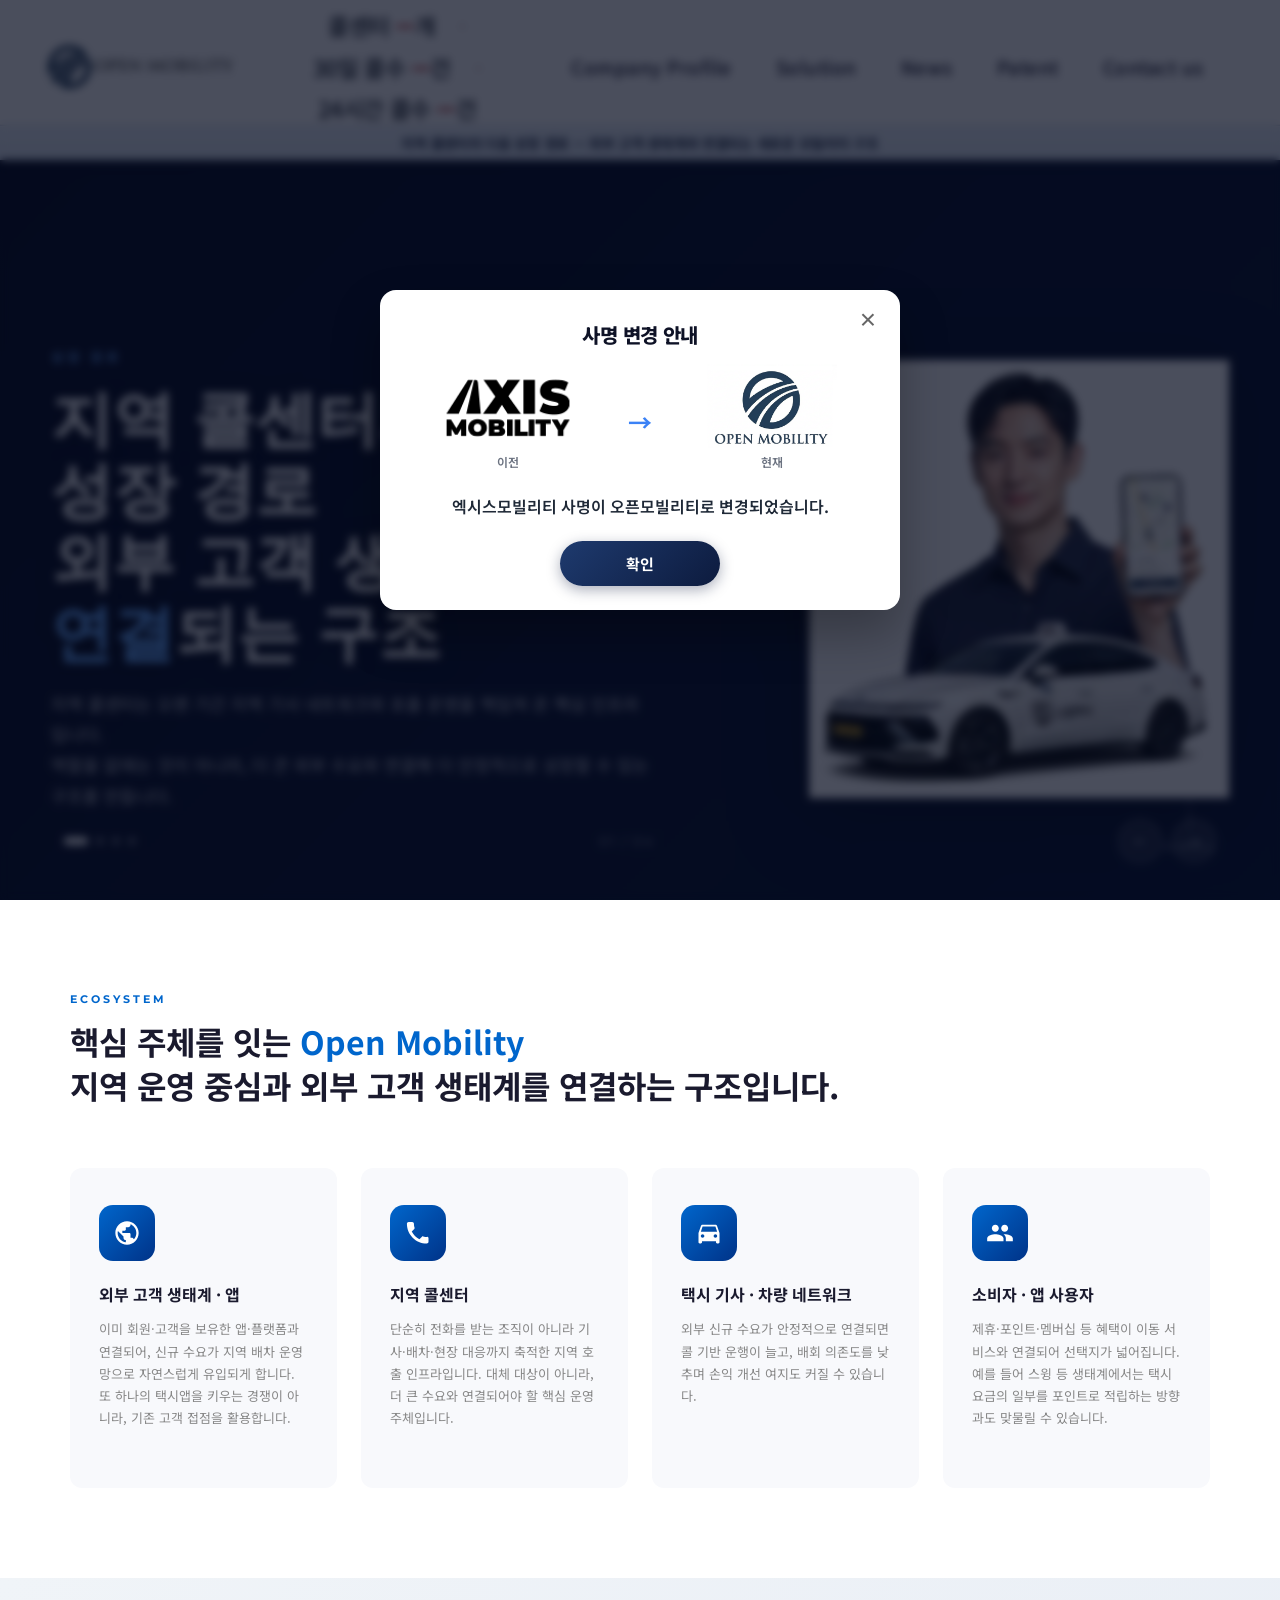
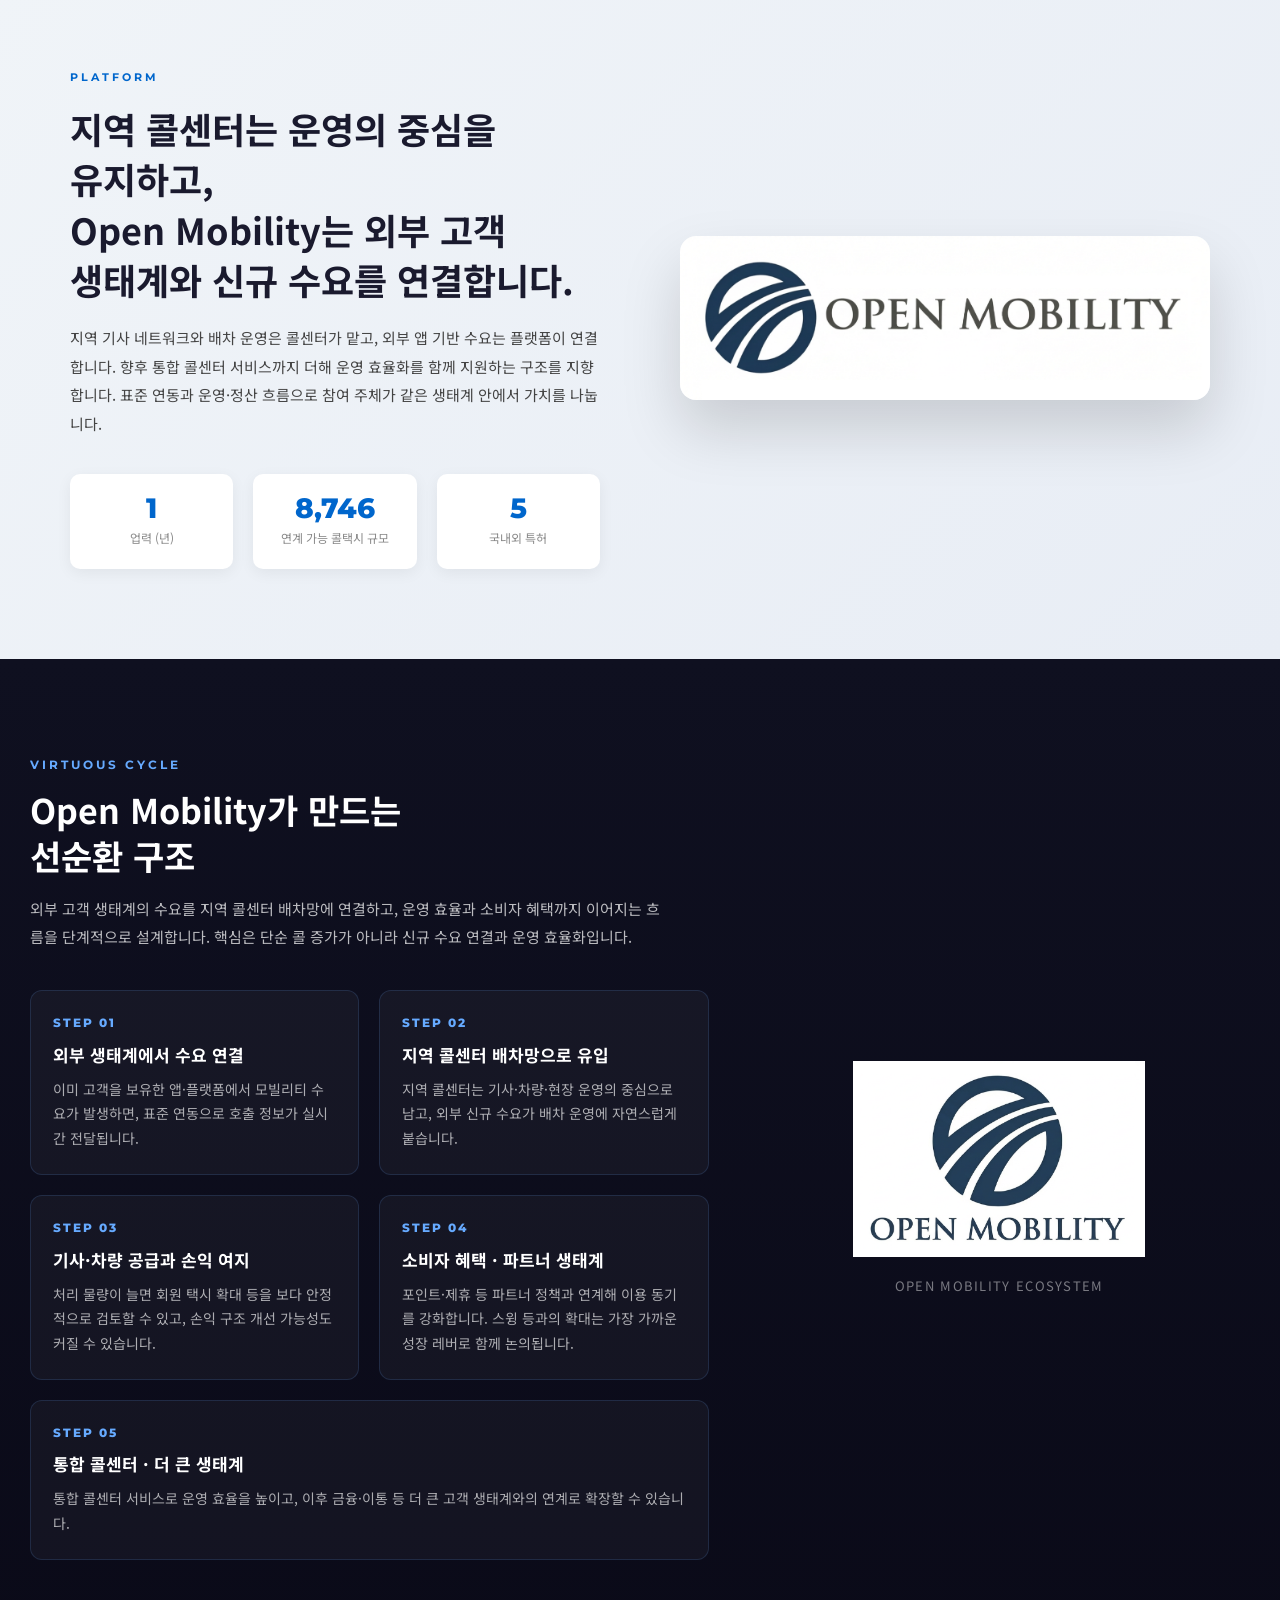
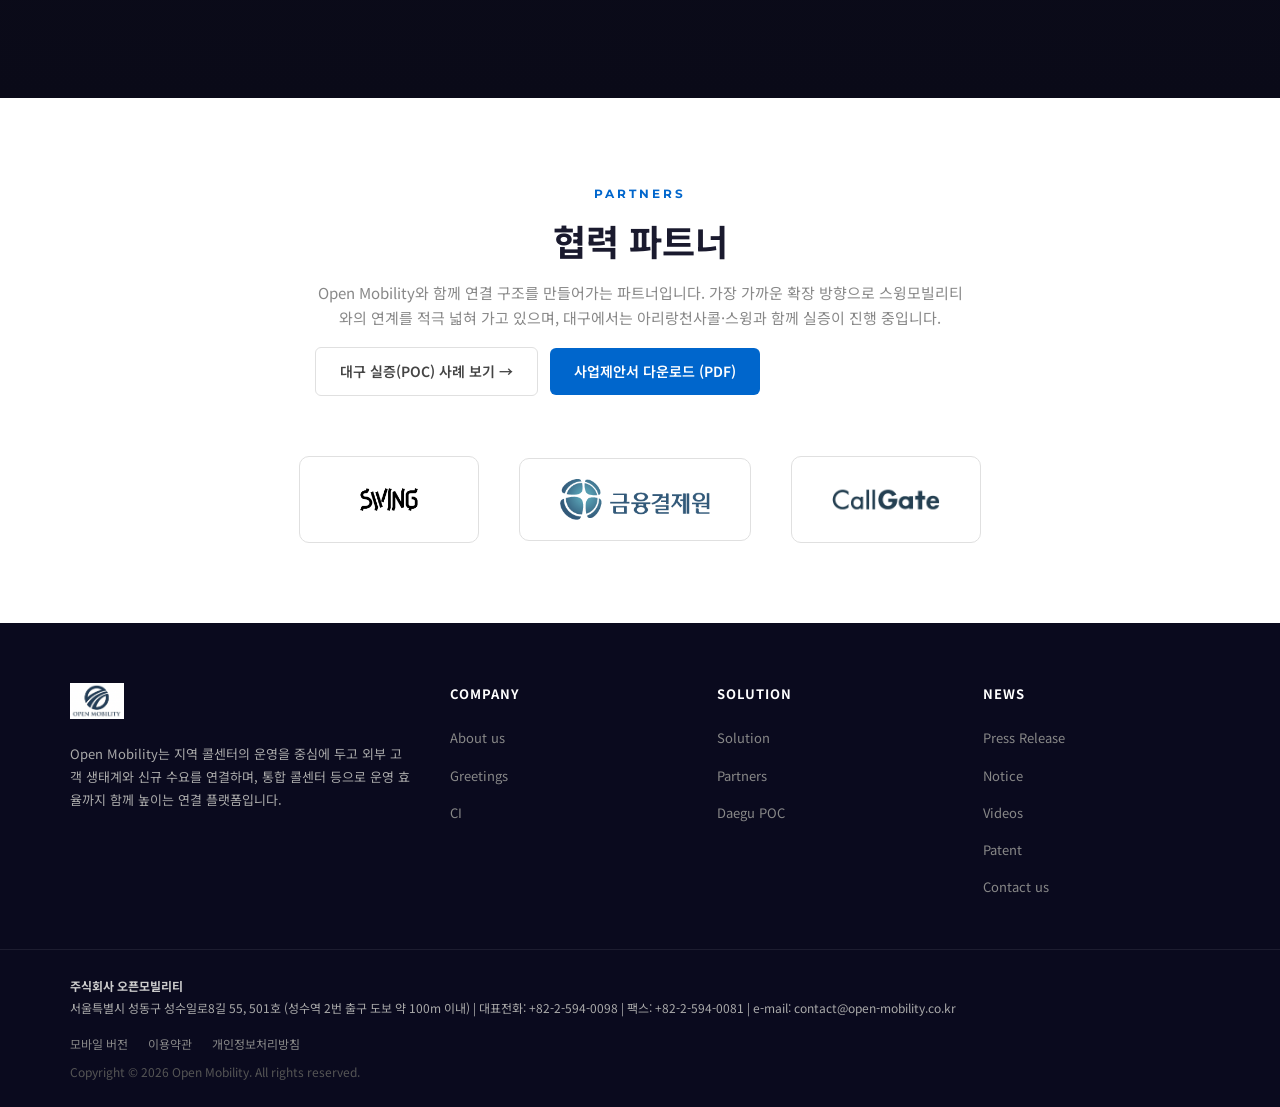
<file: index.html>
<!DOCTYPE html>
<html lang="ko">
<head>
  <meta charset="UTF-8">
  <meta name="naver-site-verification" content="0b1cf3f593bffd3254e7823a9120b3bff90a3ee5">
  <meta name="viewport" content="width=device-width, initial-scale=1.0, viewport-fit=cover">
  <script src="js/mobile-redirect.js?v=20260412biz1"></script>
  <script src="js/force-https.js"></script>
  <title>Open Mobility — 지역 콜센터의 다음 성장 경로, 외부 고객 생태계와 연결하는 모빌리티 구조</title>
  <meta name="description" content="Open Mobility는 지역 콜센터의 운영을 중심에 두고 외부 고객 생태계와 신규 수요를 연결하며, 통합 콜센터 등으로 운영 효율까지 함께 높이는 연결 플랫폼입니다.">
  <link rel="stylesheet" href="css/style.css?v=20260421navUnified">
</head>
<body class="page-home" data-stats-api-url="">
  <!-- 한글 단일 사이트: KOR/CN 언어 전환 UI 없음 (캐시된 구버전 보이면 강력 새로고침) -->

  <!-- ===== HEADER ===== -->
  <header id="header">
    <div class="header-inner">
      <div class="header-logo">
        <a href="index.html" class="logo-link">
          <img src="images/logo2.png" alt="Open Mobility" class="header-logo-img" width="360" height="76">
        </a>
      </div>

      <div class="header-stats" role="status" aria-live="polite">
        <span class="header-stats__line">콜센터 <span class="header-stats__num js-stat-callcenters">—</span>개</span>
        <span class="header-stats__sep" aria-hidden="true">·</span>
        <span class="header-stats__line">30일 콜수 <span class="header-stats__num js-stat-calls-30d">—</span>건</span>
        <span class="header-stats__sep" aria-hidden="true">·</span>
        <span class="header-stats__line">24시간 콜수 <span class="header-stats__num js-stat-calls-24h">—</span>건</span>
      </div>

      <nav class="header-nav">
        <div class="nav-item">
          <a href="company/about.html">Company Profile</a>
          <div class="dropdown">
            <a href="company/about.html">About us</a>
            <a href="company/greetings.html">Greetings</a>
            <a href="company/ci.html">CI</a>
          </div>
        </div>
        <div class="nav-item">
          <a href="business/solution.html">Solution</a>
          <div class="dropdown">
            <a href="business/solution.html">Solution</a>
            <a href="business/partners.html">Partners</a>
            <a href="business/daegu-poc.html">Daegu POC</a>
          </div>
        </div>
        <div class="nav-item">
          <a href="news/press-release.html">News</a>
          <div class="dropdown">
            <a href="news/press-release.html">Press Release</a>
            <a href="news/notice.html">Notice</a>
            <a href="news/videos.html">Videos</a>
          </div>
        </div>
        <div class="nav-item">
          <a href="patent/patent.html">Patent</a>
          <div class="dropdown">
            <a href="patent/patent.html">Patent</a>
          </div>
        </div>
        <div class="nav-item">
          <a href="service/contact.html">Contact us</a>
          <div class="dropdown">
            <a href="service/contact.html">Contact us</a>
          </div>
        </div>
      </nav>

      <div class="hamburger" id="hamburger" aria-label="메뉴">
        <span></span><span></span><span></span>
      </div>
    </div>

    <!-- 메인: 핵심 메시지 — 필요 시 배너 문구만 교체 -->
    <div class="announcement-bar" role="region" aria-label="핵심 메시지">
      <div class="announcement-bar-inner">
        <h1 class="announcement-bar-title">지역 콜센터의 다음 성장 경로 — 외부 고객 생태계와 연결되는 새로운 모빌리티 구조</h1>
      </div>
    </div>
  </header>

  <!-- Mobile Menu -->
  <div class="mobile-menu" id="mobileMenu">
    <div class="mobile-nav-item">
      <a href="company/about.html">Company Profile</a>
      <div class="mobile-dropdown">
        <a href="company/about.html">About us</a>
        <a href="company/greetings.html">Greetings</a>
        <a href="company/ci.html">CI</a>
      </div>
    </div>
    <div class="mobile-nav-item">
      <a href="business/solution.html">Solution</a>
      <div class="mobile-dropdown">
        <a href="business/solution.html">Solution</a>
        <a href="business/partners.html">Partners</a>
        <a href="business/daegu-poc.html">Daegu POC</a>
      </div>
    </div>
    <div class="mobile-nav-item">
      <a href="news/press-release.html">News</a>
      <div class="mobile-dropdown">
        <a href="news/press-release.html">Press Release</a>
        <a href="news/notice.html">Notice</a>
        <a href="news/videos.html">Videos</a>
      </div>
    </div>
    <div class="mobile-nav-item">
      <a href="patent/patent.html">Patent</a>
    </div>
    <div class="mobile-nav-item">
      <a href="service/contact.html">Contact us</a>
    </div>
  </div>

  <!-- 메인 히어로 (상단 여백은 --site-header-offset 으로 헤더 전체 높이만큼) -->
  <div class="home-top-block">
  <!-- ===== HERO SLIDER ===== -->
  <section class="hero-slider" id="hero">

    <div class="hero-slide active" style="background: linear-gradient(135deg, #050a1e 0%, #0d1b3e 50%, #0a2050 100%);">
      <div class="hero-slide-inner">
        <div class="hero-slide-content">
          <div class="slide-label">성장 경로</div>
          <h2>지역 콜센터의 다음 성장 경로<br>외부 고객 생태계와 <em>연결</em>되는 구조</h2>
          <p>지역 콜센터는 오랜 기간 지역 기사 네트워크와 호출 운영을 책임져 온 핵심 인프라입니다.<br>역할을 없애는 것이 아니라, 더 큰 외부 수요와 연결해 더 안정적으로 성장할 수 있는 구조를 만듭니다.</p>
        </div>
        <figure class="hero-slide-visual" aria-hidden="true">
          <img src="images/main-brand-visual.png" alt="" width="520" height="360" fetchpriority="high" decoding="async">
        </figure>
      </div>
    </div>

    <div class="hero-slide" style="background: linear-gradient(135deg, #0a1a3e 0%, #102060 50%, #0a1540 100%);">
      <div class="hero-slide-inner">
        <div class="hero-slide-content">
          <div class="slide-label">시장 환경</div>
          <h2>신규 승객 유입 <em>경로</em>가<br>바뀌고 있습니다</h2>
          <p>대형 플랫폼 중심으로 승객 유입이 집중되는 흐름 속에서,<br>지역 콜센터의 과제는 운영 역량 자체보다 외부 신규 수요와 연결되는 경로를 확보하는 일입니다.</p>
        </div>
        <figure class="hero-slide-visual" aria-hidden="true">
          <img src="images/main-brand-visual.png" alt="" width="520" height="360" loading="lazy" decoding="async">
        </figure>
      </div>
    </div>

    <div class="hero-slide" style="background: linear-gradient(135deg, #0d1030 0%, #1a1050 50%, #0d0a30 100%);">
      <div class="hero-slide-inner">
        <div class="hero-slide-content">
          <div class="slide-label">연결 구조</div>
          <h2>또 하나의 호출앱이 아니라<br><em>연결 구조</em>가 필요합니다</h2>
          <p>지역 콜센터는 여전히 지역 운영의 중심입니다.<br>자체 앱 경쟁이 아니라, 이미 고객을 보유한 외부 생태계와 연결되어 수요가 배차 운영망으로 유입되는 것이 핵심입니다.</p>
        </div>
        <figure class="hero-slide-visual" aria-hidden="true">
          <img src="images/main-brand-visual.png" alt="" width="520" height="360" loading="lazy" decoding="async">
        </figure>
      </div>
    </div>

    <div class="hero-slide" style="background: linear-gradient(135deg, #051428 0%, #0a2a48 50%, #051428 100%);">
      <div class="hero-slide-inner">
        <div class="hero-slide-content">
          <div class="slide-label">실증 · 확장</div>
          <h2>이미 대구에서 <em>움직이기</em><br>시작했습니다</h2>
          <p>Open Mobility는 지역 콜센터를 대체하지 않습니다. 대구에서는 아리랑천사콜·스윙모빌리티와 함께 실증이 진행 중이며,<br>가까운 확장으로 스윙과의 연계를 넓혀 갑니다.</p>
        </div>
        <figure class="hero-slide-visual" aria-hidden="true">
          <img src="images/main-brand-visual.png" alt="" width="520" height="360" loading="lazy" decoding="async">
        </figure>
      </div>
    </div>

    <!-- Controls -->
    <div class="hero-controls">
      <div class="hero-pagination">
        <div class="hero-dot active"></div>
        <div class="hero-dot"></div>
        <div class="hero-dot"></div>
        <div class="hero-dot"></div>
      </div>
      <div class="hero-counter">01 / 04</div>
      <div class="hero-nav">
        <button class="hero-prev" aria-label="이전">&#8592;</button>
        <button class="hero-next" aria-label="다음">&#8594;</button>
      </div>
    </div>

    <div class="scroll-indicator">
      <div class="arrow"></div>
      <span>Scroll</span>
    </div>
  </section>
  </div>

  <!-- ===== FEATURE SECTION ===== -->
  <section class="feature-section">
    <div class="container">
      <div class="feature-heading fade-up">
        <div class="en-title">Ecosystem</div>
        <h2>핵심 주체를 잇는 <strong>Open Mobility</strong><br>지역 운영 중심과 외부 고객 생태계를 연결하는 구조입니다.</h2>
      </div>

      <div class="feature-slides">

        <div class="feature-card fade-up">
          <div class="icon">
            <svg viewBox="0 0 24 24" xmlns="http://www.w3.org/2000/svg">
              <path d="M12 2C6.48 2 2 6.48 2 12s4.48 10 10 10 10-4.48 10-10S17.52 2 12 2zm-1 17.93c-3.95-.49-7-3.85-7-7.93 0-.62.08-1.21.21-1.79L9 15v1c0 1.1.9 2 2 2v1.93zm6.9-2.54c-.26-.81-1-1.39-1.9-1.39h-1v-3c0-.55-.45-1-1-1H8v-2h2c.55 0 1-.45 1-1V7h2c1.1 0 2-.9 2-2v-.41c2.93 1.19 5 4.06 5 7.41 0 2.08-.8 3.97-2.1 5.39z"/>
            </svg>
          </div>
          <h3>외부 고객 생태계 · 앱</h3>
          <p>이미 회원·고객을 보유한 앱·플랫폼과 연결되어, 신규 수요가 지역 배차 운영망으로 자연스럽게 유입되게 합니다. 또 하나의 택시앱을 키우는 경쟁이 아니라, 기존 고객 접점을 활용합니다.</p>
        </div>

        <div class="feature-card fade-up">
          <div class="icon">
            <svg viewBox="0 0 24 24" xmlns="http://www.w3.org/2000/svg">
              <path d="M20 15.5c-1.25 0-2.45-.2-3.57-.57-.35-.11-.74-.03-1.02.24l-2.2 2.2c-2.83-1.44-5.15-3.75-6.59-6.59l2.2-2.21c.28-.26.36-.65.25-1C8.7 6.45 8.5 5.25 8.5 4c0-.83-.67-1.5-1.5-1.5H4c-.83 0-1.5.67-1.5 1.5 0 9.39 7.61 17 17 17 .83 0 1.5-.67 1.5-1.5v-3c0-.83-.67-1.5-1.5-1.5z"/>
            </svg>
          </div>
          <h3>지역 콜센터</h3>
          <p>단순히 전화를 받는 조직이 아니라 기사·배차·현장 대응까지 축적한 지역 호출 인프라입니다. 대체 대상이 아니라, 더 큰 수요와 연결되어야 할 핵심 운영 주체입니다.</p>
        </div>

        <div class="feature-card fade-up">
          <div class="icon">
            <svg viewBox="0 0 24 24" xmlns="http://www.w3.org/2000/svg">
              <path d="M18.92 6.01C18.72 5.42 18.16 5 17.5 5h-11c-.66 0-1.21.42-1.42 1.01L3 12v8c0 .55.45 1 1 1h1c.55 0 1-.45 1-1v-1h12v1c0 .55.45 1 1 1h1c.55 0 1-.45 1-1v-8l-2.08-5.99zM6.5 16c-.83 0-1.5-.67-1.5-1.5S5.67 13 6.5 13s1.5.67 1.5 1.5S7.33 16 6.5 16zm11 0c-.83 0-1.5-.67-1.5-1.5s.67-1.5 1.5-1.5 1.5.67 1.5 1.5-.67 1.5-1.5 1.5zM5 11l1.5-4.5h11L19 11H5z"/>
            </svg>
          </div>
          <h3>택시 기사 · 차량 네트워크</h3>
          <p>외부 신규 수요가 안정적으로 연결되면 콜 기반 운행이 늘고, 배회 의존도를 낮추며 손익 개선 여지도 커질 수 있습니다.</p>
        </div>

        <div class="feature-card fade-up">
          <div class="icon">
            <svg viewBox="0 0 24 24" xmlns="http://www.w3.org/2000/svg">
              <path d="M16 11c1.66 0 2.99-1.34 2.99-3S17.66 5 16 5c-1.66 0-3 1.34-3 3s1.34 3 3 3zm-8 0c1.66 0 2.99-1.34 2.99-3S9.66 5 8 5C6.34 5 5 6.34 5 8s1.34 3 3 3zm0 2c-2.33 0-7 1.17-7 3.5V19h14v-2.5c0-2.33-4.67-3.5-7-3.5zm8 0c-.29 0-.62.02-.97.05 1.16.84 1.97 1.97 1.97 3.45V19h6v-2.5c0-2.33-4.67-3.5-7-3.5z"/>
            </svg>
          </div>
          <h3>소비자 · 앱 사용자</h3>
          <p>제휴·포인트·멤버십 등 혜택이 이동 서비스와 연결되어 선택지가 넓어집니다. 예를 들어 스윙 등 생태계에서는 택시 요금의 일부를 포인트로 적립하는 방향과도 맞물릴 수 있습니다.</p>
        </div>

        <div class="feature-card fade-up">
          <div class="icon">
            <svg viewBox="0 0 24 24" xmlns="http://www.w3.org/2000/svg">
              <path d="M11.8 10.9c-2.27-.59-3-1.2-3-2.15 0-1.09 1.01-1.85 2.7-1.85 1.78 0 2.44.85 2.5 2.1h2.21c-.07-1.72-1.12-3.3-3.21-3.81V3h-3v2.16c-1.94.42-3.5 1.68-3.5 3.61 0 2.31 1.91 3.46 4.7 4.13 2.5.6 3 1.48 3 2.41 0 .69-.49 1.79-2.7 1.79-2.06 0-2.87-.92-2.98-2.1h-2.2c.12 2.19 1.76 3.42 3.68 3.83V21h3v-2.15c1.95-.37 3.5-1.5 3.5-3.55 0-2.84-2.43-3.81-4.7-4.4z"/>
            </svg>
          </div>
          <h3>금융 · 이통사 (다음 단계)</h3>
          <p>금융은 생활형 결제·혜택 접점을, 이통사는 대규모 회원·포인트와 실제 소비를 잇는 서비스를 필요로 합니다. 택시는 그 연결에 적합한 생활형 서비스로, 스윙과의 확대 이후 더 큰 생태계로 확장할 수 있습니다.</p>
        </div>

      </div>
    </div>
  </section>

  <!-- ===== INFO SECTION ===== -->
  <section class="info-section">
    <div class="container">
      <div class="info-grid">
        <div class="info-content fade-up">
          <div class="label">Platform</div>
          <h2>지역 콜센터는 운영의 중심을 유지하고,<br>Open Mobility는 외부 고객 생태계와 신규 수요를 연결합니다.</h2>
          <p>지역 기사 네트워크와 배차 운영은 콜센터가 맡고, 외부 앱 기반 수요는 플랫폼이 연결합니다. 향후 통합 콜센터 서비스까지 더해 운영 효율화를 함께 지원하는 구조를 지향합니다. 표준 연동과 운영·정산 흐름으로 참여 주체가 같은 생태계 안에서 가치를 나눕니다.</p>

          <div class="info-stats">
            <div class="stat-item">
              <div class="num" data-target="4">0</div>
              <div class="stat-label">업력 (년)</div>
            </div>
            <div class="stat-item">
              <div class="num" data-target="24000">0</div>
              <div class="stat-label">연계 가능 콜택시 규모</div>
            </div>
            <div class="stat-item">
              <div class="num" data-target="14">0</div>
              <div class="stat-label">국내외 특허</div>
            </div>
          </div>
        </div>

        <div class="info-image fade-up">
          <img src="images/main/msec03-img.png"
               alt="Open Mobility 플랫폼 연동 개요"
               loading="lazy"
               onerror="this.onerror=null;this.src='images/logo2.png';">
        </div>
      </div>
    </div>
  </section>

  <!-- ===== 선순환 구조 ===== -->
  <section class="cycle-section">
    <div class="container">
      <div class="esg-grid cycle-layout">
        <div class="fade-up">
          <div class="label">Virtuous cycle</div>
          <h2>Open Mobility가 만드는<br>선순환 구조</h2>
          <p class="lead">외부 고객 생태계의 수요를 지역 콜센터 배차망에 연결하고, 운영 효율과 소비자 혜택까지 이어지는 흐름을 단계적으로 설계합니다. 핵심은 단순 콜 증가가 아니라 신규 수요 연결과 운영 효율화입니다.</p>

          <div class="cycle-grid">
            <div class="cycle-card">
              <div class="step-num">STEP 01</div>
              <h3>외부 생태계에서 수요 연결</h3>
              <p>이미 고객을 보유한 앱·플랫폼에서 모빌리티 수요가 발생하면, 표준 연동으로 호출 정보가 실시간 전달됩니다.</p>
            </div>
            <div class="cycle-card">
              <div class="step-num">STEP 02</div>
              <h3>지역 콜센터 배차망으로 유입</h3>
              <p>지역 콜센터는 기사·차량·현장 운영의 중심으로 남고, 외부 신규 수요가 배차 운영에 자연스럽게 붙습니다.</p>
            </div>
            <div class="cycle-card">
              <div class="step-num">STEP 03</div>
              <h3>기사·차량 공급과 손익 여지</h3>
              <p>처리 물량이 늘면 회원 택시 확대 등을 보다 안정적으로 검토할 수 있고, 손익 구조 개선 가능성도 커질 수 있습니다.</p>
            </div>
            <div class="cycle-card">
              <div class="step-num">STEP 04</div>
              <h3>소비자 혜택 · 파트너 생태계</h3>
              <p>포인트·제휴 등 파트너 정책과 연계해 이용 동기를 강화합니다. 스윙 등과의 확대는 가장 가까운 성장 레버로 함께 논의됩니다.</p>
            </div>
            <div class="cycle-card cycle-card--full">
              <div class="step-num">STEP 05</div>
              <h3>통합 콜센터 · 더 큰 생태계</h3>
              <p>통합 콜센터 서비스로 운영 효율을 높이고, 이후 금융·이통 등 더 큰 고객 생태계와의 연계로 확장할 수 있습니다.</p>
            </div>
          </div>
        </div>

        <div class="cycle-aside fade-up">
          <div class="cycle-logo-wrap">
            <img class="cycle-section-logo-img" src="images/logo1.png" alt="Open Mobility 로고" loading="lazy" decoding="async">
            <div class="cycle-tagline">OPEN MOBILITY ECOSYSTEM</div>
          </div>
        </div>
      </div>
    </div>
  </section>

  <!-- ===== PARTNERS SECTION ===== -->
  <section class="partners-section">
    <div class="container">
      <div class="section-title fade-up">
        <div class="label">Partners</div>
        <h2>협력 파트너</h2>
        <p>Open Mobility와 함께 연결 구조를 만들어가는 파트너입니다. 가장 가까운 확장 방향으로 스윙모빌리티와의 연계를 적극 넓혀 가고 있으며, 대구에서는 아리랑천사콜·스윙과 함께 실증이 진행 중입니다.</p>
        <p style="margin-top:16px;display:flex;flex-wrap:wrap;gap:12px;align-items:center;">
          <a href="business/daegu-poc.html" class="btn btn-outline" style="display:inline-block;">대구 실증(POC) 사례 보기 →</a>
          <a href="downloads/open_mobility_partnership_proposal.pdf" class="btn btn-primary" style="display:inline-block;" download="open_mobility_partnership_proposal.pdf">사업제안서 다운로드 (PDF)</a>
        </p>
      </div>

      <div class="partners-grid">
        <div class="partner-item fade-up">
          <img src="images/partners/partner-swing.png"
               alt="SWING"
               onerror="this.style.display='none'; this.parentElement.innerHTML='<span style=\'font-family:Montserrat,sans-serif;font-weight:800;font-size:20px;color:#333;\'>SWING</span>'">
        </div>
        <div class="partner-item fade-up">
          <img src="images/partners/partner-kftc.png"
               alt="금융결제원"
               onerror="this.style.display='none'; this.parentElement.innerHTML='<span style=\'font-size:14px;font-weight:700;color:#333;\'>금융결제원</span>'">
        </div>
        <div class="partner-item fade-up">
          <img src="images/partners/partner-callgate.png"
               alt="콜게이트"
               onerror="this.style.display='none'; this.parentElement.innerHTML='<span style=\'font-size:14px;font-weight:700;color:#333;\'>콜게이트</span>'">
        </div>
      </div>
    </div>
  </section>

  <!-- ===== FOOTER ===== -->
  <footer id="footer">
    <div class="footer-main">
      <div class="container">
        <div class="footer-grid">
          <div class="footer-brand">
            <a href="index.html" class="footer-logo-link">
              <img src="images/logo1.png" alt="Open Mobility" class="footer-logo-img" width="160" height="36">
            </a>
            <p>Open Mobility는 지역 콜센터의 운영을 중심에 두고 외부 고객 생태계와 신규 수요를 연결하며, 통합 콜센터 등으로 운영 효율까지 함께 높이는 연결 플랫폼입니다.</p>
          </div>
          <div class="footer-col">
            <h4>Company</h4>
            <ul>
              <li><a href="company/about.html">About us</a></li>
              <li><a href="company/greetings.html">Greetings</a></li>
              <li><a href="company/ci.html">CI</a></li>
            </ul>
          </div>
          <div class="footer-col">
            <h4>Solution</h4>
            <ul>
              <li><a href="business/solution.html">Solution</a></li>
              <li><a href="business/partners.html">Partners</a></li>
              <li><a href="business/daegu-poc.html">Daegu POC</a></li>
            </ul>
          </div>
          <div class="footer-col">
            <h4>News</h4>
            <ul>
              <li><a href="news/press-release.html">Press Release</a></li>
              <li><a href="news/notice.html">Notice</a></li>
              <li><a href="news/videos.html">Videos</a></li>
              <li><a href="patent/patent.html">Patent</a></li>
              <li><a href="service/contact.html">Contact us</a></li>
            </ul>
          </div>
        </div>
      </div>
    </div>

    <div class="footer-bottom">
      <div class="container">
        <div class="footer-bottom-inner">
          <div class="footer-info">
            <strong>주식회사 오픈모빌리티</strong><br>
            서울특별시 성동구 성수일로8길 55, 501호 (성수역 2번 출구 도보 약 100m 이내) | 대표전화: +82-2-594-0098 | 팩스: +82-2-594-0081 | e-mail: contact@open-mobility.co.kr
          </div>
          <div>
            <div class="footer-links">
              <a href="m/index.html">모바일 버전</a>
              <a href="#">이용약관</a>
              <a href="#">개인정보처리방침</a>
            </div>
            <div class="footer-copy">Copyright © 2026 Open Mobility. All rights reserved.</div>
          </div>
        </div>
      </div>
    </div>
  </footer>

  <!-- 사명 변경 안내 (세션당 1회) -->
  <div id="rebrandModal" class="rebrand-modal" aria-hidden="true" role="dialog" aria-modal="true" aria-labelledby="rebrandModalTitle">
    <div class="rebrand-modal__backdrop" tabindex="-1"></div>
    <div class="rebrand-modal__dialog">
      <button type="button" class="rebrand-modal__close" aria-label="닫기">&times;</button>
      <h2 id="rebrandModalTitle" class="rebrand-modal__title">사명 변경 안내</h2>
      <div class="rebrand-modal__logos">
        <div class="rebrand-modal__logo-cell">
          <img src="images/logos/axis_logo_black.png" alt="Axis Mobility (이전 사명)" width="200" height="80" loading="eager" decoding="async">
          <span class="rebrand-modal__logo-caption">이전</span>
        </div>
        <span class="rebrand-modal__arrow" aria-hidden="true">→</span>
        <div class="rebrand-modal__logo-cell">
          <img src="images/logos/open-mobility_logo1.png" alt="Open Mobility" width="200" height="80" loading="eager" decoding="async">
          <span class="rebrand-modal__logo-caption">현재</span>
        </div>
      </div>
      <p class="rebrand-modal__text">엑시스모빌리티 사명이 오픈모빌리티로 변경되었습니다.</p>
      <button type="button" class="rebrand-modal__confirm">확인</button>
    </div>
  </div>

  <script src="js/header-stats.js?v=20260123stats3"></script>
  <script src="js/main.js?v=20260123stats3"></script>
</body>
</html>
</file>
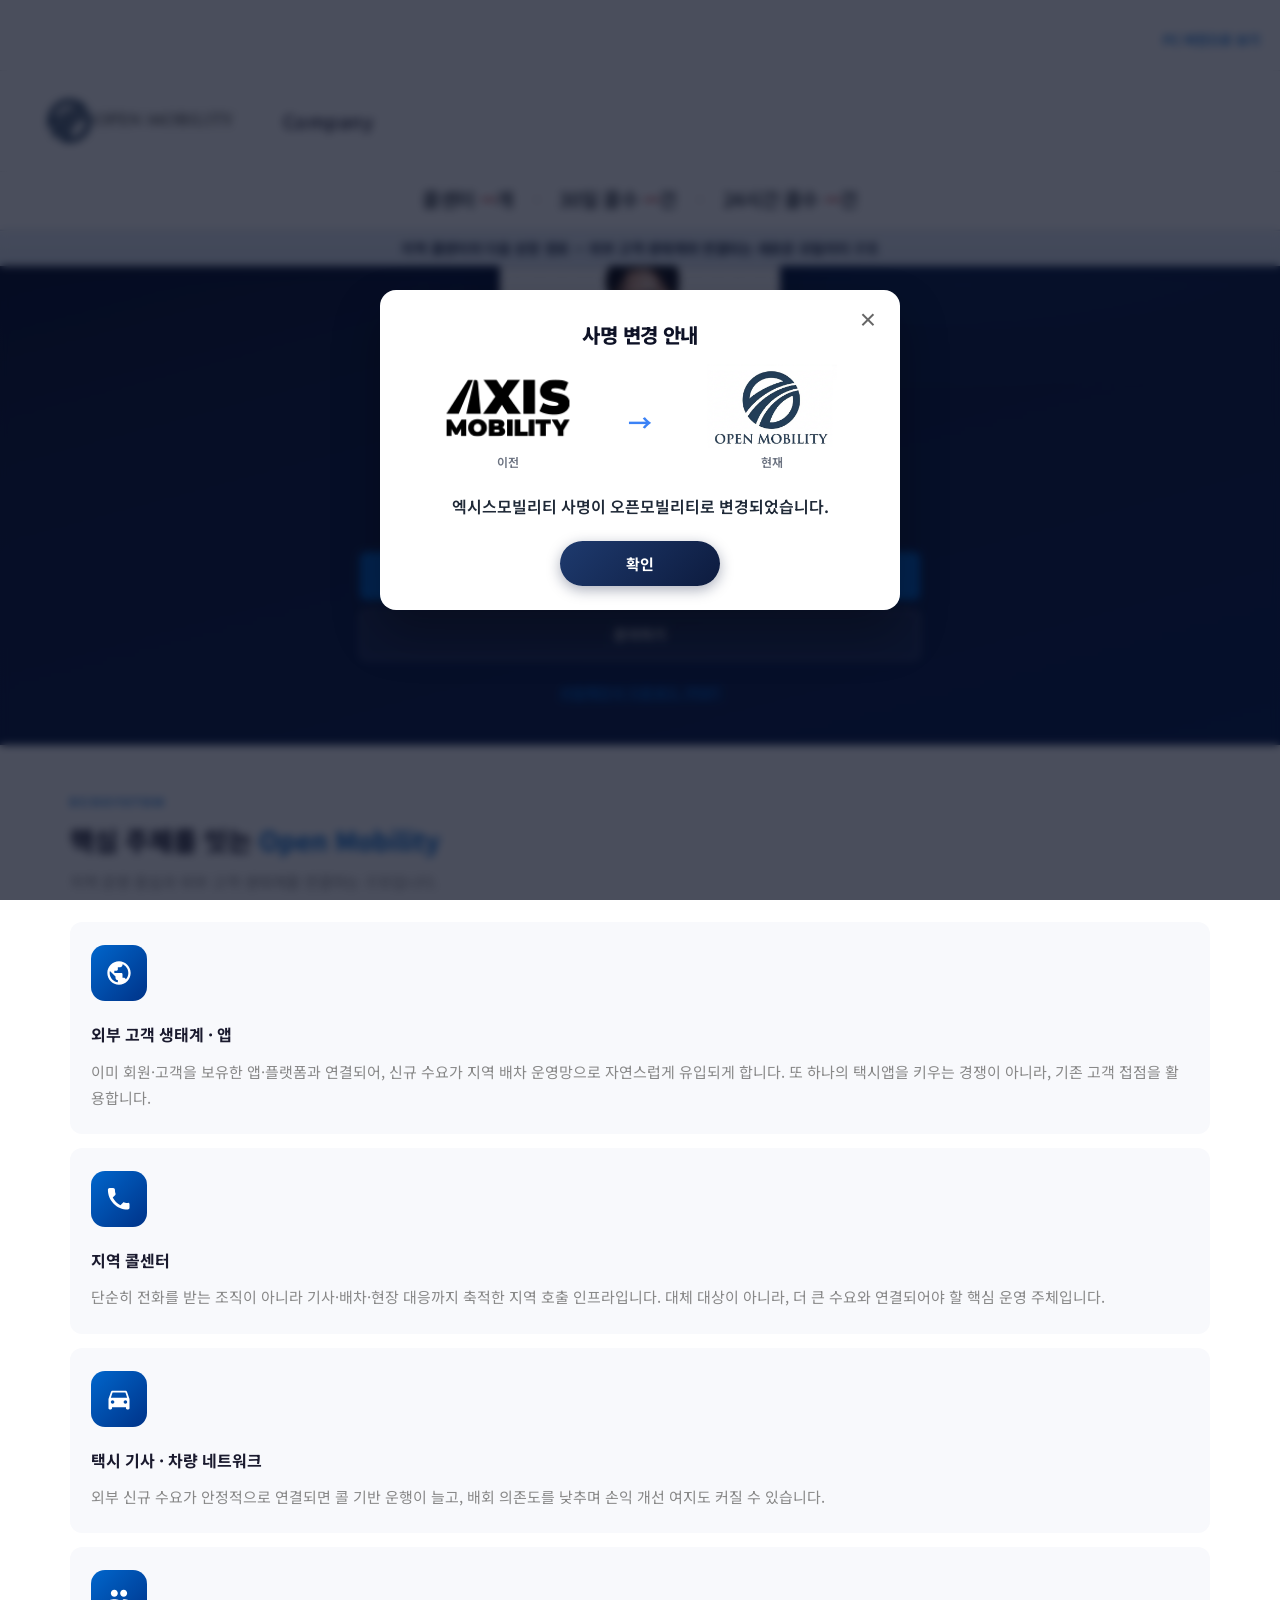
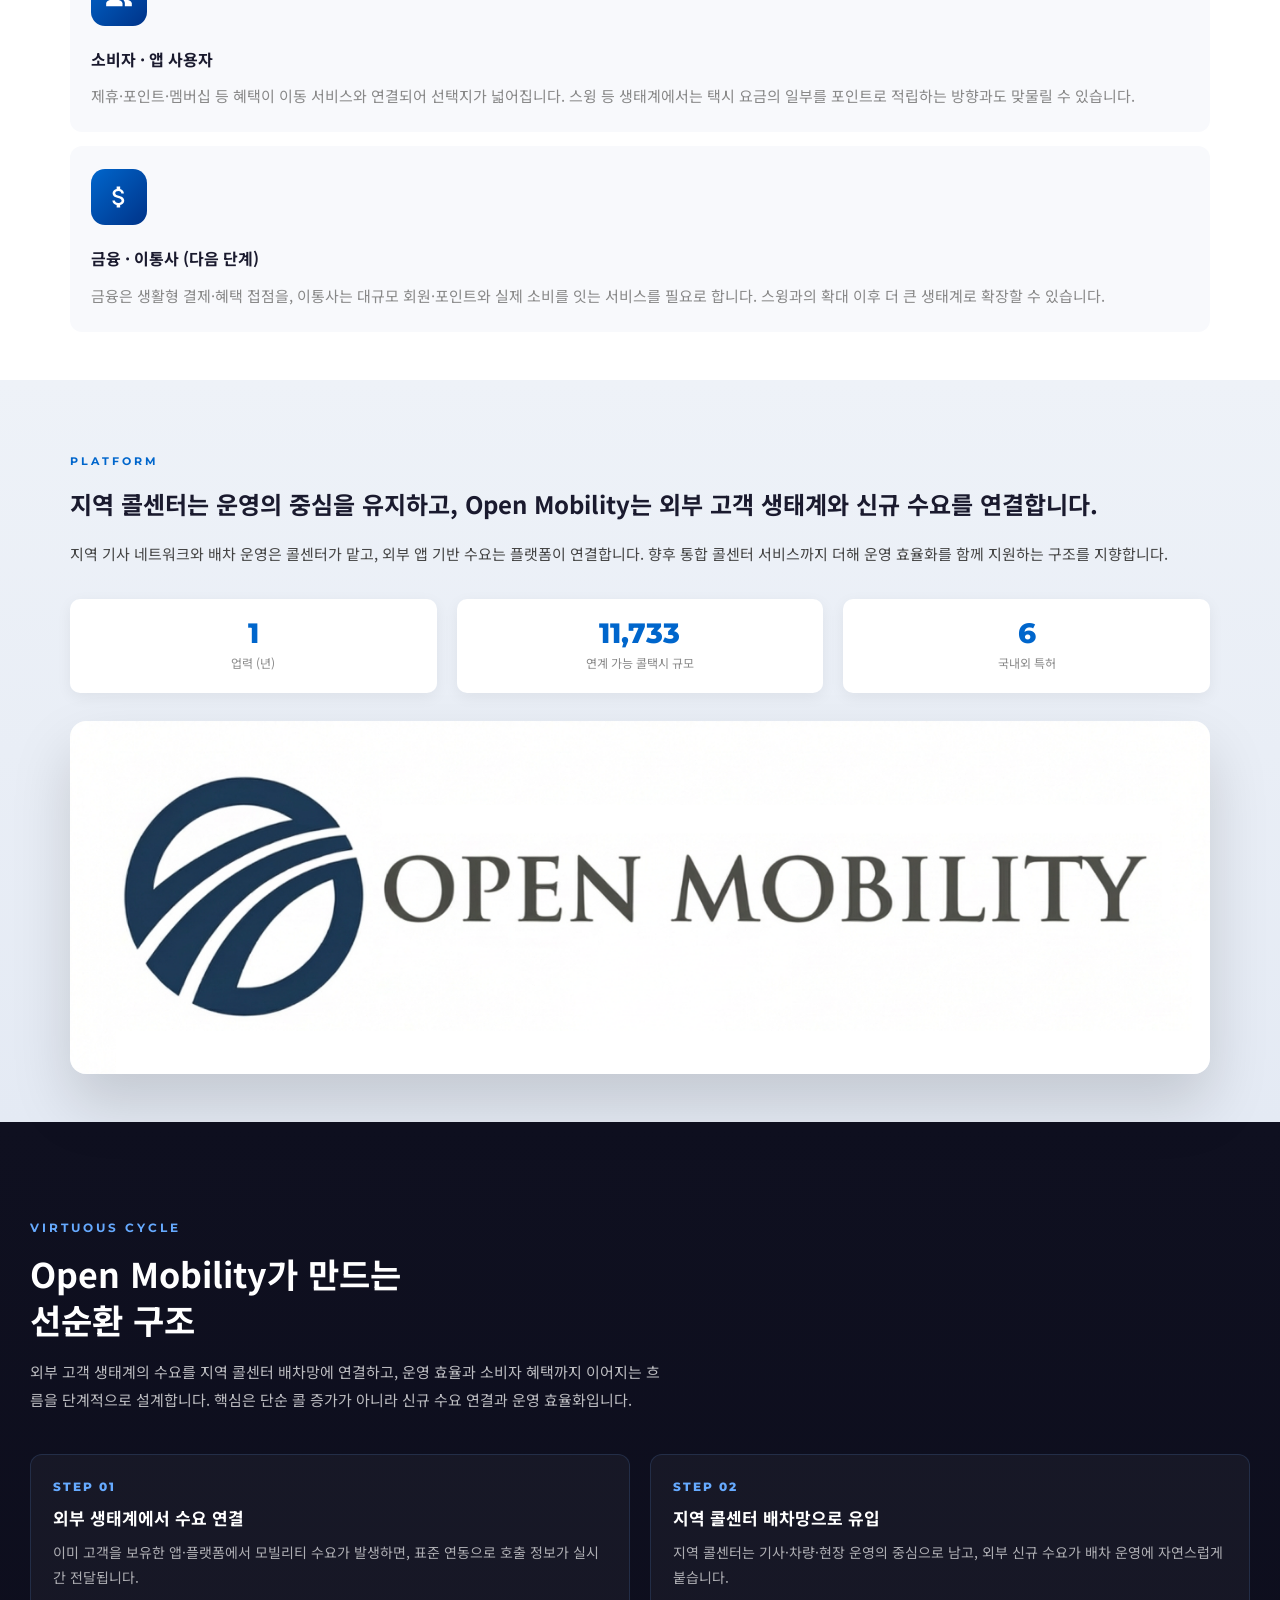
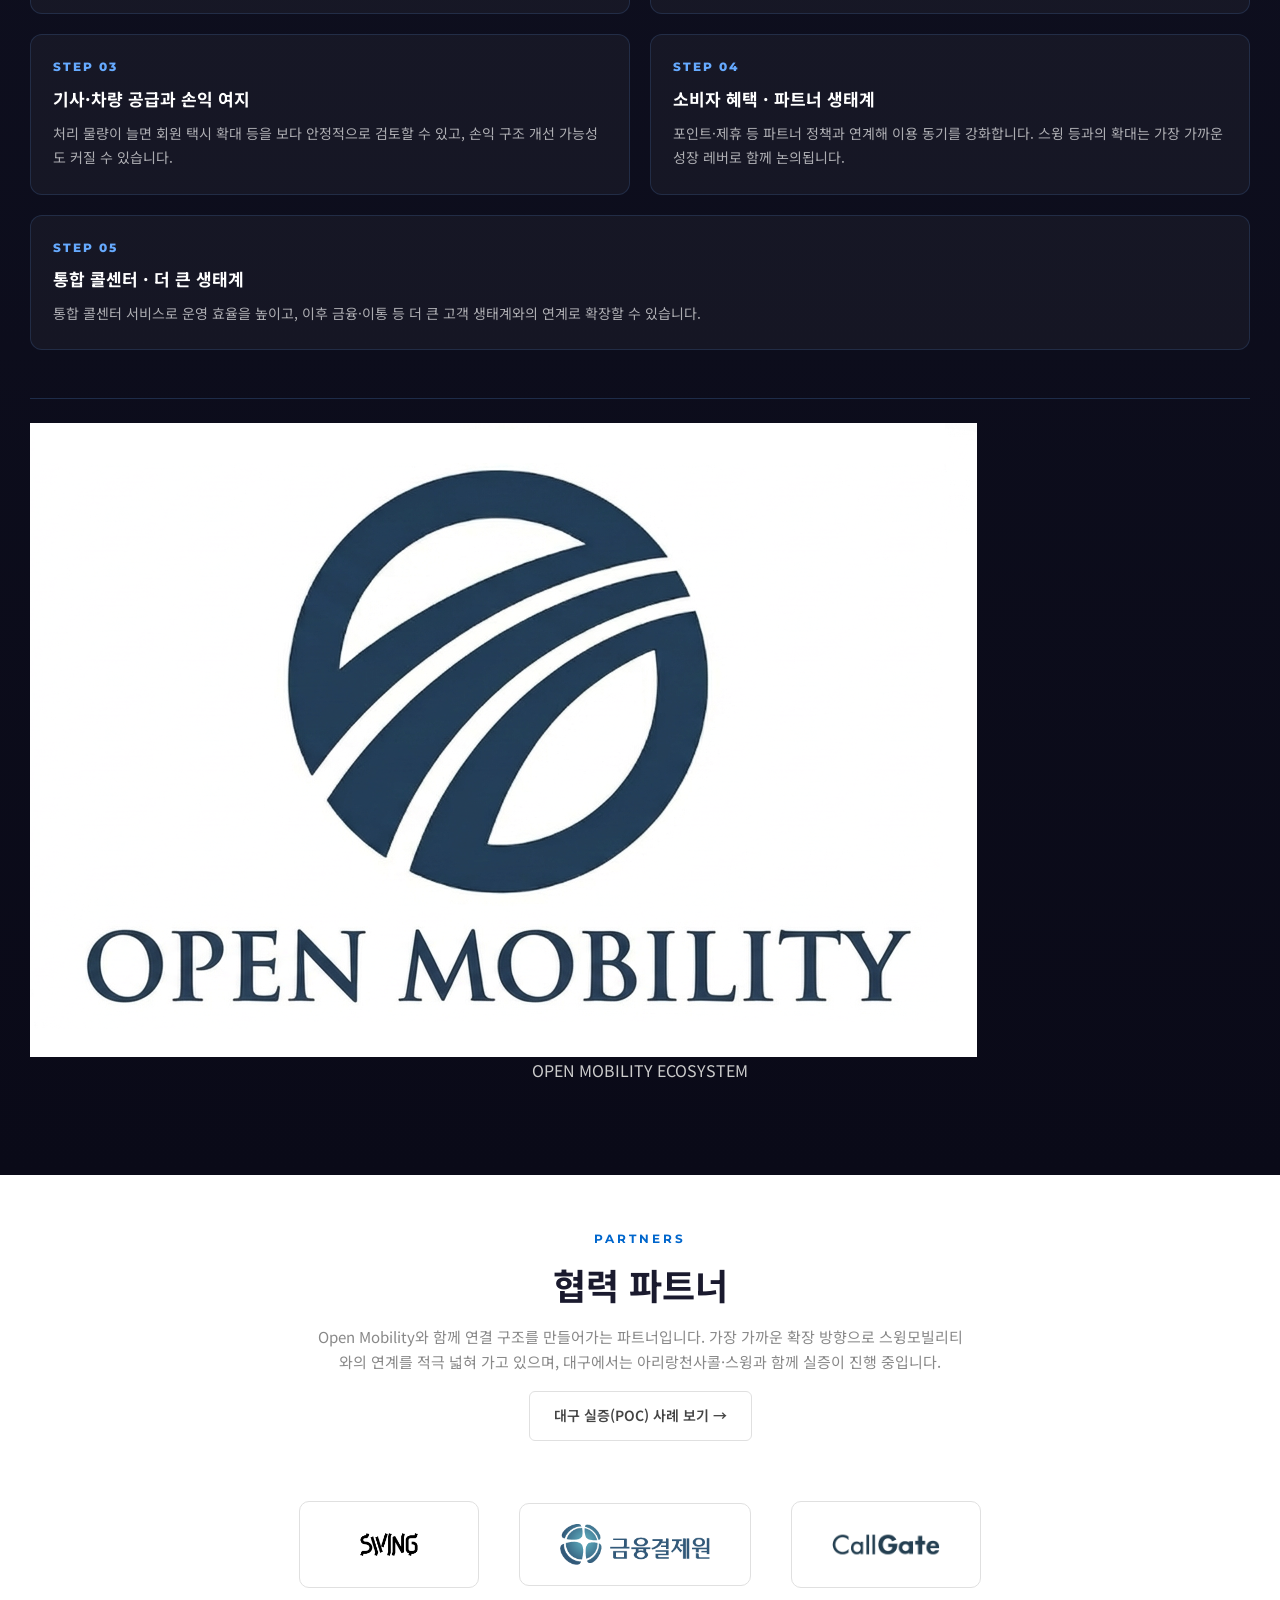
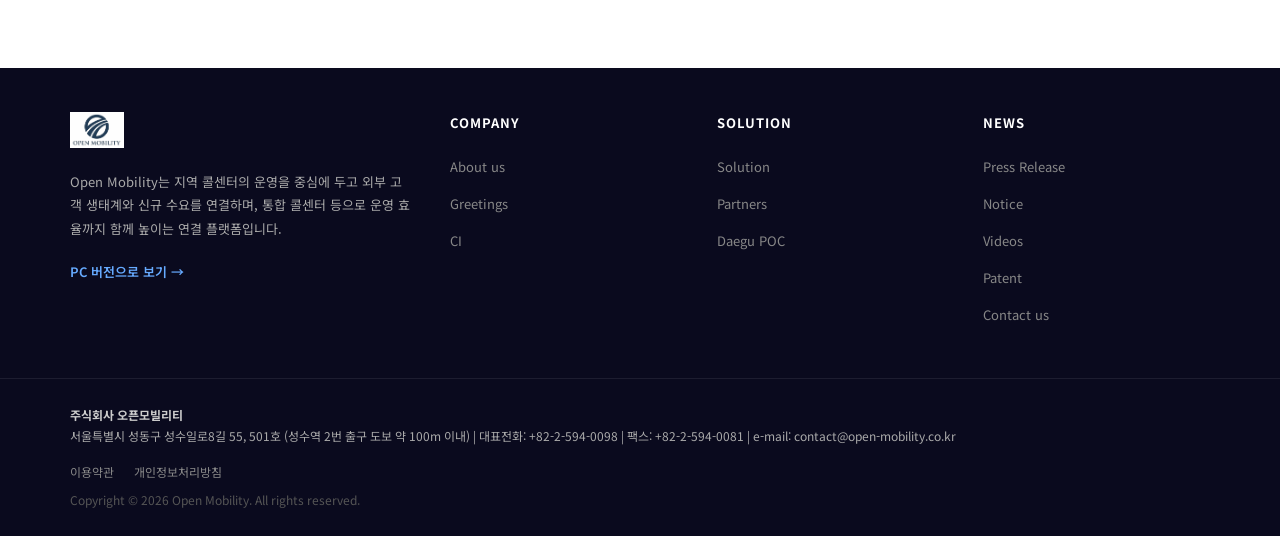
<file: m/index.html>
<!DOCTYPE html>
<html lang="ko">
<head>
  <meta charset="UTF-8">
  <meta name="naver-site-verification" content="0b1cf3f593bffd3254e7823a9120b3bff90a3ee5">
  <meta name="viewport" content="width=device-width, initial-scale=1.0, viewport-fit=cover">
  <script src="../js/mobile-redirect.js?v=20260412biz1"></script>
  <script src="../js/force-https.js"></script>
  <title>Open Mobility (모바일) — 지역 콜센터의 다음 성장 경로</title>
  <meta name="description" content="Open Mobility는 지역 콜센터의 운영을 중심에 두고 외부 고객 생태계와 신규 수요를 연결하며, 통합 콜센터 등으로 운영 효율까지 함께 높이는 연결 플랫폼입니다.">
  <meta name="robots" content="index,follow">
  <link rel="canonical" href="../index.html">
  <link rel="stylesheet" href="../css/style.css?v=20260421navUnified">
  <link rel="stylesheet" href="../css/m-site.css?v=20260421navUnified">
</head>
<body class="page-home page-m-site" data-stats-api-url="">
  <!-- 한글 단일 사이트: KOR/CN 없음 -->

  <a href="#m-main" class="m-site-skip">본문으로 건너뛰기</a>

  <header id="header">
    <div class="m-top-bar">
      <a href="../index.html?desktop=1" class="m-link-pc">PC 버전으로 보기</a>
    </div>
    <div class="header-inner">
      <div class="header-logo">
        <a href="index.html" class="logo-link">
          <img src="../images/logo2.png" alt="Open Mobility" class="header-logo-img" width="360" height="76">
        </a>
      </div>

      <nav class="header-nav" aria-hidden="true">
        <div class="nav-item"><a href="../company/about.html">Company</a></div>
      </nav>

      <div class="hamburger" id="hamburger" aria-label="메뉴">
        <span></span><span></span><span></span>
      </div>
    </div>

    <div class="header-stats header-stats--m" role="status" aria-live="polite">
      <span class="header-stats__line">콜센터 <span class="header-stats__num js-stat-callcenters">—</span>개</span>
      <span class="header-stats__sep" aria-hidden="true">·</span>
      <span class="header-stats__line">30일 콜수 <span class="header-stats__num js-stat-calls-30d">—</span>건</span>
      <span class="header-stats__sep" aria-hidden="true">·</span>
      <span class="header-stats__line">24시간 콜수 <span class="header-stats__num js-stat-calls-24h">—</span>건</span>
    </div>

    <div class="announcement-bar" role="region" aria-label="핵심 메시지">
      <div class="announcement-bar-inner">
        <p class="announcement-bar-title">지역 콜센터의 다음 성장 경로 — 외부 고객 생태계와 연결되는 새로운 모빌리티 구조</p>
      </div>
    </div>
  </header>

  <div class="mobile-menu" id="mobileMenu">
    <div class="mobile-nav-item">
      <a href="../company/about.html">Company Profile</a>
      <div class="mobile-dropdown">
        <a href="../company/about.html">About us</a>
        <a href="../company/greetings.html">Greetings</a>
        <a href="../company/ci.html">CI</a>
      </div>
    </div>
    <div class="mobile-nav-item">
      <a href="../business/solution.html">Solution</a>
      <div class="mobile-dropdown">
        <a href="../business/solution.html">Solution</a>
        <a href="../business/partners.html">Partners</a>
        <a href="../business/daegu-poc.html">Daegu POC</a>
      </div>
    </div>
    <div class="mobile-nav-item">
      <a href="../news/press-release.html">News</a>
      <div class="mobile-dropdown">
        <a href="../news/press-release.html">Press Release</a>
        <a href="../news/notice.html">Notice</a>
        <a href="../news/videos.html">Videos</a>
      </div>
    </div>
    <div class="mobile-nav-item">
      <a href="../patent/patent.html">Patent</a>
    </div>
    <div class="mobile-nav-item">
      <a href="../service/contact.html">Contact us</a>
    </div>
    <div class="mobile-nav-item">
      <a href="../index.html?desktop=1">PC 버전으로 보기</a>
    </div>
  </div>

  <main id="m-main" class="m-main">

    <section class="m-hero" aria-labelledby="m-hero-title">
      <div class="m-hero-inner">
        <p class="m-hero-kicker">성장 경로</p>
        <h1 id="m-hero-title">지역 콜센터의 다음 성장 경로, 외부 고객 생태계와 연결되는 구조</h1>
        <p class="m-hero-lead">지역 콜센터는 지역 운영의 중심으로 남고, Open Mobility는 외부 앱 기반 신규 수요를 연결합니다. 또 하나의 호출앱 경쟁이 아니라, 이미 고객을 가진 생태계와 배차망을 잇는 연결 구조입니다. 대구에서는 아리랑천사콜·스윙모빌리티와 함께 실증이 진행 중입니다.</p>
        <figure class="m-hero-visual">
          <img src="../images/main-brand-visual.png" alt="" width="520" height="360" decoding="async">
        </figure>
        <div class="m-hero-actions">
          <a class="btn btn-primary" href="../business/solution.html">솔루션 보기</a>
          <a class="btn btn-outline m-btn-ghost" href="../service/contact.html">문의하기</a>
        </div>
        <p style="margin-top:18px;text-align:center;">
          <a href="../downloads/open_mobility_partnership_proposal.pdf" style="font-size:14px;font-weight:600;color:var(--accent);text-decoration:underline;" download="open_mobility_partnership_proposal.pdf">사업제안서 다운로드 (PDF)</a>
        </p>
      </div>
    </section>

    <section class="m-section m-section--light" aria-labelledby="m-eco-title">
      <div class="container">
        <div class="m-section-head fade-up">
          <div class="en-title" style="font-family:Montserrat,sans-serif;font-size:11px;font-weight:700;color:var(--accent);letter-spacing:3px;text-transform:uppercase;margin-bottom:10px;">Ecosystem</div>
          <h2 id="m-eco-title">핵심 주체를 잇는 <strong style="color:var(--accent);">Open Mobility</strong></h2>
          <p>지역 운영 중심과 외부 고객 생태계를 연결하는 구조입니다.</p>
        </div>

        <div class="m-feature-stack">
          <article class="feature-card fade-up">
            <div class="icon">
              <svg viewBox="0 0 24 24" xmlns="http://www.w3.org/2000/svg" aria-hidden="true">
                <path d="M12 2C6.48 2 2 6.48 2 12s4.48 10 10 10 10-4.48 10-10S17.52 2 12 2zm-1 17.93c-3.95-.49-7-3.85-7-7.93 0-.62.08-1.21.21-1.79L9 15v1c0 1.1.9 2 2 2v1.93zm6.9-2.54c-.26-.81-1-1.39-1.9-1.39h-1v-3c0-.55-.45-1-1-1H8v-2h2c.55 0 1-.45 1-1V7h2c1.1 0 2-.9 2-2v-.41c2.93 1.19 5 4.06 5 7.41 0 2.08-.8 3.97-2.1 5.39z"/>
              </svg>
            </div>
            <h3>외부 고객 생태계 · 앱</h3>
            <p>이미 회원·고객을 보유한 앱·플랫폼과 연결되어, 신규 수요가 지역 배차 운영망으로 자연스럽게 유입되게 합니다. 또 하나의 택시앱을 키우는 경쟁이 아니라, 기존 고객 접점을 활용합니다.</p>
          </article>
          <article class="feature-card fade-up">
            <div class="icon">
              <svg viewBox="0 0 24 24" xmlns="http://www.w3.org/2000/svg" aria-hidden="true">
                <path d="M20 15.5c-1.25 0-2.45-.2-3.57-.57-.35-.11-.74-.03-1.02.24l-2.2 2.2c-2.83-1.44-5.15-3.75-6.59-6.59l2.2-2.21c.28-.26.36-.65.25-1C8.7 6.45 8.5 5.25 8.5 4c0-.83-.67-1.5-1.5-1.5H4c-.83 0-1.5.67-1.5 1.5 0 9.39 7.61 17 17 17 .83 0 1.5-.67 1.5-1.5v-3c0-.83-.67-1.5-1.5-1.5z"/>
              </svg>
            </div>
            <h3>지역 콜센터</h3>
            <p>단순히 전화를 받는 조직이 아니라 기사·배차·현장 대응까지 축적한 지역 호출 인프라입니다. 대체 대상이 아니라, 더 큰 수요와 연결되어야 할 핵심 운영 주체입니다.</p>
          </article>
          <article class="feature-card fade-up">
            <div class="icon">
              <svg viewBox="0 0 24 24" xmlns="http://www.w3.org/2000/svg" aria-hidden="true">
                <path d="M18.92 6.01C18.72 5.42 18.16 5 17.5 5h-11c-.66 0-1.21.42-1.42 1.01L3 12v8c0 .55.45 1 1 1h1c.55 0 1-.45 1-1v-1h12v1c0 .55.45 1 1 1h1c.55 0 1-.45 1-1v-8l-2.08-5.99zM6.5 16c-.83 0-1.5-.67-1.5-1.5S5.67 13 6.5 13s1.5.67 1.5 1.5S7.33 16 6.5 16zm11 0c-.83 0-1.5-.67-1.5-1.5s.67-1.5 1.5-1.5 1.5.67 1.5 1.5-.67 1.5-1.5 1.5zM5 11l1.5-4.5h11L19 11H5z"/>
              </svg>
            </div>
            <h3>택시 기사 · 차량 네트워크</h3>
            <p>외부 신규 수요가 안정적으로 연결되면 콜 기반 운행이 늘고, 배회 의존도를 낮추며 손익 개선 여지도 커질 수 있습니다.</p>
          </article>
          <article class="feature-card fade-up">
            <div class="icon">
              <svg viewBox="0 0 24 24" xmlns="http://www.w3.org/2000/svg" aria-hidden="true">
                <path d="M16 11c1.66 0 2.99-1.34 2.99-3S17.66 5 16 5c-1.66 0-3 1.34-3 3s1.34 3 3 3zm-8 0c1.66 0 2.99-1.34 2.99-3S9.66 5 8 5C6.34 5 5 6.34 5 8s1.34 3 3 3zm0 2c-2.33 0-7 1.17-7 3.5V19h14v-2.5c0-2.33-4.67-3.5-7-3.5zm8 0c-.29 0-.62.02-.97.05 1.16.84 1.97 1.97 1.97 3.45V19h6v-2.5c0-2.33-4.67-3.5-7-3.5z"/>
              </svg>
            </div>
            <h3>소비자 · 앱 사용자</h3>
            <p>제휴·포인트·멤버십 등 혜택이 이동 서비스와 연결되어 선택지가 넓어집니다. 스윙 등 생태계에서는 택시 요금의 일부를 포인트로 적립하는 방향과도 맞물릴 수 있습니다.</p>
          </article>
          <article class="feature-card fade-up">
            <div class="icon">
              <svg viewBox="0 0 24 24" xmlns="http://www.w3.org/2000/svg" aria-hidden="true">
                <path d="M11.8 10.9c-2.27-.59-3-1.2-3-2.15 0-1.09 1.01-1.85 2.7-1.85 1.78 0 2.44.85 2.5 2.1h2.21c-.07-1.72-1.12-3.3-3.21-3.81V3h-3v2.16c-1.94.42-3.5 1.68-3.5 3.61 0 2.31 1.91 3.46 4.7 4.13 2.5.6 3 1.48 3 2.41 0 .69-.49 1.79-2.7 1.79-2.06 0-2.87-.92-2.98-2.1h-2.2c.12 2.19 1.76 3.42 3.68 3.83V21h3v-2.15c1.95-.37 3.5-1.5 3.5-3.55 0-2.84-2.43-3.81-4.7-4.4z"/>
              </svg>
            </div>
            <h3>금융 · 이통사 (다음 단계)</h3>
            <p>금융은 생활형 결제·혜택 접점을, 이통사는 대규모 회원·포인트와 실제 소비를 잇는 서비스를 필요로 합니다. 스윙과의 확대 이후 더 큰 생태계로 확장할 수 있습니다.</p>
          </article>
        </div>
      </div>
    </section>

    <section class="m-section m-section--soft" aria-labelledby="m-platform-title">
      <div class="container m-info-block">
        <div class="info-content fade-up">
          <div class="label">Platform</div>
          <h2 id="m-platform-title">지역 콜센터는 운영의 중심을 유지하고, Open Mobility는 외부 고객 생태계와 신규 수요를 연결합니다.</h2>
          <p>지역 기사 네트워크와 배차 운영은 콜센터가 맡고, 외부 앱 기반 수요는 플랫폼이 연결합니다. 향후 통합 콜센터 서비스까지 더해 운영 효율화를 함께 지원하는 구조를 지향합니다.</p>

          <div class="info-stats">
            <div class="stat-item">
              <div class="num" data-target="4">0</div>
              <div class="stat-label">업력 (년)</div>
            </div>
            <div class="stat-item">
              <div class="num" data-target="24000">0</div>
              <div class="stat-label">연계 가능 콜택시 규모</div>
            </div>
            <div class="stat-item">
              <div class="num" data-target="14">0</div>
              <div class="stat-label">국내외 특허</div>
            </div>
          </div>
        </div>
        <div class="info-image fade-up" style="margin-top:28px;">
          <img src="../images/main/msec03-img.png" alt="Open Mobility 플랫폼 연동 개요" loading="lazy" onerror="this.onerror=null;this.src='../images/logo2.png';">
        </div>
      </div>
    </section>

    <section class="cycle-section m-cycle-aside-below">
      <div class="container">
        <div class="fade-up">
          <div class="label">Virtuous cycle</div>
          <h2>Open Mobility가 만드는<br>선순환 구조</h2>
          <p class="lead">외부 고객 생태계의 수요를 지역 콜센터 배차망에 연결하고, 운영 효율과 소비자 혜택까지 이어지는 흐름을 단계적으로 설계합니다. 핵심은 단순 콜 증가가 아니라 신규 수요 연결과 운영 효율화입니다.</p>

          <div class="cycle-grid">
            <div class="cycle-card">
              <div class="step-num">STEP 01</div>
              <h3>외부 생태계에서 수요 연결</h3>
              <p>이미 고객을 보유한 앱·플랫폼에서 모빌리티 수요가 발생하면, 표준 연동으로 호출 정보가 실시간 전달됩니다.</p>
            </div>
            <div class="cycle-card">
              <div class="step-num">STEP 02</div>
              <h3>지역 콜센터 배차망으로 유입</h3>
              <p>지역 콜센터는 기사·차량·현장 운영의 중심으로 남고, 외부 신규 수요가 배차 운영에 자연스럽게 붙습니다.</p>
            </div>
            <div class="cycle-card">
              <div class="step-num">STEP 03</div>
              <h3>기사·차량 공급과 손익 여지</h3>
              <p>처리 물량이 늘면 회원 택시 확대 등을 보다 안정적으로 검토할 수 있고, 손익 구조 개선 가능성도 커질 수 있습니다.</p>
            </div>
            <div class="cycle-card">
              <div class="step-num">STEP 04</div>
              <h3>소비자 혜택 · 파트너 생태계</h3>
              <p>포인트·제휴 등 파트너 정책과 연계해 이용 동기를 강화합니다. 스윙 등과의 확대는 가장 가까운 성장 레버로 함께 논의됩니다.</p>
            </div>
            <div class="cycle-card cycle-card--full">
              <div class="step-num">STEP 05</div>
              <h3>통합 콜센터 · 더 큰 생태계</h3>
              <p>통합 콜센터 서비스로 운영 효율을 높이고, 이후 금융·이통 등 더 큰 고객 생태계와의 연계로 확장할 수 있습니다.</p>
            </div>
          </div>
        </div>

        <div class="m-cycle-aside-inner fade-up">
          <div class="cycle-logo-wrap">
            <img class="cycle-section-logo-img" src="../images/logo1.png" alt="Open Mobility 로고" loading="lazy" decoding="async">
            <div class="cycle-tagline">OPEN MOBILITY ECOSYSTEM</div>
          </div>
        </div>
      </div>
    </section>

    <section class="partners-section m-partners-tight">
      <div class="container">
        <div class="section-title fade-up">
          <div class="label">Partners</div>
          <h2>협력 파트너</h2>
          <p>Open Mobility와 함께 연결 구조를 만들어가는 파트너입니다. 가장 가까운 확장 방향으로 스윙모빌리티와의 연계를 적극 넓혀 가고 있으며, 대구에서는 아리랑천사콜·스윙과 함께 실증이 진행 중입니다.</p>
          <p style="margin-top:16px;"><a href="../business/daegu-poc.html" class="btn btn-outline" style="display:inline-block;">대구 실증(POC) 사례 보기 →</a></p>
        </div>

        <div class="partners-grid">
          <div class="partner-item fade-up">
            <img src="../images/partners/partner-swing.png"
                 alt="SWING"
                 onerror="this.style.display='none'; this.parentElement.innerHTML='<span style=\'font-family:Montserrat,sans-serif;font-weight:800;font-size:20px;color:#333;\'>SWING</span>'">
          </div>
          <div class="partner-item fade-up">
            <img src="../images/partners/partner-kftc.png"
                 alt="금융결제원"
                 onerror="this.style.display='none'; this.parentElement.innerHTML='<span style=\'font-size:14px;font-weight:700;color:#333;\'>금융결제원</span>'">
          </div>
          <div class="partner-item fade-up">
            <img src="../images/partners/partner-callgate.png"
                 alt="콜게이트"
                 onerror="this.style.display='none'; this.parentElement.innerHTML='<span style=\'font-size:14px;font-weight:700;color:#333;\'>콜게이트</span>'">
          </div>
        </div>
      </div>
    </section>

  </main>

  <footer id="footer">
    <div class="footer-main">
      <div class="container">
        <div class="footer-grid">
          <div class="footer-brand">
            <a href="index.html" class="footer-logo-link">
              <img src="../images/logo1.png" alt="Open Mobility" class="footer-logo-img" width="160" height="36">
            </a>
            <p>Open Mobility는 지역 콜센터의 운영을 중심에 두고 외부 고객 생태계와 신규 수요를 연결하며, 통합 콜센터 등으로 운영 효율까지 함께 높이는 연결 플랫폼입니다.</p>
            <p style="margin-top:12px;"><a href="../index.html?desktop=1" style="color:#66aaff;font-weight:600;">PC 버전으로 보기 →</a></p>
          </div>
          <div class="footer-col">
            <h4>Company</h4>
            <ul>
              <li><a href="../company/about.html">About us</a></li>
              <li><a href="../company/greetings.html">Greetings</a></li>
              <li><a href="../company/ci.html">CI</a></li>
            </ul>
          </div>
          <div class="footer-col">
            <h4>Solution</h4>
            <ul>
              <li><a href="../business/solution.html">Solution</a></li>
              <li><a href="../business/partners.html">Partners</a></li>
              <li><a href="../business/daegu-poc.html">Daegu POC</a></li>
            </ul>
          </div>
          <div class="footer-col">
            <h4>News</h4>
            <ul>
              <li><a href="../news/press-release.html">Press Release</a></li>
              <li><a href="../news/notice.html">Notice</a></li>
              <li><a href="../news/videos.html">Videos</a></li>
              <li><a href="../patent/patent.html">Patent</a></li>
              <li><a href="../service/contact.html">Contact us</a></li>
            </ul>
          </div>
        </div>
      </div>
    </div>

    <div class="footer-bottom">
      <div class="container">
        <div class="footer-bottom-inner">
          <div class="footer-info">
            <strong>주식회사 오픈모빌리티</strong><br>
            서울특별시 성동구 성수일로8길 55, 501호 (성수역 2번 출구 도보 약 100m 이내) | 대표전화: +82-2-594-0098 | 팩스: +82-2-594-0081 | e-mail: contact@open-mobility.co.kr
          </div>
          <div>
            <div class="footer-links">
              <a href="#">이용약관</a>
              <a href="#">개인정보처리방침</a>
            </div>
            <div class="footer-copy">Copyright © 2026 Open Mobility. All rights reserved.</div>
          </div>
        </div>
      </div>
    </div>
  </footer>

  <div id="rebrandModal" class="rebrand-modal" aria-hidden="true" role="dialog" aria-modal="true" aria-labelledby="rebrandModalTitle">
    <div class="rebrand-modal__backdrop" tabindex="-1"></div>
    <div class="rebrand-modal__dialog">
      <button type="button" class="rebrand-modal__close" aria-label="닫기">&times;</button>
      <h2 id="rebrandModalTitle" class="rebrand-modal__title">사명 변경 안내</h2>
      <div class="rebrand-modal__logos">
        <div class="rebrand-modal__logo-cell">
          <img src="../images/logos/axis_logo_black.png" alt="Axis Mobility (이전 사명)" width="200" height="80" loading="eager" decoding="async">
          <span class="rebrand-modal__logo-caption">이전</span>
        </div>
        <span class="rebrand-modal__arrow" aria-hidden="true">→</span>
        <div class="rebrand-modal__logo-cell">
          <img src="../images/logos/open-mobility_logo1.png" alt="Open Mobility" width="200" height="80" loading="eager" decoding="async">
          <span class="rebrand-modal__logo-caption">현재</span>
        </div>
      </div>
      <p class="rebrand-modal__text">엑시스모빌리티 사명이 오픈모빌리티로 변경되었습니다.</p>
      <button type="button" class="rebrand-modal__confirm">확인</button>
    </div>
  </div>

  <script src="../js/header-stats.js?v=20260123stats3"></script>
  <script src="../js/main.js?v=20260123stats3"></script>
</body>
</html>
</file>
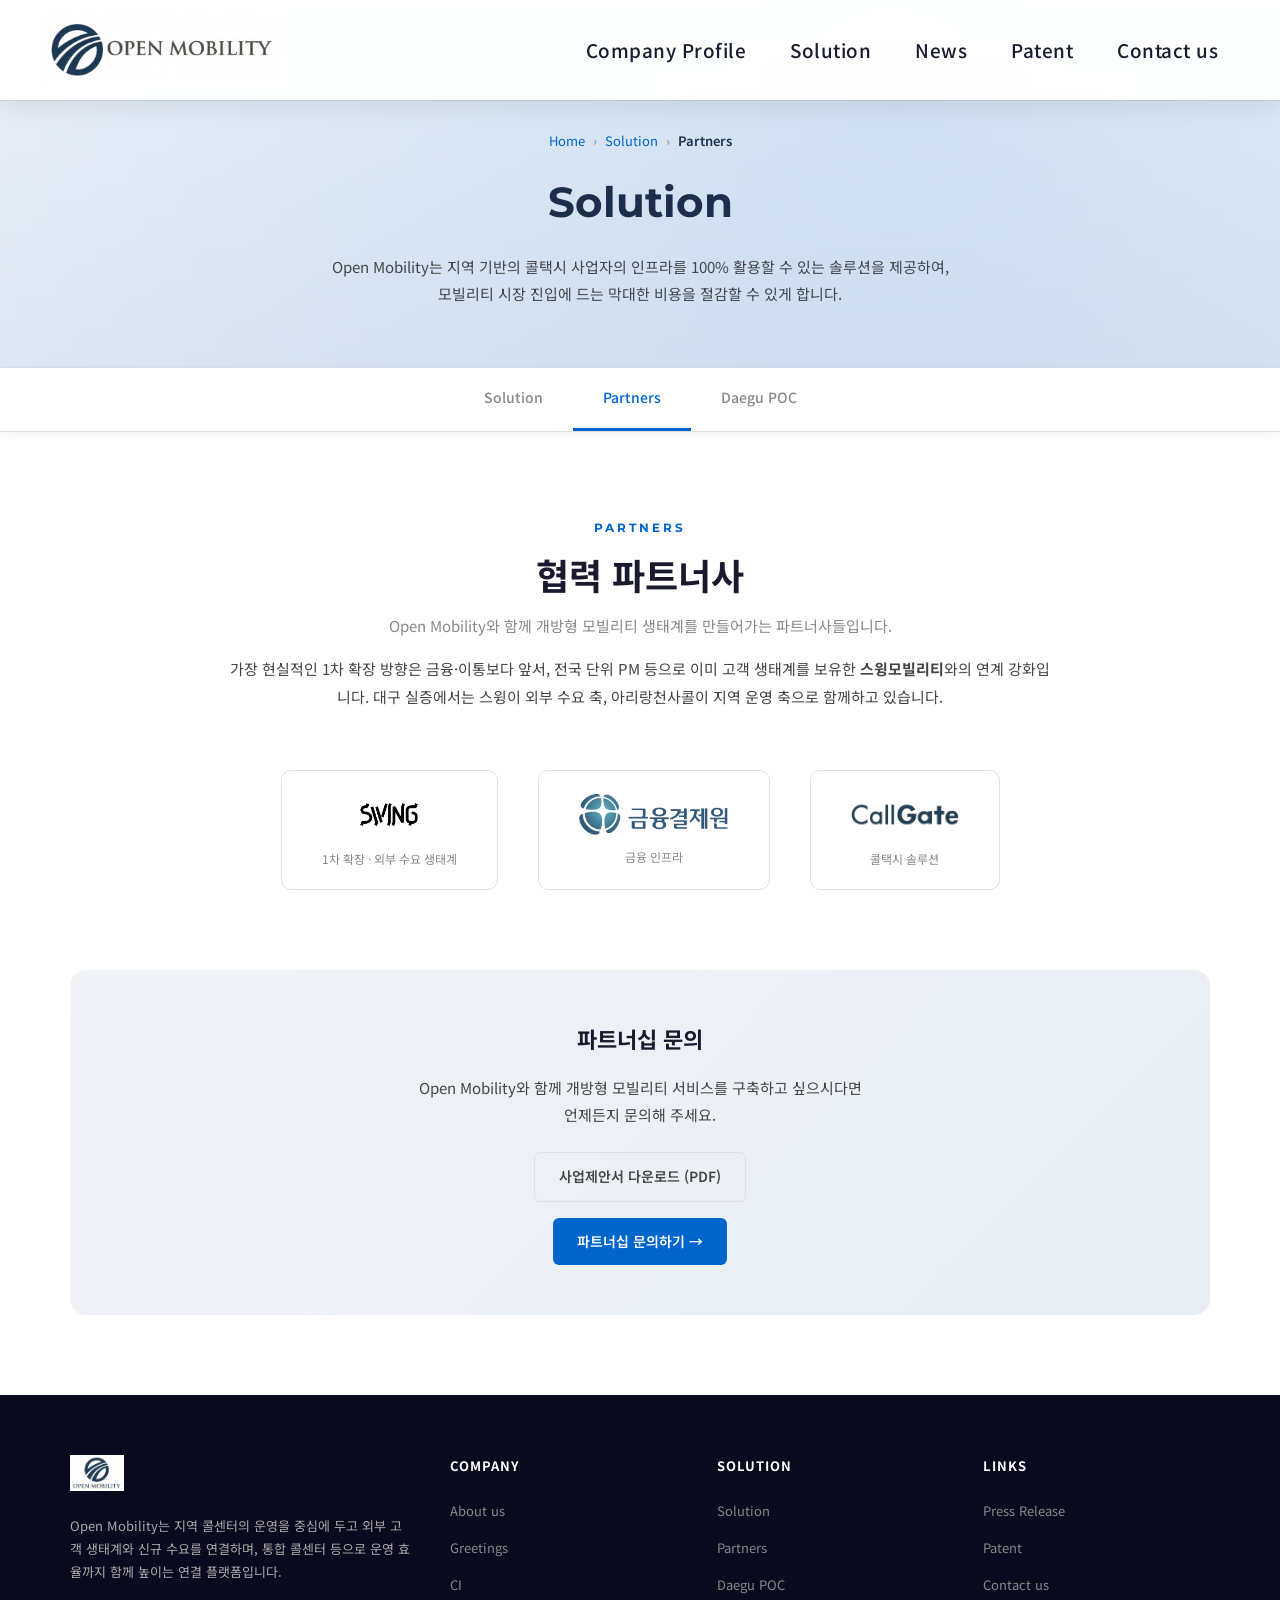
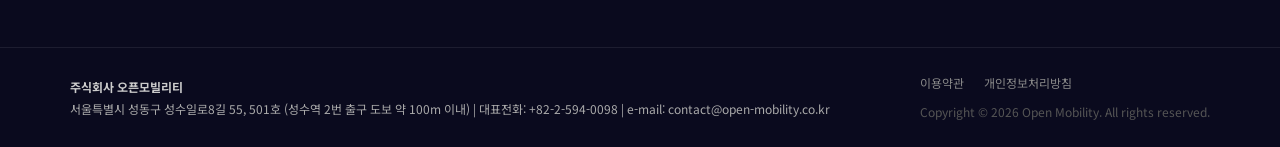
<file: business/partners.html>
<!DOCTYPE html>
<html lang="ko">
<head>
  <meta charset="UTF-8">
  <meta name="viewport" content="width=device-width, initial-scale=1.0, viewport-fit=cover">
  <script src="../js/mobile-redirect.js?v=20260411r1"></script>
  <script src="../js/force-https.js"></script>
  <title>Partners | Open Mobility</title>
  <link rel="stylesheet" href="../css/style.css?v=20260421navUnified">
</head>
<body>

  <header id="header" class="page-header">
    <div class="header-inner">
      <div class="header-logo"><a href="../index.html" class="logo-link"><img src="../images/logo2.png" alt="Open Mobility" class="header-logo-img" width="360" height="76"></a></div>
      <nav class="header-nav">
        <div class="nav-item"><a href="../company/about.html">Company Profile</a>
          <div class="dropdown"><a href="../company/about.html">About us</a><a href="../company/greetings.html">Greetings</a><a href="../company/ci.html">CI</a></div>
        </div>
        <div class="nav-item"><a href="../business/solution.html">Solution</a>
          <div class="dropdown"><a href="../business/solution.html">Solution</a><a href="../business/partners.html">Partners</a><a href="../business/daegu-poc.html">Daegu POC</a></div>
        </div>
        <div class="nav-item"><a href="../news/press-release.html">News</a>
          <div class="dropdown"><a href="../news/press-release.html">Press Release</a><a href="../news/notice.html">Notice</a><a href="../news/videos.html">Videos</a></div>
        </div>
        <div class="nav-item"><a href="../patent/patent.html">Patent</a><div class="dropdown"><a href="../patent/patent.html">Patent</a></div></div>
        <div class="nav-item"><a href="../service/contact.html">Contact us</a><div class="dropdown"><a href="../service/contact.html">Contact us</a></div></div>
      </nav>
      <div class="hamburger" id="hamburger"><span></span><span></span><span></span></div>
    </div>
  </header>

  <div class="mobile-menu" id="mobileMenu">
    <div class="mobile-nav-item"><a href="../company/about.html">Company Profile</a>
      <div class="mobile-dropdown"><a href="../company/about.html">About us</a><a href="../company/greetings.html">Greetings</a><a href="../company/ci.html">CI</a></div>
    </div>
    <div class="mobile-nav-item"><a href="../business/solution.html">Solution</a>
      <div class="mobile-dropdown"><a href="../business/solution.html">Solution</a><a href="../business/partners.html">Partners</a><a href="../business/daegu-poc.html">Daegu POC</a></div>
    </div>
    <div class="mobile-nav-item"><a href="../news/press-release.html">News</a></div>
    <div class="mobile-nav-item"><a href="../patent/patent.html">Patent</a></div>
    <div class="mobile-nav-item"><a href="../service/contact.html">Contact us</a></div>
  </div>

  <section class="page-banner">
    <div class="breadcrumb">
      <a href="../index.html">Home</a><span>›</span>
      <a href="solution.html">Solution</a><span>›</span>
      <span style="color:#1e2a42;font-weight:600;">Partners</span>
    </div>
    <h1>Solution</h1>
    <p>Open Mobility는 지역 기반의 콜택시 사업자의 인프라를 100% 활용할 수 있는 솔루션을 제공하여,<br>모빌리티 시장 진입에 드는 막대한 비용을 절감할 수 있게 합니다.</p>
  </section>

  <nav class="sub-nav">
    <ul>
      <li><a href="solution.html">Solution</a></li>
      <li><a href="partners.html" class="active">Partners</a></li>
      <li><a href="daegu-poc.html">Daegu POC</a></li>
    </ul>
  </nav>

  <section class="partners-section section">
    <div class="container">
      <div class="section-title fade-up">
        <div class="label">PARTNERS</div>
        <h2>협력 파트너사</h2>
        <p>Open Mobility와 함께 개방형 모빌리티 생태계를 만들어가는 파트너사들입니다.</p>
        <p style="margin-top:16px;max-width:820px;margin-left:auto;margin-right:auto;line-height:1.85;color:var(--text);">가장 현실적인 1차 확장 방향은 금융·이통보다 앞서, 전국 단위 PM 등으로 이미 고객 생태계를 보유한 <strong>스윙모빌리티</strong>와의 연계 강화입니다. 대구 실증에서는 스윙이 외부 수요 축, 아리랑천사콜이 지역 운영 축으로 함께하고 있습니다.</p>
      </div>

      <div class="partners-grid" style="margin-top:50px;">
        <div class="partner-item fade-up" style="flex-direction:column;gap:12px;min-height:120px;">
          <img src="../images/partners/partner-swing.png"
               alt="SWING"
               onerror="this.style.display='none'; this.nextElementSibling.style.display='block'">
          <div style="display:none;font-family:'Montserrat',sans-serif;font-weight:800;font-size:22px;color:#333;">SWING</div>
          <span style="font-size:12px;color:var(--gray);">1차 확장 · 외부 수요 생태계</span>
        </div>
        <div class="partner-item fade-up" style="flex-direction:column;gap:12px;min-height:120px;">
          <img src="../images/partners/partner-kftc.png"
               alt="금융결제원"
               onerror="this.style.display='none'; this.nextElementSibling.style.display='block'">
          <div style="display:none;font-size:15px;font-weight:700;color:#333;">금융결제원</div>
          <span style="font-size:12px;color:var(--gray);">금융 인프라</span>
        </div>
        <div class="partner-item fade-up" style="flex-direction:column;gap:12px;min-height:120px;">
          <img src="../images/partners/partner-callgate.png"
               alt="콜게이트"
               onerror="this.style.display='none'; this.nextElementSibling.style.display='block'">
          <div style="display:none;font-size:15px;font-weight:700;color:#333;">콜게이트</div>
          <span style="font-size:12px;color:var(--gray);">콜택시 솔루션</span>
        </div>
      </div>

      <!-- 파트너십 안내 -->
      <div class="fade-up" style="margin-top:80px;padding:50px;background:linear-gradient(135deg,#f0f4f8,#e8edf5);border-radius:16px;text-align:center;">
        <h3 style="font-size:22px;font-weight:700;color:var(--primary);margin-bottom:16px;">파트너십 문의</h3>
        <p style="font-size:15px;color:var(--text);line-height:1.8;margin-bottom:24px;">Open Mobility와 함께 개방형 모빌리티 서비스를 구축하고 싶으시다면<br>언제든지 문의해 주세요.</p>
        <p style="margin-bottom:16px;">
          <a href="../downloads/open_mobility_partnership_proposal.pdf" class="btn btn-outline" style="display:inline-block;" download="open_mobility_partnership_proposal.pdf">사업제안서 다운로드 (PDF)</a>
        </p>
        <a href="../service/contact.html" class="btn btn-primary">파트너십 문의하기 →</a>
      </div>
    </div>
  </section>

  <footer id="footer">
    <div class="footer-main">
      <div class="container">
        <div class="footer-grid">
          <div class="footer-brand"><a href="../index.html" class="footer-logo-link"><img src="../images/logo1.png" alt="Open Mobility" class="footer-logo-img" width="160" height="36"></a><p>Open Mobility는 지역 콜센터의 운영을 중심에 두고 외부 고객 생태계와 신규 수요를 연결하며, 통합 콜센터 등으로 운영 효율까지 함께 높이는 연결 플랫폼입니다.</p></div>
          <div class="footer-col"><h4>Company</h4><ul><li><a href="../company/about.html">About us</a></li><li><a href="../company/greetings.html">Greetings</a></li><li><a href="../company/ci.html">CI</a></li></ul></div>
          <div class="footer-col"><h4>Solution</h4><ul><li><a href="solution.html">Solution</a></li><li><a href="partners.html">Partners</a></li><li><a href="daegu-poc.html">Daegu POC</a></li></ul></div>
          <div class="footer-col"><h4>Links</h4><ul><li><a href="../news/press-release.html">Press Release</a></li><li><a href="../patent/patent.html">Patent</a></li><li><a href="../service/contact.html">Contact us</a></li></ul></div>
        </div>
      </div>
    </div>
    <div class="footer-bottom">
      <div class="container">
        <div class="footer-bottom-inner">
          <div class="footer-info"><strong>주식회사 오픈모빌리티</strong><br>서울특별시 성동구 성수일로8길 55, 501호 (성수역 2번 출구 도보 약 100m 이내) | 대표전화: +82-2-594-0098 | e-mail: contact@open-mobility.co.kr</div>
          <div><div class="footer-links"><a href="#">이용약관</a><a href="#">개인정보처리방침</a></div><div class="footer-copy">Copyright © 2026 Open Mobility. All rights reserved.</div></div>
        </div>
      </div>
    </div>
  </footer>

  <script src="../js/main.js"></script>
</body>
</html>
</file>
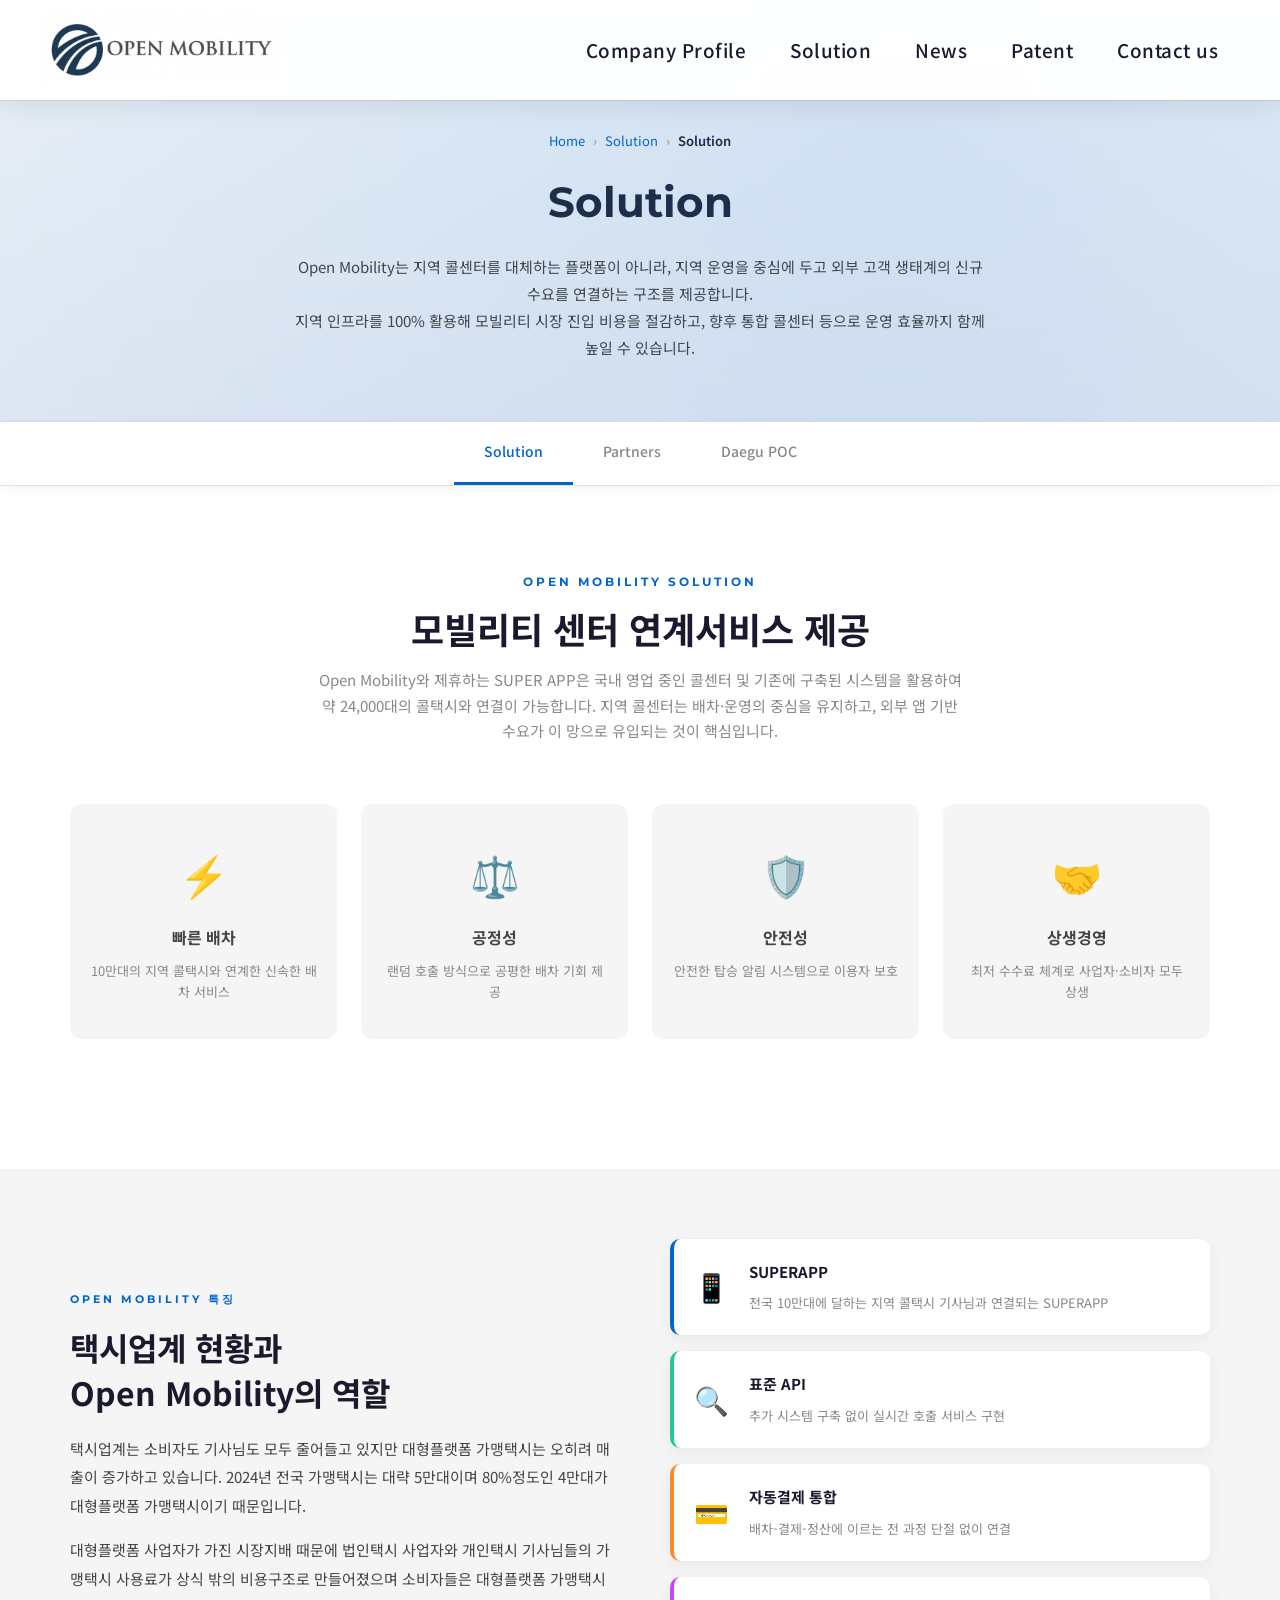
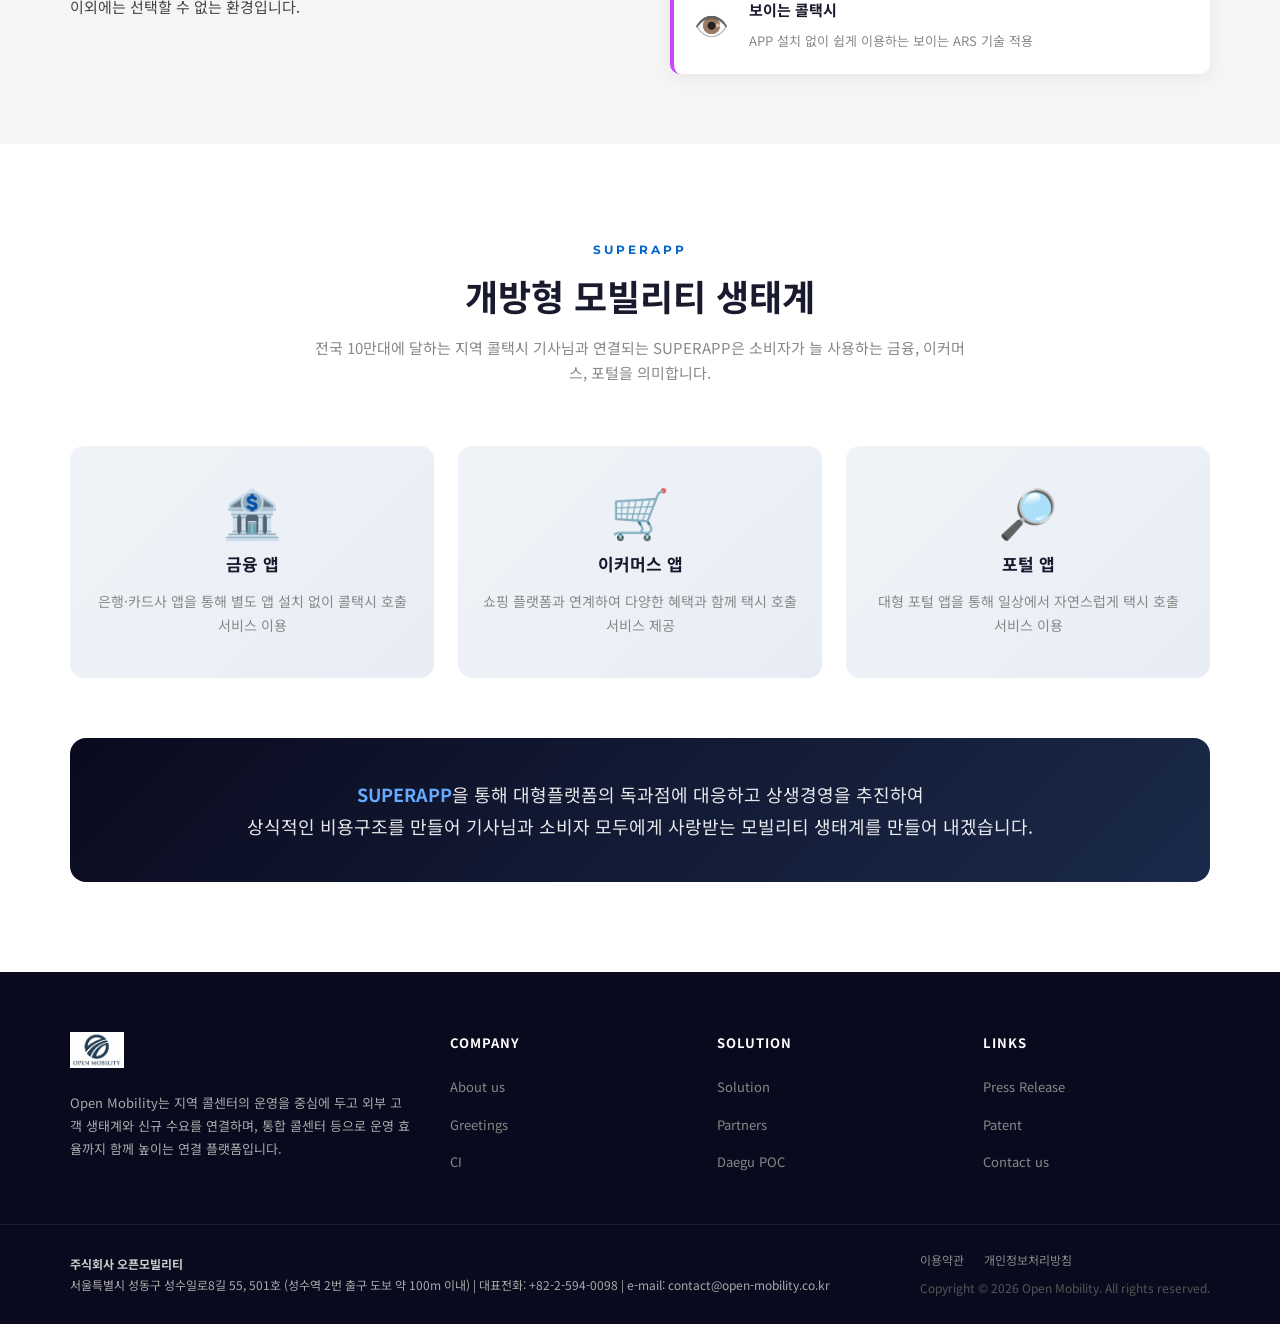
<file: business/solution.html>
<!DOCTYPE html>
<html lang="ko">
<head>
  <meta charset="UTF-8">
  <meta name="viewport" content="width=device-width, initial-scale=1.0, viewport-fit=cover">
  <script src="../js/mobile-redirect.js?v=20260411r1"></script>
  <script src="../js/force-https.js"></script>
  <title>Solution | Open Mobility</title>
  <meta name="description" content="Open Mobility는 지역 기반의 콜택시 사업자의 인프라를 100% 활용할 수 있는 솔루션을 제공합니다.">
  <link rel="stylesheet" href="../css/style.css?v=20260421navUnified">
</head>
<body>

  <header id="header" class="page-header">
    <div class="header-inner">
      <div class="header-logo"><a href="../index.html" class="logo-link"><img src="../images/logo2.png" alt="Open Mobility" class="header-logo-img" width="360" height="76"></a></div>
      <nav class="header-nav">
        <div class="nav-item"><a href="../company/about.html">Company Profile</a>
          <div class="dropdown"><a href="../company/about.html">About us</a><a href="../company/greetings.html">Greetings</a><a href="../company/ci.html">CI</a></div>
        </div>
        <div class="nav-item"><a href="../business/solution.html">Solution</a>
          <div class="dropdown"><a href="../business/solution.html">Solution</a><a href="../business/partners.html">Partners</a><a href="../business/daegu-poc.html">Daegu POC</a></div>
        </div>
        <div class="nav-item"><a href="../news/press-release.html">News</a>
          <div class="dropdown"><a href="../news/press-release.html">Press Release</a><a href="../news/notice.html">Notice</a><a href="../news/videos.html">Videos</a></div>
        </div>
        <div class="nav-item"><a href="../patent/patent.html">Patent</a><div class="dropdown"><a href="../patent/patent.html">Patent</a></div></div>
        <div class="nav-item"><a href="../service/contact.html">Contact us</a><div class="dropdown"><a href="../service/contact.html">Contact us</a></div></div>
      </nav>
      <div class="hamburger" id="hamburger"><span></span><span></span><span></span></div>
    </div>
  </header>

  <div class="mobile-menu" id="mobileMenu">
    <div class="mobile-nav-item"><a href="../company/about.html">Company Profile</a>
      <div class="mobile-dropdown"><a href="../company/about.html">About us</a><a href="../company/greetings.html">Greetings</a><a href="../company/ci.html">CI</a></div>
    </div>
    <div class="mobile-nav-item"><a href="../business/solution.html">Solution</a>
      <div class="mobile-dropdown"><a href="../business/solution.html">Solution</a><a href="../business/partners.html">Partners</a><a href="../business/daegu-poc.html">Daegu POC</a></div>
    </div>
    <div class="mobile-nav-item"><a href="../news/press-release.html">News</a></div>
    <div class="mobile-nav-item"><a href="../patent/patent.html">Patent</a></div>
    <div class="mobile-nav-item"><a href="../service/contact.html">Contact us</a></div>
  </div>

  <section class="page-banner">
    <div class="breadcrumb">
      <a href="../index.html">Home</a><span>›</span>
      <a href="#">Solution</a><span>›</span>
      <span style="color:#1e2a42;font-weight:600;">Solution</span>
    </div>
    <h1>Solution</h1>
    <p>Open Mobility는 지역 콜센터를 대체하는 플랫폼이 아니라, 지역 운영을 중심에 두고 외부 고객 생태계의 신규 수요를 연결하는 구조를 제공합니다.<br>지역 인프라를 100% 활용해 모빌리티 시장 진입 비용을 절감하고, 향후 통합 콜센터 등으로 운영 효율까지 함께 높일 수 있습니다.</p>
  </section>

  <nav class="sub-nav">
    <ul>
      <li><a href="solution.html" class="active">Solution</a></li>
      <li><a href="partners.html">Partners</a></li>
      <li><a href="daegu-poc.html">Daegu POC</a></li>
    </ul>
  </nav>

  <!-- Solution Overview -->
  <section class="solution-section section">
    <div class="container">
      <div class="section-title fade-up">
        <div class="label">Open Mobility Solution</div>
        <h2>모빌리티 센터 연계서비스 제공</h2>
        <p>Open Mobility와 제휴하는 SUPER APP은 국내 영업 중인 콜센터 및 기존에 구축된 시스템을 활용하여 약 24,000대의 콜택시와 연결이 가능합니다. 지역 콜센터는 배차·운영의 중심을 유지하고, 외부 앱 기반 수요가 이 망으로 유입되는 것이 핵심입니다.</p>
      </div>

      <div class="solution-feature-grid">
        <div class="sol-card fade-up">
          <div class="sol-icon">⚡</div>
          <h3>빠른 배차</h3>
          <p>10만대의 지역 콜택시와 연계한 신속한 배차 서비스</p>
        </div>
        <div class="sol-card fade-up">
          <div class="sol-icon">⚖️</div>
          <h3>공정성</h3>
          <p>랜덤 호출 방식으로 공평한 배차 기회 제공</p>
        </div>
        <div class="sol-card fade-up">
          <div class="sol-icon">🛡️</div>
          <h3>안전성</h3>
          <p>안전한 탑승 알림 시스템으로 이용자 보호</p>
        </div>
        <div class="sol-card fade-up">
          <div class="sol-icon">🤝</div>
          <h3>상생경영</h3>
          <p>최저 수수료 체계로 사업자·소비자 모두 상생</p>
        </div>
      </div>
    </div>
  </section>

  <!-- Open Mobility 특징 -->
  <section class="solution-detail">
    <div class="container">
      <div class="solution-detail-grid">
        <div class="fade-up">
          <div class="label" style="font-family:'Montserrat',sans-serif;font-size:11px;font-weight:700;color:var(--accent);letter-spacing:3px;text-transform:uppercase;margin-bottom:16px;">Open Mobility 특징</div>
          <h2 style="font-size:clamp(22px,3vw,32px);font-weight:700;color:var(--primary);line-height:1.4;margin-bottom:20px;">택시업계 현황과<br>Open Mobility의 역할</h2>
          <p style="font-size:15px;color:var(--text);line-height:1.9;margin-bottom:16px;">택시업계는 소비자도 기사님도 모두 줄어들고 있지만 대형플랫폼 가맹택시는 오히려 매출이 증가하고 있습니다. 2024년 전국 가맹택시는 대략 5만대이며 80%정도인 4만대가 대형플랫폼 가맹택시이기 때문입니다.</p>
          <p style="font-size:15px;color:var(--text);line-height:1.9;">대형플랫폼 사업자가 가진 시장지배 때문에 법인택시 사업자와 개인택시 기사님들의 가맹택시 사용료가 상식 밖의 비용구조로 만들어졌으며 소비자들은 대형플랫폼 가맹택시 이외에는 선택할 수 없는 환경입니다.</p>
        </div>
        <div class="fade-up">
          <div style="display:flex;flex-direction:column;gap:16px;">
            <div style="display:flex;align-items:center;gap:20px;padding:20px;background:#fff;border-radius:10px;border-left:4px solid var(--accent);box-shadow:0 4px 15px rgba(0,0,0,0.06);">
              <div style="font-size:28px;">📱</div>
              <div>
                <strong style="display:block;font-size:15px;color:var(--primary);margin-bottom:4px;">SUPERAPP</strong>
                <span style="font-size:13px;color:var(--gray);">전국 10만대에 달하는 지역 콜택시 기사님과 연결되는 SUPERAPP</span>
              </div>
            </div>
            <div style="display:flex;align-items:center;gap:20px;padding:20px;background:#fff;border-radius:10px;border-left:4px solid #22cc88;box-shadow:0 4px 15px rgba(0,0,0,0.06);">
              <div style="font-size:28px;">🔍</div>
              <div>
                <strong style="display:block;font-size:15px;color:var(--primary);margin-bottom:4px;">표준 API</strong>
                <span style="font-size:13px;color:var(--gray);">추가 시스템 구축 없이 실시간 호출 서비스 구현</span>
              </div>
            </div>
            <div style="display:flex;align-items:center;gap:20px;padding:20px;background:#fff;border-radius:10px;border-left:4px solid #ff8833;box-shadow:0 4px 15px rgba(0,0,0,0.06);">
              <div style="font-size:28px;">💳</div>
              <div>
                <strong style="display:block;font-size:15px;color:var(--primary);margin-bottom:4px;">자동결제 통합</strong>
                <span style="font-size:13px;color:var(--gray);">배차-결제-정산에 이르는 전 과정 단절 없이 연결</span>
              </div>
            </div>
            <div style="display:flex;align-items:center;gap:20px;padding:20px;background:#fff;border-radius:10px;border-left:4px solid #cc44ff;box-shadow:0 4px 15px rgba(0,0,0,0.06);">
              <div style="font-size:28px;">👁️</div>
              <div>
                <strong style="display:block;font-size:15px;color:var(--primary);margin-bottom:4px;">보이는 콜택시</strong>
                <span style="font-size:13px;color:var(--gray);">APP 설치 없이 쉽게 이용하는 보이는 ARS 기술 적용</span>
              </div>
            </div>
          </div>
        </div>
      </div>
    </div>
  </section>

  <!-- SUPERAPP 섹션 -->
  <section class="section solution-superapp-section">
    <div class="container">
      <div class="section-title fade-up">
        <div class="label">SUPERAPP</div>
        <h2>개방형 모빌리티 생태계</h2>
        <p>전국 10만대에 달하는 지역 콜택시 기사님과 연결되는 SUPERAPP은 소비자가 늘 사용하는 금융, 이커머스, 포털을 의미합니다.</p>
      </div>

      <div class="superapp-ecosystem-grid fade-up">
        <div class="superapp-eco-card">
          <div class="superapp-eco-icon" aria-hidden="true">🏦</div>
          <h3>금융 앱</h3>
          <p>은행·카드사 앱을 통해 별도 앱 설치 없이 콜택시 호출 서비스 이용</p>
        </div>
        <div class="superapp-eco-card">
          <div class="superapp-eco-icon" aria-hidden="true">🛒</div>
          <h3>이커머스 앱</h3>
          <p>쇼핑 플랫폼과 연계하여 다양한 혜택과 함께 택시 호출 서비스 제공</p>
        </div>
        <div class="superapp-eco-card">
          <div class="superapp-eco-icon" aria-hidden="true">🔎</div>
          <h3>포털 앱</h3>
          <p>대형 포털 앱을 통해 일상에서 자연스럽게 택시 호출 서비스 이용</p>
        </div>
      </div>

      <!-- 상생 메시지 -->
      <div class="fade-up" style="margin-top:60px;padding:40px;background:linear-gradient(135deg,#0a0a1e,#1a2a4a);border-radius:16px;color:#fff;text-align:center;">
        <p style="font-size:clamp(15px,2vw,18px);line-height:1.8;color:rgba(255,255,255,0.9);"><strong style="color:#66aaff;">SUPERAPP</strong>을 통해 대형플랫폼의 독과점에 대응하고 상생경영을 추진하여<br>상식적인 비용구조를 만들어 기사님과 소비자 모두에게 사랑받는 모빌리티 생태계를 만들어 내겠습니다.</p>
      </div>
    </div>
  </section>

  <footer id="footer">
    <div class="footer-main">
      <div class="container">
        <div class="footer-grid">
          <div class="footer-brand"><a href="../index.html" class="footer-logo-link"><img src="../images/logo1.png" alt="Open Mobility" class="footer-logo-img" width="160" height="36"></a><p>Open Mobility는 지역 콜센터의 운영을 중심에 두고 외부 고객 생태계와 신규 수요를 연결하며, 통합 콜센터 등으로 운영 효율까지 함께 높이는 연결 플랫폼입니다.</p></div>
          <div class="footer-col"><h4>Company</h4><ul><li><a href="../company/about.html">About us</a></li><li><a href="../company/greetings.html">Greetings</a></li><li><a href="../company/ci.html">CI</a></li></ul></div>
          <div class="footer-col"><h4>Solution</h4><ul><li><a href="solution.html">Solution</a></li><li><a href="partners.html">Partners</a></li><li><a href="daegu-poc.html">Daegu POC</a></li></ul></div>
          <div class="footer-col"><h4>Links</h4><ul><li><a href="../news/press-release.html">Press Release</a></li><li><a href="../patent/patent.html">Patent</a></li><li><a href="../service/contact.html">Contact us</a></li></ul></div>
        </div>
      </div>
    </div>
    <div class="footer-bottom">
      <div class="container">
        <div class="footer-bottom-inner">
          <div class="footer-info"><strong>주식회사 오픈모빌리티</strong><br>서울특별시 성동구 성수일로8길 55, 501호 (성수역 2번 출구 도보 약 100m 이내) | 대표전화: +82-2-594-0098 | e-mail: contact@open-mobility.co.kr</div>
          <div><div class="footer-links"><a href="#">이용약관</a><a href="#">개인정보처리방침</a></div><div class="footer-copy">Copyright © 2026 Open Mobility. All rights reserved.</div></div>
        </div>
      </div>
    </div>
  </footer>

  <script src="../js/main.js"></script>
</body>
</html>
</file>
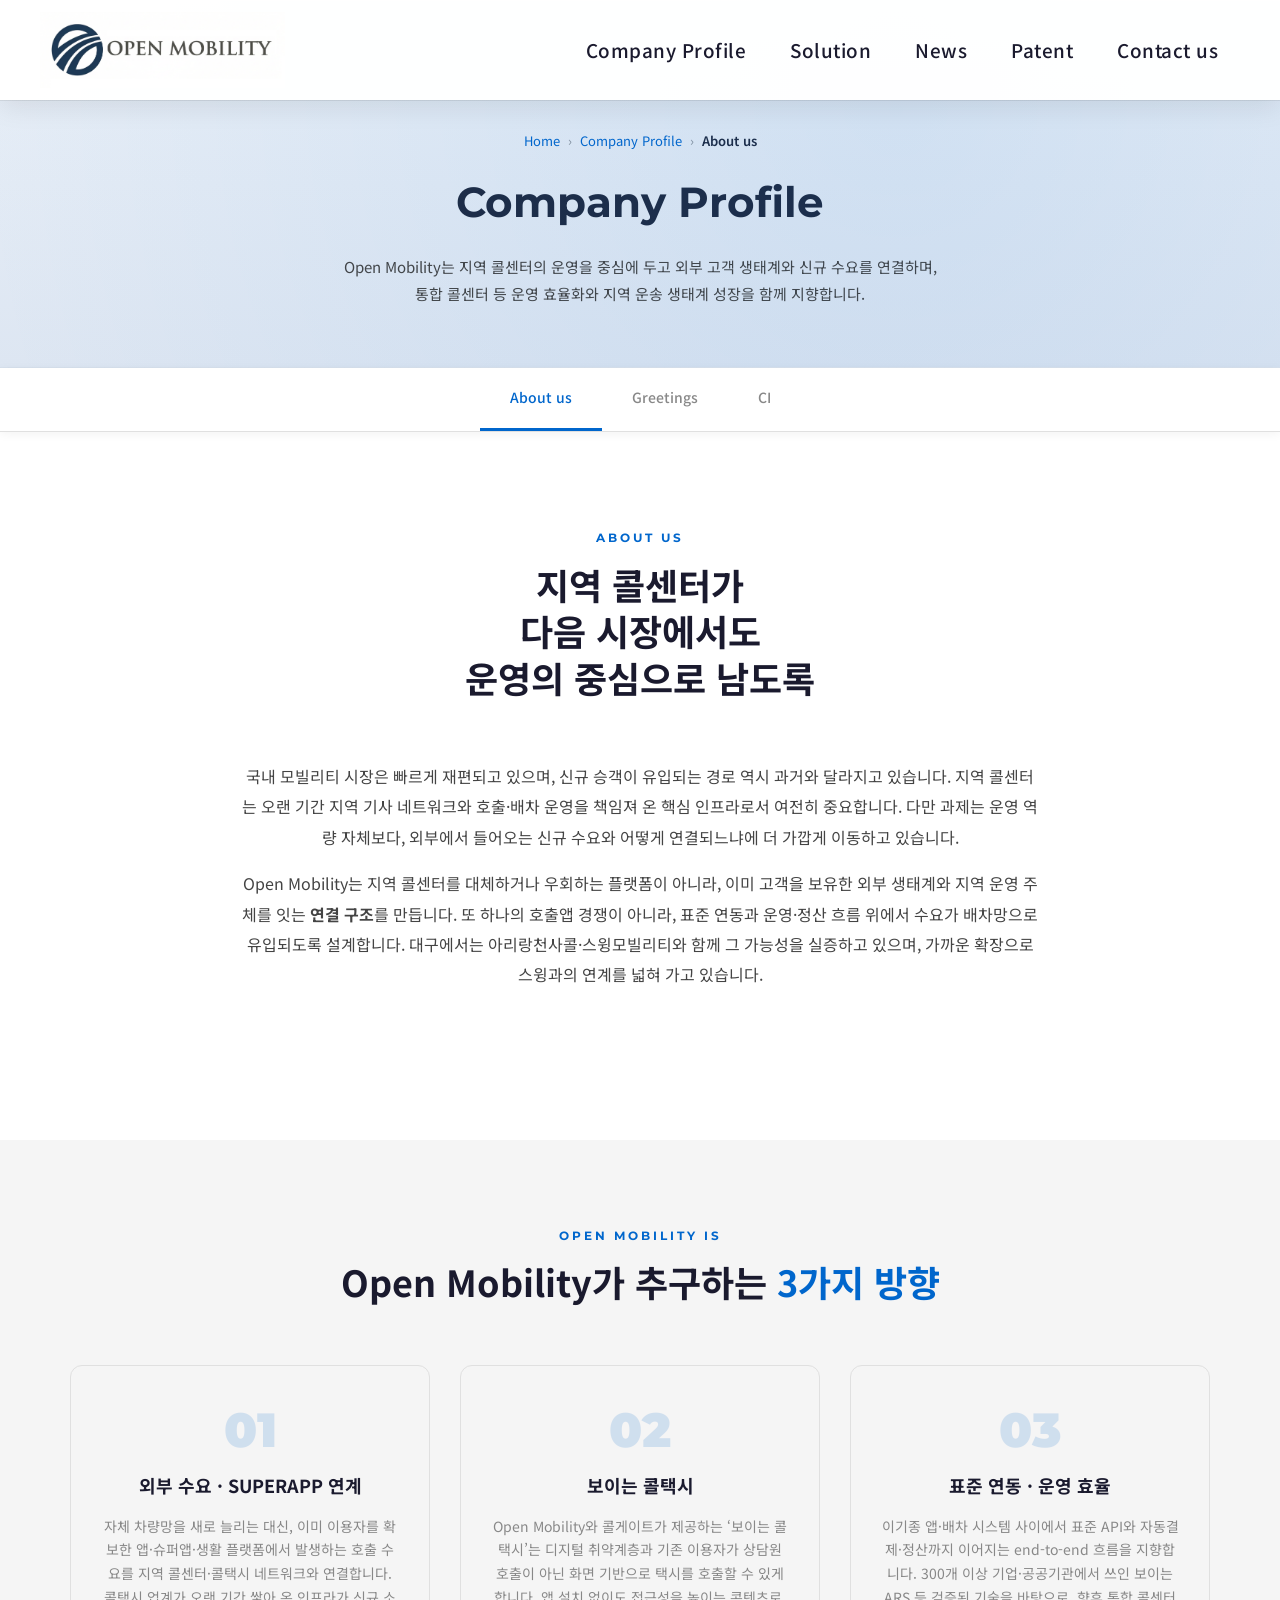
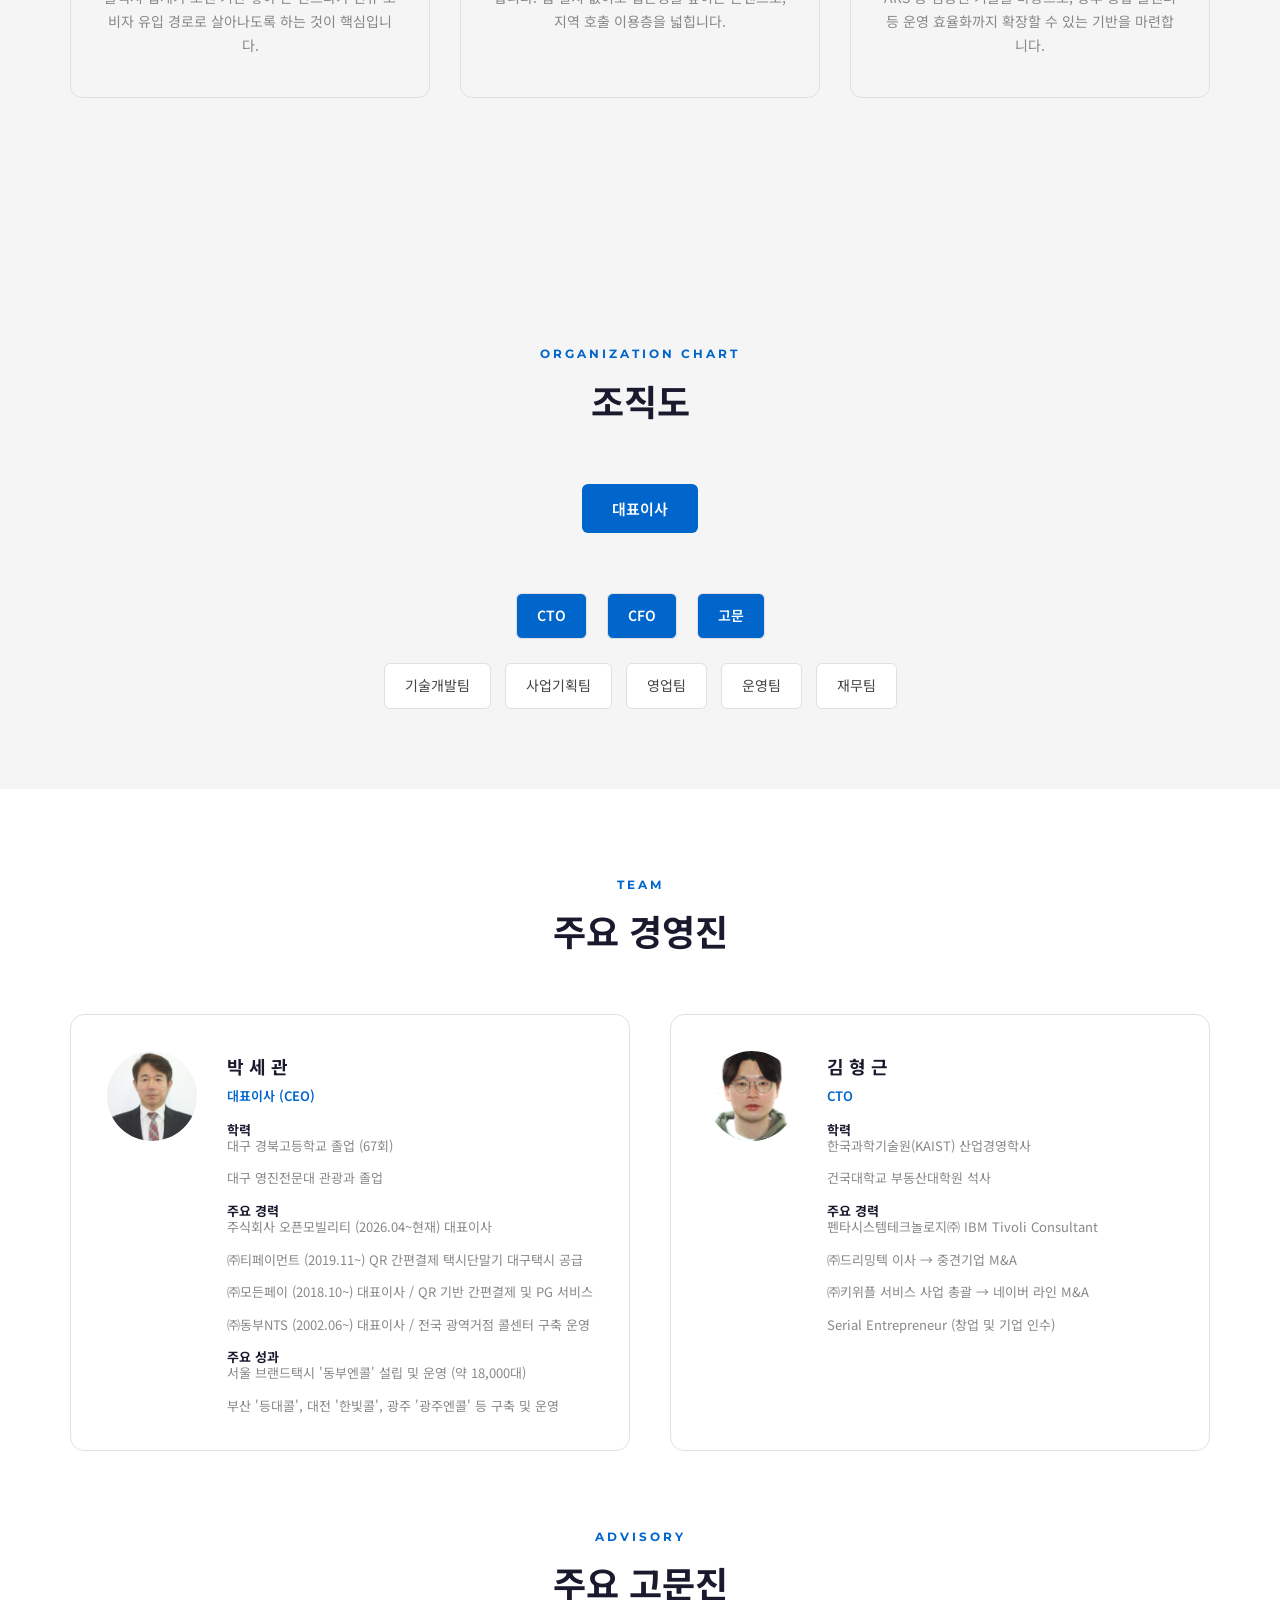
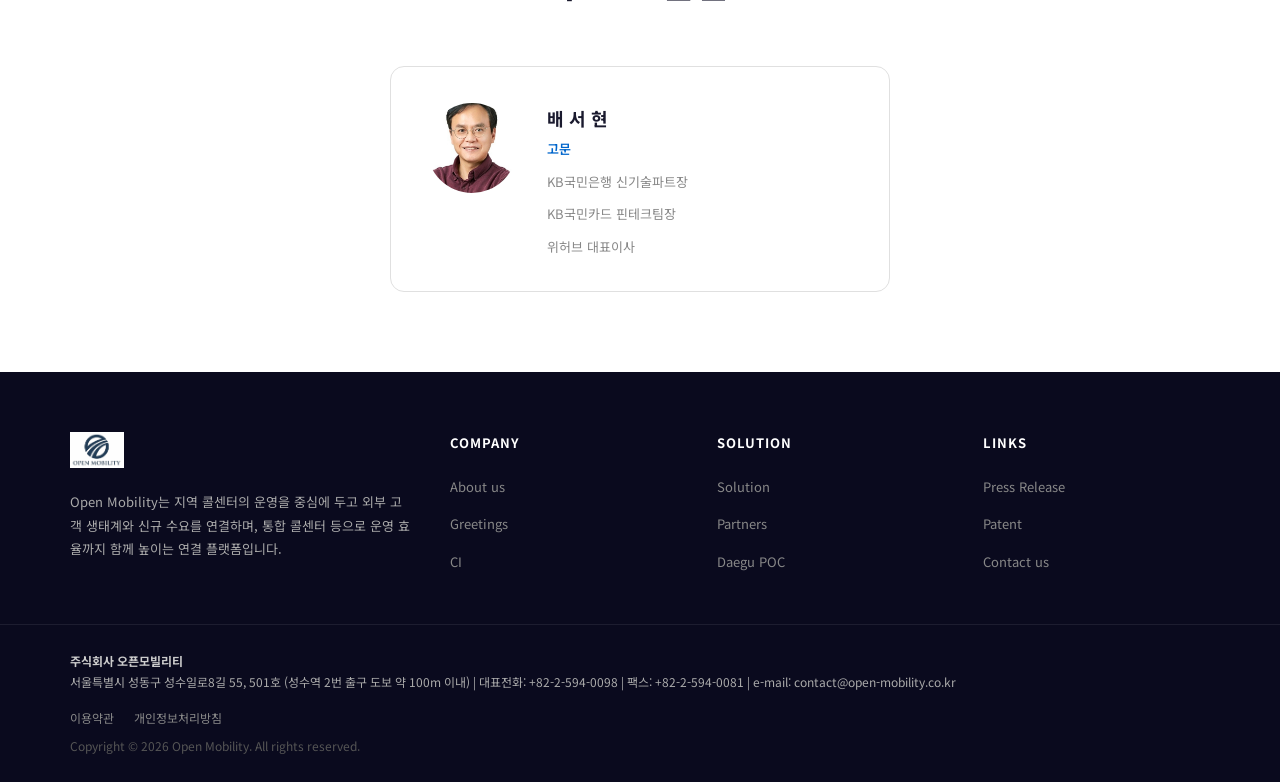
<file: company/about.html>
<!DOCTYPE html>
<html lang="ko">
<head>
  <meta charset="UTF-8">
  <meta name="viewport" content="width=device-width, initial-scale=1.0, viewport-fit=cover">
  <script src="../js/mobile-redirect.js?v=20260411r1"></script>
  <script src="../js/force-https.js"></script>
  <title>About us - Company Profile | Open Mobility</title>
  <meta name="description" content="Open Mobility 회사 소개 - 지역 콜센터의 운영을 중심에 두고 외부 고객 생태계와 신규 수요를 연결하는 모빌리티 연결 플랫폼입니다.">
  <link rel="stylesheet" href="../css/style.css?v=20260421navUnified">
</head>
<body>

  <!-- HEADER -->
  <header id="header" class="page-header">
    <div class="header-inner">
      <div class="header-logo">
        <a href="../index.html" class="logo-link">
          <img src="../images/logo2.png" alt="Open Mobility" class="header-logo-img" width="360" height="76">
        </a>
      </div>
      <nav class="header-nav">
        <div class="nav-item">
          <a href="../company/about.html">Company Profile</a>
          <div class="dropdown">
            <a href="../company/about.html">About us</a>
            <a href="../company/greetings.html">Greetings</a>
            <a href="../company/ci.html">CI</a>
          </div>
        </div>
        <div class="nav-item">
          <a href="../business/solution.html">Solution</a>
          <div class="dropdown">
            <a href="../business/solution.html">Solution</a>
            <a href="../business/partners.html">Partners</a>
            <a href="../business/daegu-poc.html">Daegu POC</a>
          </div>
        </div>
        <div class="nav-item">
          <a href="../news/press-release.html">News</a>
          <div class="dropdown">
            <a href="../news/press-release.html">Press Release</a>
            <a href="../news/notice.html">Notice</a>
            <a href="../news/videos.html">Videos</a>
          </div>
        </div>
        <div class="nav-item">
          <a href="../patent/patent.html">Patent</a>
          <div class="dropdown"><a href="../patent/patent.html">Patent</a></div>
        </div>
        <div class="nav-item">
          <a href="../service/contact.html">Contact us</a>
          <div class="dropdown"><a href="../service/contact.html">Contact us</a></div>
        </div>
      </nav>
      <div class="hamburger" id="hamburger"><span></span><span></span><span></span></div>
    </div>
  </header>

  <!-- Mobile Menu -->
  <div class="mobile-menu" id="mobileMenu">
    <div class="mobile-nav-item"><a href="../company/about.html">Company Profile</a>
      <div class="mobile-dropdown">
        <a href="../company/about.html">About us</a>
        <a href="../company/greetings.html">Greetings</a>
        <a href="../company/ci.html">CI</a>
      </div>
    </div>
    <div class="mobile-nav-item"><a href="../business/solution.html">Solution</a>
      <div class="mobile-dropdown">
        <a href="../business/solution.html">Solution</a>
        <a href="../business/partners.html">Partners</a>
        <a href="../business/daegu-poc.html">Daegu POC</a>
      </div>
    </div>
    <div class="mobile-nav-item"><a href="../news/press-release.html">News</a>
      <div class="mobile-dropdown">
        <a href="../news/press-release.html">Press Release</a>
        <a href="../news/notice.html">Notice</a>
        <a href="../news/videos.html">Videos</a>
      </div>
    </div>
    <div class="mobile-nav-item"><a href="../patent/patent.html">Patent</a></div>
    <div class="mobile-nav-item"><a href="../service/contact.html">Contact us</a></div>
  </div>

  <!-- PAGE BANNER -->
  <section class="page-banner">
    <div class="breadcrumb">
      <a href="../index.html">Home</a>
      <span>›</span>
      <a href="#">Company Profile</a>
      <span>›</span>
      <span style="color:#1e2a42;font-weight:600;">About us</span>
    </div>
    <h1>Company Profile</h1>
    <p>Open Mobility는 지역 콜센터의 운영을 중심에 두고 외부 고객 생태계와 신규 수요를 연결하며,<br>통합 콜센터 등 운영 효율화와 지역 운송 생태계 성장을 함께 지향합니다.</p>
  </section>

  <!-- Sub Nav -->
  <nav class="sub-nav">
    <ul>
      <li><a href="about.html" class="active">About us</a></li>
      <li><a href="greetings.html">Greetings</a></li>
      <li><a href="ci.html">CI</a></li>
    </ul>
  </nav>

  <!-- ABOUT US -->
  <section class="about-section section">
    <div class="container">
      <div class="section-title fade-up">
        <div class="label">ABOUT US</div>
        <h2>지역 콜센터가<br>다음 시장에서도<br>운영의 중심으로 남도록</h2>
      </div>
      <div class="about-intro fade-up">
        <p>국내 모빌리티 시장은 빠르게 재편되고 있으며, 신규 승객이 유입되는 경로 역시 과거와 달라지고 있습니다. 지역 콜센터는 오랜 기간 지역 기사 네트워크와 호출·배차 운영을 책임져 온 핵심 인프라로서 여전히 중요합니다. 다만 과제는 운영 역량 자체보다, 외부에서 들어오는 신규 수요와 어떻게 연결되느냐에 더 가깝게 이동하고 있습니다.</p>
        <p style="margin-top:1rem;">Open Mobility는 지역 콜센터를 대체하거나 우회하는 플랫폼이 아니라, 이미 고객을 보유한 외부 생태계와 지역 운영 주체를 잇는 <strong>연결 구조</strong>를 만듭니다. 또 하나의 호출앱 경쟁이 아니라, 표준 연동과 운영·정산 흐름 위에서 수요가 배차망으로 유입되도록 설계합니다. 대구에서는 아리랑천사콜·스윙모빌리티와 함께 그 가능성을 실증하고 있으며, 가까운 확장으로 스윙과의 연계를 넓혀 가고 있습니다.</p>
      </div>
    </div>
  </section>

  <!-- Open Mobility IS -->
  <section class="section" style="background: var(--light-gray); padding: 80px 0;">
    <div class="container">
      <div class="section-title fade-up">
        <div class="label">Open Mobility IS</div>
        <h2>Open Mobility가 추구하는 <span style="color:var(--accent);">3가지 방향</span></h2>
      </div>

      <div class="principles-grid">
        <div class="principle-card fade-up">
          <div class="num">01</div>
          <h3>외부 수요 · SUPERAPP 연계</h3>
          <p>자체 차량망을 새로 늘리는 대신, 이미 이용자를 확보한 앱·슈퍼앱·생활 플랫폼에서 발생하는 호출 수요를 지역 콜센터·콜택시 네트워크와 연결합니다. 콜택시 업계가 오랜 기간 쌓아 온 인프라가 신규 소비자 유입 경로로 살아나도록 하는 것이 핵심입니다.</p>
        </div>
        <div class="principle-card fade-up">
          <div class="num">02</div>
          <h3>보이는 콜택시</h3>
          <p>Open Mobility와 콜게이트가 제공하는 ‘보이는 콜택시’는 디지털 취약계층과 기존 이용자가 상담원 호출이 아닌 화면 기반으로 택시를 호출할 수 있게 합니다. 앱 설치 없이도 접근성을 높이는 콘텐츠로, 지역 호출 이용층을 넓힙니다.</p>
        </div>
        <div class="principle-card fade-up">
          <div class="num">03</div>
          <h3>표준 연동 · 운영 효율</h3>
          <p>이기종 앱·배차 시스템 사이에서 표준 API와 자동결제·정산까지 이어지는 end-to-end 흐름을 지향합니다. 300개 이상 기업·공공기관에서 쓰인 보이는 ARS 등 검증된 기술을 바탕으로, 향후 통합 콜센터 등 운영 효율화까지 확장할 수 있는 기반을 마련합니다.</p>
        </div>
      </div>
    </div>
  </section>

  <!-- ORGANIZATION CHART -->
  <section class="org-section">
    <div class="container">
      <div class="section-title fade-up">
        <div class="label">Organization Chart</div>
        <h2>조직도</h2>
      </div>
      <div class="org-chart fade-up">
        <div style="text-align:center; margin-bottom:30px;">
          <div class="org-box">대표이사</div>
        </div>
        <div style="display:flex; justify-content:center; gap:20px; flex-wrap:wrap; position:relative;">
          <div style="text-align:center;">
            <div class="org-item" style="background:var(--accent);color:#fff;font-weight:600;">CTO</div>
          </div>
          <div style="text-align:center;">
            <div class="org-item" style="background:var(--accent);color:#fff;font-weight:600;">CFO</div>
          </div>
          <div style="text-align:center;">
            <div class="org-item" style="background:var(--accent);color:#fff;font-weight:600;">고문</div>
          </div>
        </div>
        <div style="display:flex; justify-content:center; gap:14px; flex-wrap:wrap; margin-top:24px;">
          <div class="org-item">기술개발팀</div>
          <div class="org-item">사업기획팀</div>
          <div class="org-item">영업팀</div>
          <div class="org-item">운영팀</div>
          <div class="org-item">재무팀</div>
        </div>
      </div>
    </div>
  </section>

  <!-- TEAM -->
  <section class="team-section">
    <div class="container">
      <div class="section-title fade-up">
        <div class="label">Team</div>
        <h2>주요 경영진</h2>
      </div>

      <div class="team-grid">
        <div class="team-card fade-up">
          <div class="team-avatar">
            <img src="../images/team/team-profile-psk.png" alt="박 세 관 대표이사 프로필" width="90" height="90" loading="lazy">
          </div>
          <div class="team-info">
            <h3>박 세 관</h3>
            <div class="role">대표이사 (CEO)</div>
            <div class="career">
              <strong style="color:var(--primary);font-size:13px;">학력</strong><br>
              <span class="career-line">대구 경북고등학교 졸업 (67회)</span><br>
              <span class="career-line">대구 영진전문대 관광과 졸업</span><br>
              <strong style="color:var(--primary);font-size:13px;">주요 경력</strong><br>
              <span class="career-line">주식회사 오픈모빌리티 (2026.04~현재) 대표이사</span><br>
              <span class="career-line">㈜티페이먼트 (2019.11~) QR 간편결제 택시단말기 대구택시 공급</span><br>
              <span class="career-line">㈜모든페이 (2018.10~) 대표이사 / QR 기반 간편결제 및 PG 서비스</span><br>
              <span class="career-line">㈜동부NTS (2002.06~) 대표이사 / 전국 광역거점 콜센터 구축 운영</span><br>
              <strong style="color:var(--primary);font-size:13px;">주요 성과</strong><br>
              <span class="career-line">서울 브랜드택시 '동부엔콜' 설립 및 운영 (약 18,000대)</span><br>
              <span class="career-line">부산 '등대콜', 대전 '한빛콜', 광주 '광주엔콜' 등 구축 및 운영</span>
            </div>
          </div>
        </div>

        <div class="team-card fade-up">
          <div class="team-avatar">
            <img src="../images/team/team-profile-khg.png" alt="김 형 근 CTO 프로필" width="90" height="90" loading="lazy">
          </div>
          <div class="team-info">
            <h3>김 형 근</h3>
            <div class="role">CTO</div>
            <div class="career">
              <strong style="color:var(--primary);font-size:13px;">학력</strong><br>
              <span class="career-line">한국과학기술원(KAIST) 산업경영학사</span><br>
              <span class="career-line">건국대학교 부동산대학원 석사</span><br>
              <strong style="color:var(--primary);font-size:13px;">주요 경력</strong><br>
              <span class="career-line">펜타시스템테크놀로지㈜ IBM Tivoli Consultant</span><br>
              <span class="career-line">㈜드리밍텍 이사 → 중견기업 M&A</span><br>
              <span class="career-line">㈜키위플 서비스 사업 총괄 → 네이버 라인 M&A</span><br>
              <span class="career-line">Serial Entrepreneur (창업 및 기업 인수)</span>
            </div>
          </div>
        </div>
      </div>

      <!-- 고문 -->
      <div class="section-title fade-up" style="margin-top:70px;">
        <div class="label">Advisory</div>
        <h2>주요 고문진</h2>
      </div>
      <div style="max-width:500px; margin:0 auto;">
        <div class="team-card fade-up">
          <div class="team-avatar" style="background:transparent;">
            <img src="../images/team/team-profile-bsh.png" alt="배 서 현 고문 프로필" width="90" height="90" loading="lazy">
          </div>
          <div class="team-info">
            <h3>배 서 현</h3>
            <div class="role">고문</div>
            <div class="career">
              <span class="career-line">KB국민은행 신기술파트장</span><br>
              <span class="career-line">KB국민카드 핀테크팀장</span><br>
              <span class="career-line">위허브 대표이사</span>
            </div>
          </div>
        </div>
      </div>
    </div>
  </section>

  <!-- FOOTER -->
  <footer id="footer">
    <div class="footer-main">
      <div class="container">
        <div class="footer-grid">
          <div class="footer-brand">
            <a href="../index.html" class="footer-logo-link">
              <img src="../images/logo1.png" alt="Open Mobility" class="footer-logo-img" width="160" height="36">
            </a>
            <p>Open Mobility는 지역 콜센터의 운영을 중심에 두고 외부 고객 생태계와 신규 수요를 연결하며, 통합 콜센터 등으로 운영 효율까지 함께 높이는 연결 플랫폼입니다.</p>
          </div>
          <div class="footer-col">
            <h4>Company</h4>
            <ul>
              <li><a href="about.html">About us</a></li>
              <li><a href="greetings.html">Greetings</a></li>
              <li><a href="ci.html">CI</a></li>
            </ul>
          </div>
          <div class="footer-col">
            <h4>Solution</h4>
            <ul>
              <li><a href="../business/solution.html">Solution</a></li>
              <li><a href="../business/partners.html">Partners</a></li>
              <li><a href="../business/daegu-poc.html">Daegu POC</a></li>
            </ul>
          </div>
          <div class="footer-col">
            <h4>Links</h4>
            <ul>
              <li><a href="../news/press-release.html">Press Release</a></li>
              <li><a href="../patent/patent.html">Patent</a></li>
              <li><a href="../service/contact.html">Contact us</a></li>
            </ul>
          </div>
        </div>
      </div>
    </div>
    <div class="footer-bottom">
      <div class="container">
        <div class="footer-bottom-inner">
          <div class="footer-info">
            <strong>주식회사 오픈모빌리티</strong><br>
            서울특별시 성동구 성수일로8길 55, 501호 (성수역 2번 출구 도보 약 100m 이내) | 대표전화: +82-2-594-0098 | 팩스: +82-2-594-0081 | e-mail: contact@open-mobility.co.kr
          </div>
          <div>
            <div class="footer-links">
              <a href="#">이용약관</a>
              <a href="#">개인정보처리방침</a>
            </div>
            <div class="footer-copy">Copyright © 2026 Open Mobility. All rights reserved.</div>
          </div>
        </div>
      </div>
    </div>
  </footer>

  <script src="../js/main.js"></script>
</body>
</html>
</file>
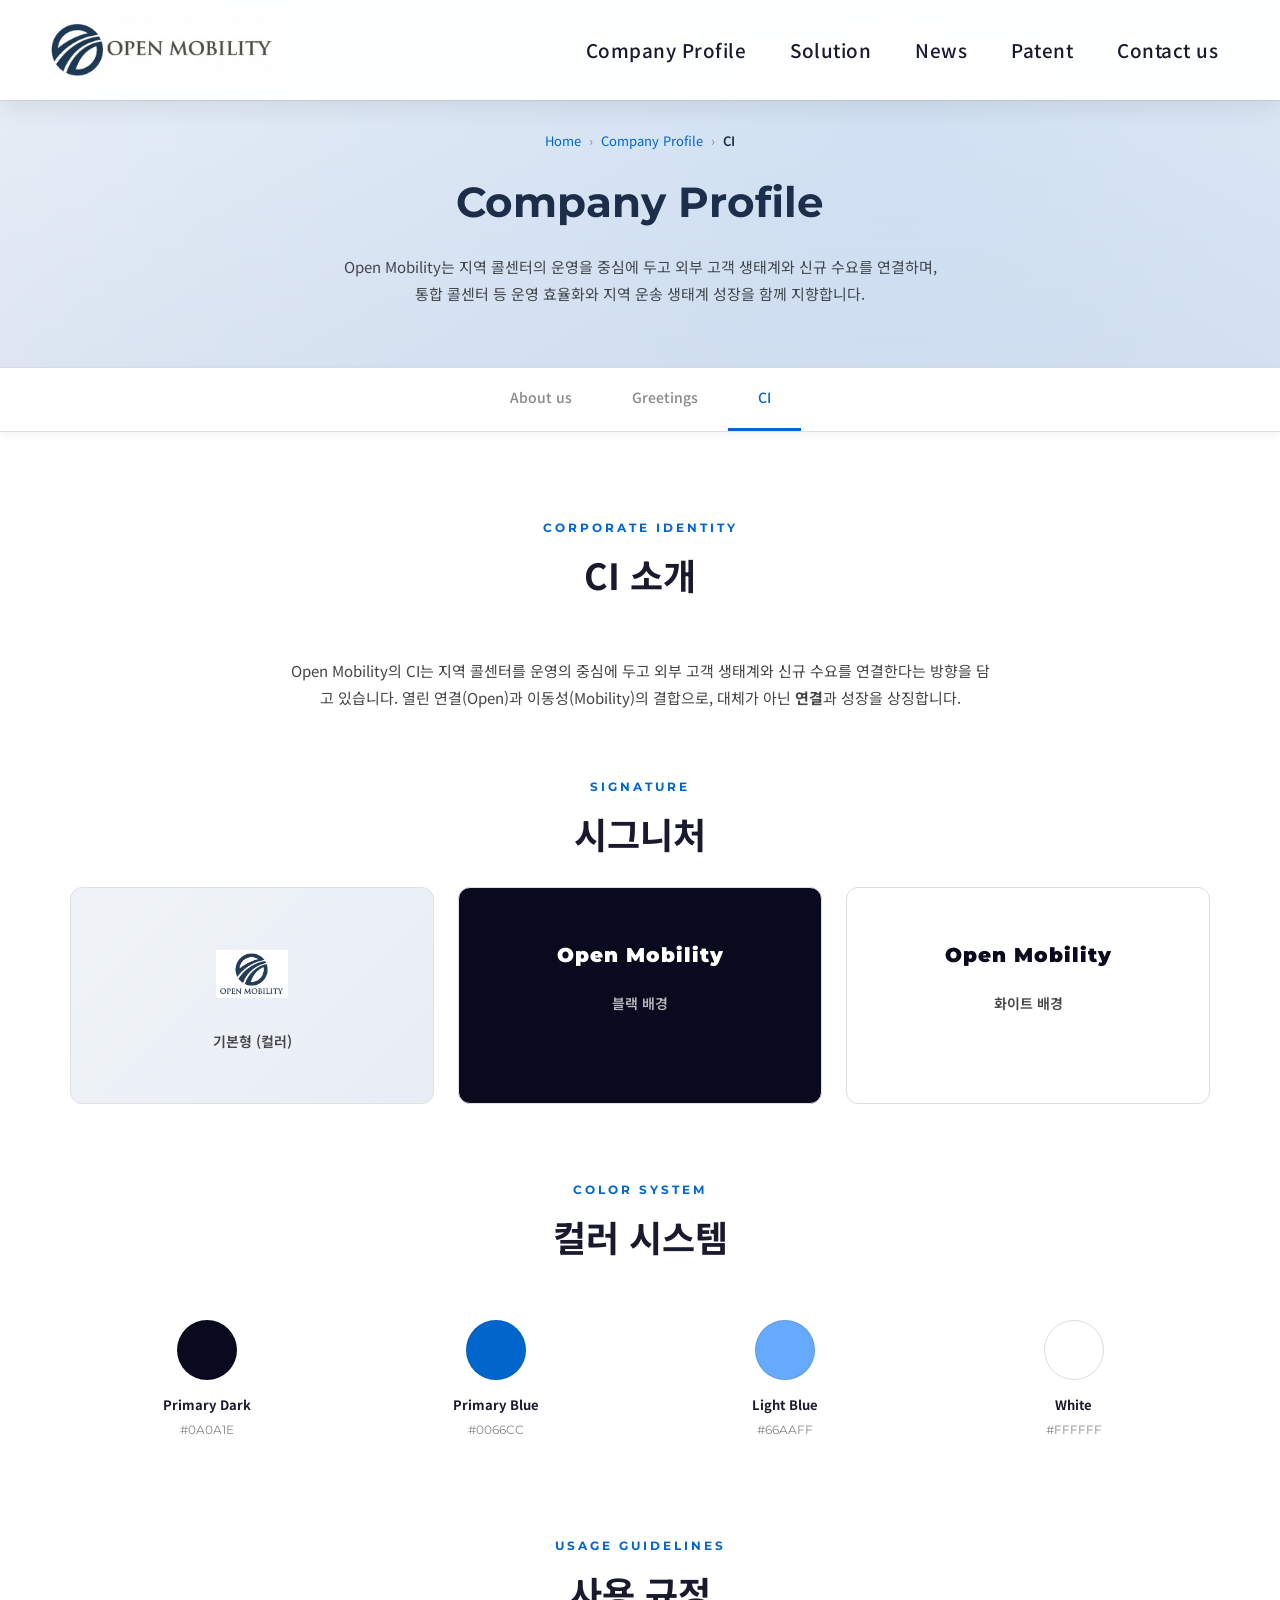
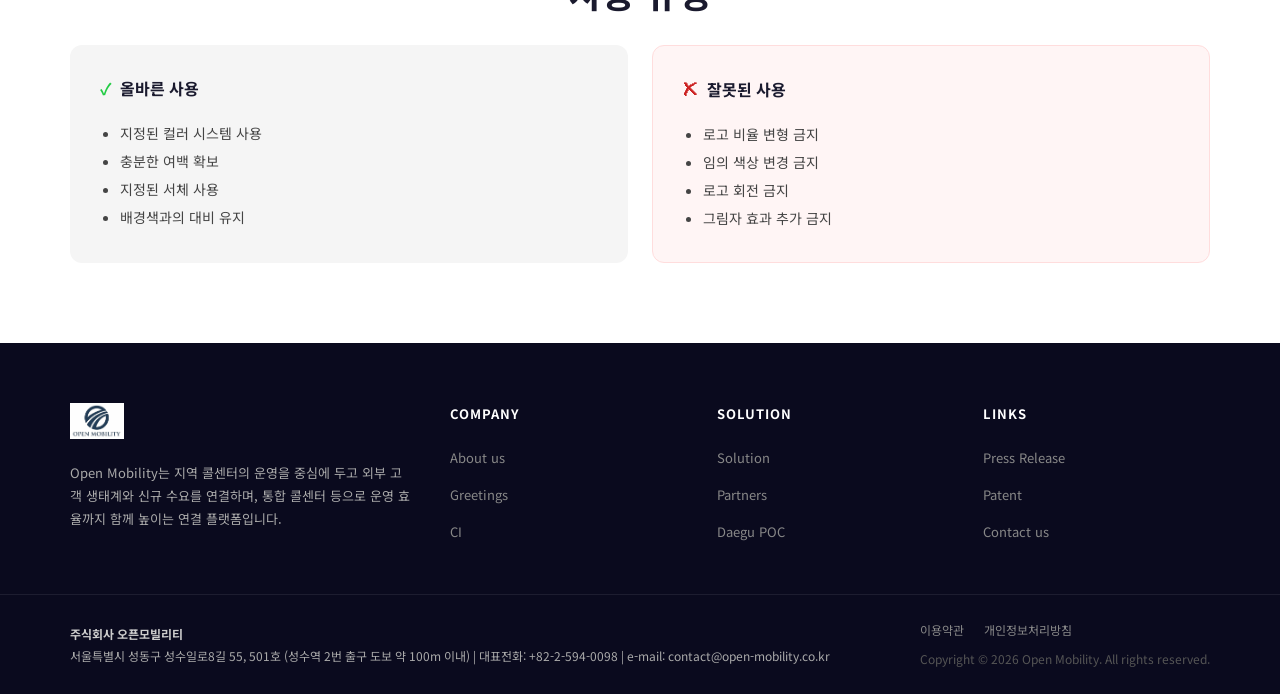
<file: company/ci.html>
<!DOCTYPE html>
<html lang="ko">
<head>
  <meta charset="UTF-8">
  <meta name="viewport" content="width=device-width, initial-scale=1.0, viewport-fit=cover">
  <script src="../js/mobile-redirect.js?v=20260411r1"></script>
  <script src="../js/force-https.js"></script>
  <title>CI - Company Profile | Open Mobility</title>
  <link rel="stylesheet" href="../css/style.css?v=20260421navUnified">
  <style>
    .ci-color-grid {
      display: grid;
      grid-template-columns: repeat(4, 1fr);
      gap: 16px;
      margin-top: 40px;
    }
    .ci-color-box {
      border-radius: 10px;
      padding: 20px;
      text-align: center;
    }
    .ci-color-box .swatch {
      width: 60px;
      height: 60px;
      border-radius: 50%;
      margin: 0 auto 14px;
      border: 1px solid rgba(0,0,0,0.1);
    }
    .ci-color-box .color-name {
      font-size: 13px;
      font-weight: 700;
      color: var(--primary);
      margin-bottom: 4px;
    }
    .ci-color-box .color-hex {
      font-family: 'Montserrat', sans-serif;
      font-size: 12px;
      color: var(--gray);
    }
    @media (max-width: 768px) {
      .ci-color-grid { grid-template-columns: repeat(2, 1fr); }
      .ci-grid { grid-template-columns: 1fr !important; }
    }
  </style>
</head>
<body>

  <header id="header" class="page-header">
    <div class="header-inner">
      <div class="header-logo"><a href="../index.html" class="logo-link"><img src="../images/logo2.png" alt="Open Mobility" class="header-logo-img" width="360" height="76"></a></div>
      <nav class="header-nav">
        <div class="nav-item"><a href="../company/about.html">Company Profile</a>
          <div class="dropdown">
            <a href="../company/about.html">About us</a>
            <a href="../company/greetings.html">Greetings</a>
            <a href="../company/ci.html">CI</a>
          </div>
        </div>
        <div class="nav-item"><a href="../business/solution.html">Solution</a><div class="dropdown"><a href="../business/solution.html">Solution</a><a href="../business/partners.html">Partners</a><a href="../business/daegu-poc.html">Daegu POC</a></div></div>
        <div class="nav-item"><a href="../news/press-release.html">News</a><div class="dropdown"><a href="../news/press-release.html">Press Release</a><a href="../news/notice.html">Notice</a><a href="../news/videos.html">Videos</a></div></div>
        <div class="nav-item"><a href="../patent/patent.html">Patent</a><div class="dropdown"><a href="../patent/patent.html">Patent</a></div></div>
        <div class="nav-item"><a href="../service/contact.html">Contact us</a><div class="dropdown"><a href="../service/contact.html">Contact us</a></div></div>
      </nav>
      <div class="hamburger" id="hamburger"><span></span><span></span><span></span></div>
    </div>
  </header>

  <div class="mobile-menu" id="mobileMenu">
    <div class="mobile-nav-item"><a href="../company/about.html">Company Profile</a>
      <div class="mobile-dropdown"><a href="../company/about.html">About us</a><a href="../company/greetings.html">Greetings</a><a href="../company/ci.html">CI</a></div>
    </div>
    <div class="mobile-nav-item"><a href="../business/solution.html">Solution</a></div>
    <div class="mobile-nav-item"><a href="../news/press-release.html">News</a></div>
    <div class="mobile-nav-item"><a href="../patent/patent.html">Patent</a></div>
    <div class="mobile-nav-item"><a href="../service/contact.html">Contact us</a></div>
  </div>

  <section class="page-banner">
    <div class="breadcrumb">
      <a href="../index.html">Home</a><span>›</span>
      <a href="#">Company Profile</a><span>›</span>
      <span style="color:#1e2a42;font-weight:600;">CI</span>
    </div>
    <h1>Company Profile</h1>
    <p>Open Mobility는 지역 콜센터의 운영을 중심에 두고 외부 고객 생태계와 신규 수요를 연결하며,<br>통합 콜센터 등 운영 효율화와 지역 운송 생태계 성장을 함께 지향합니다.</p>
  </section>

  <nav class="sub-nav">
    <ul>
      <li><a href="about.html">About us</a></li>
      <li><a href="greetings.html">Greetings</a></li>
      <li><a href="ci.html" class="active">CI</a></li>
    </ul>
  </nav>

  <section class="ci-section section">
    <div class="container">
      <div class="section-title fade-up">
        <div class="label">Corporate Identity</div>
        <h2>CI 소개</h2>
      </div>

      <div class="ci-intro fade-up">
        <p>Open Mobility의 CI는 지역 콜센터를 운영의 중심에 두고 외부 고객 생태계와 신규 수요를 연결한다는 방향을 담고 있습니다. 열린 연결(Open)과 이동성(Mobility)의 결합으로, 대체가 아닌 <strong>연결</strong>과 성장을 상징합니다.</p>
      </div>

      <!-- 시그니처 -->
      <div class="section-title fade-up" style="margin-bottom:30px; margin-top:60px;">
        <div class="label">Signature</div>
        <h2>시그니처</h2>
      </div>

      <div class="ci-grid" style="display:grid; grid-template-columns:repeat(3,1fr); gap:24px; margin-bottom:70px;">
        <!-- 기본형 -->
        <div class="ci-card fade-up" style="background:linear-gradient(135deg,#f0f4f8,#e8edf5);">
          <div class="ci-logo-display" style="display:flex;align-items:center;justify-content:center;min-height:72px;">
            <img src="../images/logo1.png" alt="Open Mobility 기본형 로고" style="max-height:48px;width:auto;">
          </div>
          <h3>기본형 (컬러)</h3>
        </div>

        <!-- 블랙 -->
        <div class="ci-card black fade-up">
          <div class="ci-logo-display" style="font-family:'Montserrat',sans-serif; font-weight:900; font-size:20px; letter-spacing:1px; color:#fff;">
            Open Mobility
          </div>
          <h3>블랙 배경</h3>
        </div>

        <!-- 화이트 -->
        <div class="ci-card white fade-up">
          <div class="ci-logo-display" style="font-family:'Montserrat',sans-serif; font-weight:900; font-size:20px; letter-spacing:1px; color:#0a0a1e;">
            Open Mobility
          </div>
          <h3>화이트 배경</h3>
        </div>
      </div>

      <!-- 컬러 시스템 -->
      <div class="section-title fade-up" style="margin-bottom:30px;">
        <div class="label">Color System</div>
        <h2>컬러 시스템</h2>
      </div>

      <div class="ci-color-grid fade-up">
        <div class="ci-color-box">
          <div class="swatch" style="background:#0a0a1e;"></div>
          <div class="color-name">Primary Dark</div>
          <div class="color-hex">#0A0A1E</div>
        </div>
        <div class="ci-color-box">
          <div class="swatch" style="background:#0066cc;"></div>
          <div class="color-name">Primary Blue</div>
          <div class="color-hex">#0066CC</div>
        </div>
        <div class="ci-color-box">
          <div class="swatch" style="background:#66aaff;"></div>
          <div class="color-name">Light Blue</div>
          <div class="color-hex">#66AAFF</div>
        </div>
        <div class="ci-color-box">
          <div class="swatch" style="background:#ffffff; border:1px solid #ddd;"></div>
          <div class="color-name">White</div>
          <div class="color-hex">#FFFFFF</div>
        </div>
      </div>

      <!-- 사용 규정 -->
      <div class="section-title fade-up" style="margin-top:70px; margin-bottom:30px;">
        <div class="label">Usage Guidelines</div>
        <h2>사용 규정</h2>
      </div>

      <div style="display:grid; grid-template-columns:1fr 1fr; gap:24px;" class="fade-up">
        <div style="padding:30px; background:var(--light-gray); border-radius:12px;">
          <h3 style="font-size:16px; font-weight:700; color:var(--primary); margin-bottom:16px; display:flex; align-items:center; gap:8px;">
            <span style="color:#22cc44;">✓</span> 올바른 사용
          </h3>
          <ul style="list-style:disc; padding-left:20px; font-size:14px; color:var(--text); line-height:2;">
            <li>지정된 컬러 시스템 사용</li>
            <li>충분한 여백 확보</li>
            <li>지정된 서체 사용</li>
            <li>배경색과의 대비 유지</li>
          </ul>
        </div>
        <div style="padding:30px; background:#fff5f5; border-radius:12px; border:1px solid #ffdddd;">
          <h3 style="font-size:16px; font-weight:700; color:var(--primary); margin-bottom:16px; display:flex; align-items:center; gap:8px;">
            <span style="color:#cc2222;">✗</span> 잘못된 사용
          </h3>
          <ul style="list-style:disc; padding-left:20px; font-size:14px; color:var(--text); line-height:2;">
            <li>로고 비율 변형 금지</li>
            <li>임의 색상 변경 금지</li>
            <li>로고 회전 금지</li>
            <li>그림자 효과 추가 금지</li>
          </ul>
        </div>
      </div>
    </div>
  </section>

  <footer id="footer">
    <div class="footer-main">
      <div class="container">
        <div class="footer-grid">
          <div class="footer-brand"><a href="../index.html" class="footer-logo-link"><img src="../images/logo1.png" alt="Open Mobility" class="footer-logo-img" width="160" height="36"></a><p>Open Mobility는 지역 콜센터의 운영을 중심에 두고 외부 고객 생태계와 신규 수요를 연결하며, 통합 콜센터 등으로 운영 효율까지 함께 높이는 연결 플랫폼입니다.</p></div>
          <div class="footer-col"><h4>Company</h4><ul><li><a href="about.html">About us</a></li><li><a href="greetings.html">Greetings</a></li><li><a href="ci.html">CI</a></li></ul></div>
          <div class="footer-col"><h4>Solution</h4><ul><li><a href="../business/solution.html">Solution</a></li><li><a href="../business/partners.html">Partners</a></li><li><a href="../business/daegu-poc.html">Daegu POC</a></li></ul></div>
          <div class="footer-col"><h4>Links</h4><ul><li><a href="../news/press-release.html">Press Release</a></li><li><a href="../patent/patent.html">Patent</a></li><li><a href="../service/contact.html">Contact us</a></li></ul></div>
        </div>
      </div>
    </div>
    <div class="footer-bottom">
      <div class="container">
        <div class="footer-bottom-inner">
          <div class="footer-info"><strong>주식회사 오픈모빌리티</strong><br>서울특별시 성동구 성수일로8길 55, 501호 (성수역 2번 출구 도보 약 100m 이내) | 대표전화: +82-2-594-0098 | e-mail: contact@open-mobility.co.kr</div>
          <div><div class="footer-links"><a href="#">이용약관</a><a href="#">개인정보처리방침</a></div><div class="footer-copy">Copyright © 2026 Open Mobility. All rights reserved.</div></div>
        </div>
      </div>
    </div>
  </footer>

  <script src="../js/main.js"></script>
</body>
</html>
</file>
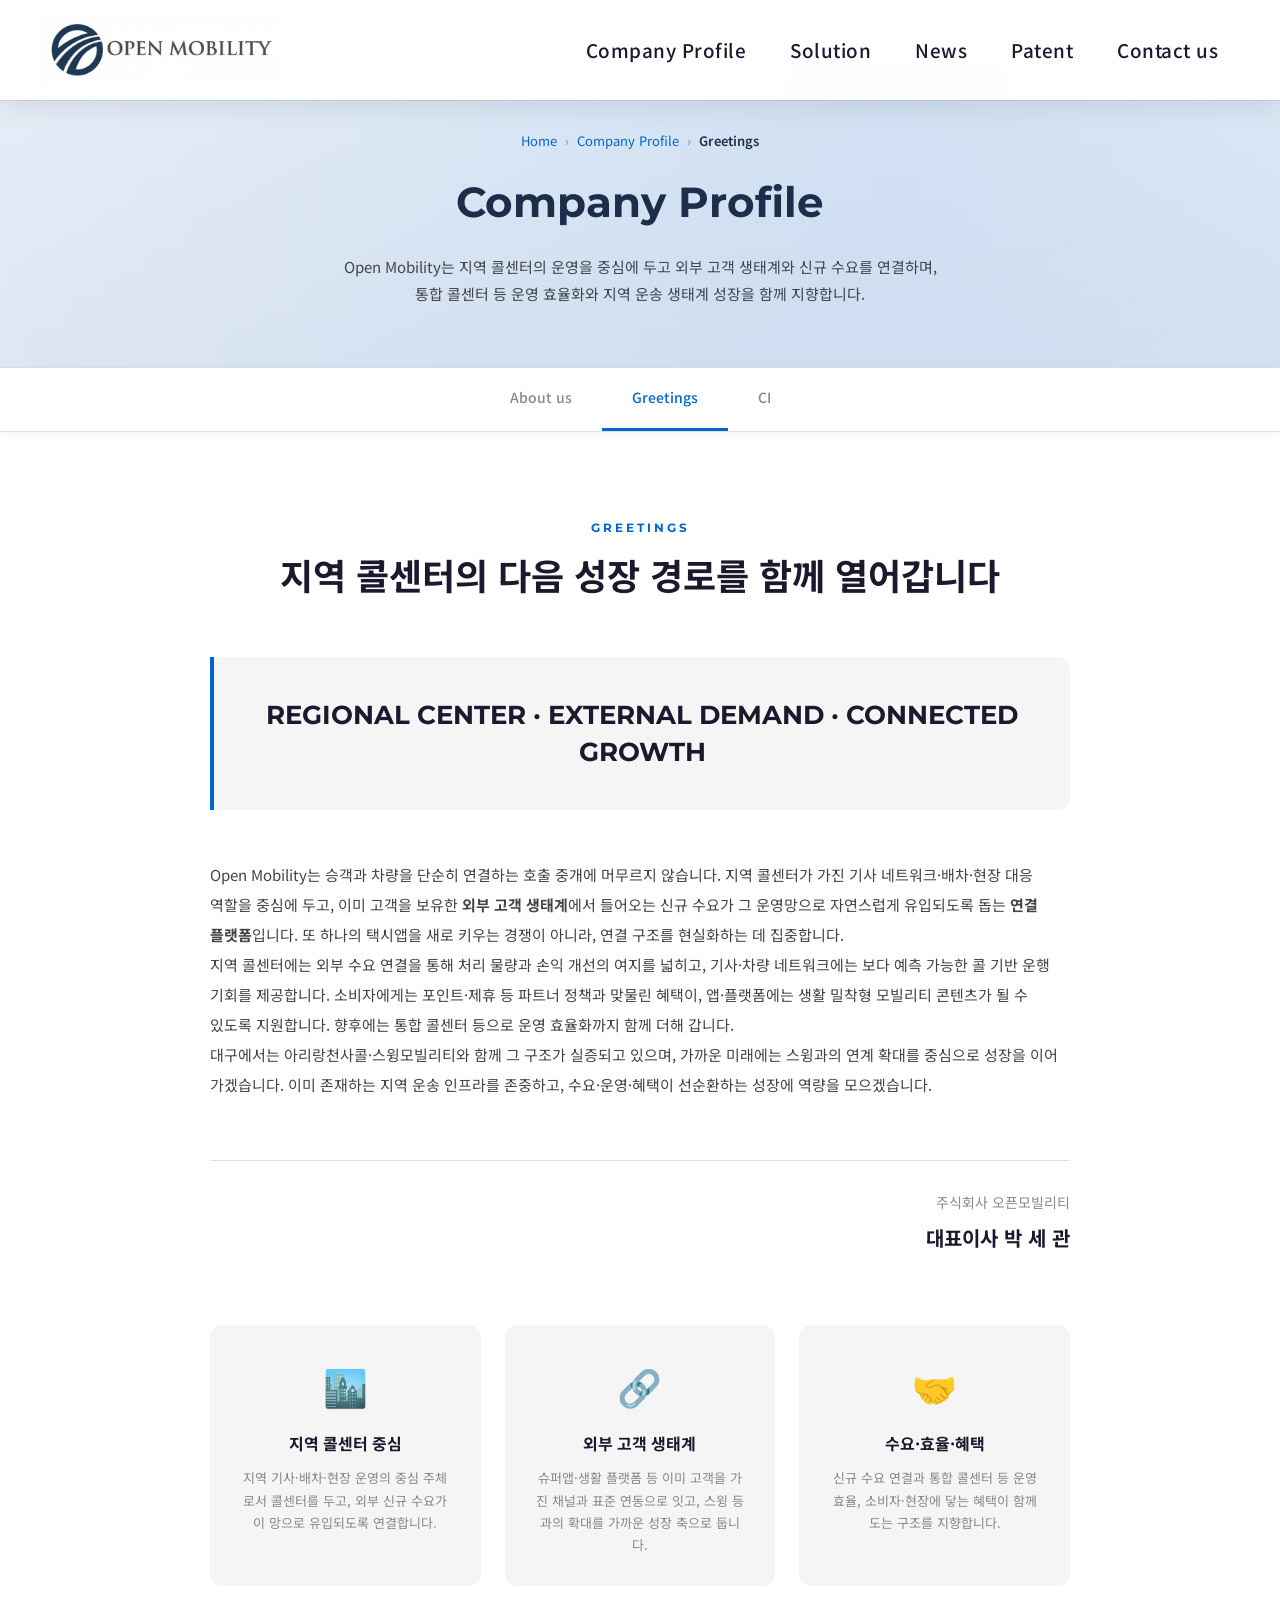
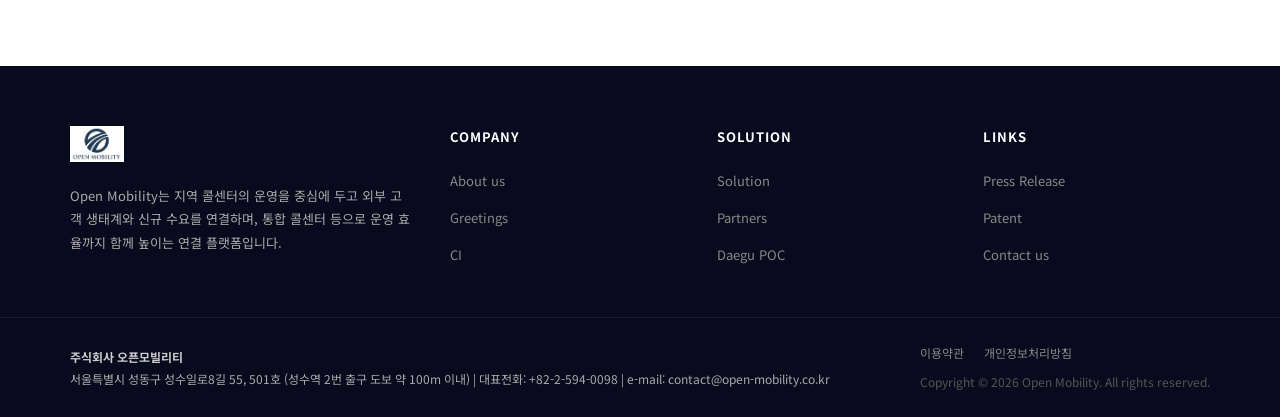
<file: company/greetings.html>
<!DOCTYPE html>
<html lang="ko">
<head>
  <meta charset="UTF-8">
  <meta name="viewport" content="width=device-width, initial-scale=1.0, viewport-fit=cover">
  <script src="../js/mobile-redirect.js?v=20260411r1"></script>
  <script src="../js/force-https.js"></script>
  <title>Greetings - Company Profile | Open Mobility</title>
  <meta name="description" content="Open Mobility 인사말 - 지역 콜센터와 외부 고객 생태계를 연결하는 성장 경로를 제안합니다.">
  <link rel="stylesheet" href="../css/style.css?v=20260421navUnified">
</head>
<body>

  <header id="header" class="page-header">
    <div class="header-inner">
      <div class="header-logo"><a href="../index.html" class="logo-link"><img src="../images/logo2.png" alt="Open Mobility" class="header-logo-img" width="360" height="76"></a></div>
      <nav class="header-nav">
        <div class="nav-item"><a href="../company/about.html">Company Profile</a>
          <div class="dropdown">
            <a href="../company/about.html">About us</a>
            <a href="../company/greetings.html">Greetings</a>
            <a href="../company/ci.html">CI</a>
          </div>
        </div>
        <div class="nav-item"><a href="../business/solution.html">Solution</a>
          <div class="dropdown">
            <a href="../business/solution.html">Solution</a>
            <a href="../business/partners.html">Partners</a>
            <a href="../business/daegu-poc.html">Daegu POC</a>
          </div>
        </div>
        <div class="nav-item"><a href="../news/press-release.html">News</a>
          <div class="dropdown">
            <a href="../news/press-release.html">Press Release</a>
            <a href="../news/notice.html">Notice</a>
            <a href="../news/videos.html">Videos</a>
          </div>
        </div>
        <div class="nav-item"><a href="../patent/patent.html">Patent</a><div class="dropdown"><a href="../patent/patent.html">Patent</a></div></div>
        <div class="nav-item"><a href="../service/contact.html">Contact us</a><div class="dropdown"><a href="../service/contact.html">Contact us</a></div></div>
      </nav>
      <div class="hamburger" id="hamburger"><span></span><span></span><span></span></div>
    </div>
  </header>

  <div class="mobile-menu" id="mobileMenu">
    <div class="mobile-nav-item"><a href="../company/about.html">Company Profile</a>
      <div class="mobile-dropdown">
        <a href="../company/about.html">About us</a>
        <a href="../company/greetings.html">Greetings</a>
        <a href="../company/ci.html">CI</a>
      </div>
    </div>
    <div class="mobile-nav-item"><a href="../business/solution.html">Solution</a>
      <div class="mobile-dropdown">
        <a href="../business/solution.html">Solution</a>
        <a href="../business/partners.html">Partners</a>
        <a href="../business/daegu-poc.html">Daegu POC</a>
      </div>
    </div>
    <div class="mobile-nav-item"><a href="../news/press-release.html">News</a></div>
    <div class="mobile-nav-item"><a href="../patent/patent.html">Patent</a></div>
    <div class="mobile-nav-item"><a href="../service/contact.html">Contact us</a></div>
  </div>

  <section class="page-banner">
    <div class="breadcrumb">
      <a href="../index.html">Home</a><span>›</span>
      <a href="#">Company Profile</a><span>›</span>
      <span style="color:#1e2a42;font-weight:600;">Greetings</span>
    </div>
    <h1>Company Profile</h1>
    <p>Open Mobility는 지역 콜센터의 운영을 중심에 두고 외부 고객 생태계와 신규 수요를 연결하며,<br>통합 콜센터 등 운영 효율화와 지역 운송 생태계 성장을 함께 지향합니다.</p>
  </section>

  <nav class="sub-nav">
    <ul>
      <li><a href="about.html">About us</a></li>
      <li><a href="greetings.html" class="active">Greetings</a></li>
      <li><a href="ci.html">CI</a></li>
    </ul>
  </nav>

  <section class="greetings-section section">
    <div class="container">
      <div class="section-title fade-up">
        <div class="label">Greetings</div>
        <h2>지역 콜센터의 다음 성장 경로를 함께 열어갑니다</h2>
      </div>

      <div class="greetings-content">
        <div class="greetings-quote fade-up">
          REGIONAL CENTER · EXTERNAL DEMAND · CONNECTED GROWTH
        </div>

        <div class="greetings-body fade-up">
          <p>Open Mobility는 승객과 차량을 단순히 연결하는 호출 중개에 머무르지 않습니다. 지역 콜센터가 가진 기사 네트워크·배차·현장 대응 역할을 중심에 두고, 이미 고객을 보유한 <strong>외부 고객 생태계</strong>에서 들어오는 신규 수요가 그 운영망으로 자연스럽게 유입되도록 돕는 <strong>연결 플랫폼</strong>입니다. 또 하나의 택시앱을 새로 키우는 경쟁이 아니라, 연결 구조를 현실화하는 데 집중합니다.</p>
          <p>지역 콜센터에는 외부 수요 연결을 통해 처리 물량과 손익 개선의 여지를 넓히고, 기사·차량 네트워크에는 보다 예측 가능한 콜 기반 운행 기회를 제공합니다. 소비자에게는 포인트·제휴 등 파트너 정책과 맞물린 혜택이, 앱·플랫폼에는 생활 밀착형 모빌리티 콘텐츠가 될 수 있도록 지원합니다. 향후에는 통합 콜센터 등으로 운영 효율화까지 함께 더해 갑니다.</p>
          <p>대구에서는 아리랑천사콜·스윙모빌리티와 함께 그 구조가 실증되고 있으며, 가까운 미래에는 스윙과의 연계 확대를 중심으로 성장을 이어 가겠습니다. 이미 존재하는 지역 운송 인프라를 존중하고, 수요·운영·혜택이 선순환하는 성장에 역량을 모으겠습니다.</p>
        </div>

        <!-- CEO 서명 -->
        <div class="fade-up" style="margin-top:60px; text-align:right; border-top:1px solid var(--border); padding-top:30px;">
          <p style="color:var(--gray); font-size:14px; margin-bottom:6px;">주식회사 오픈모빌리티</p>
          <p style="font-size:20px; font-weight:700; color:var(--primary);">대표이사 박 세 관</p>
        </div>

        <!-- 비전 카드들 -->
        <div style="display:grid; grid-template-columns:repeat(3,1fr); gap:24px; margin-top:70px;" class="fade-up">
          <div style="padding:30px; background:var(--light-gray); border-radius:12px; text-align:center;">
            <div style="font-size:36px; margin-bottom:14px;">🏙️</div>
            <h3 style="font-size:16px; font-weight:700; color:var(--primary); margin-bottom:10px;">지역 콜센터 중심</h3>
            <p style="font-size:13px; color:var(--gray); line-height:1.7;">지역 기사·배차·현장 운영의 중심 주체로서 콜센터를 두고, 외부 신규 수요가 이 망으로 유입되도록 연결합니다.</p>
          </div>
          <div style="padding:30px; background:var(--light-gray); border-radius:12px; text-align:center;">
            <div style="font-size:36px; margin-bottom:14px;">🔗</div>
            <h3 style="font-size:16px; font-weight:700; color:var(--primary); margin-bottom:10px;">외부 고객 생태계</h3>
            <p style="font-size:13px; color:var(--gray); line-height:1.7;">슈퍼앱·생활 플랫폼 등 이미 고객을 가진 채널과 표준 연동으로 잇고, 스윙 등과의 확대를 가까운 성장 축으로 둡니다.</p>
          </div>
          <div style="padding:30px; background:var(--light-gray); border-radius:12px; text-align:center;">
            <div style="font-size:36px; margin-bottom:14px;">🤝</div>
            <h3 style="font-size:16px; font-weight:700; color:var(--primary); margin-bottom:10px;">수요·효율·혜택</h3>
            <p style="font-size:13px; color:var(--gray); line-height:1.7;">신규 수요 연결과 통합 콜센터 등 운영 효율, 소비자·현장에 닿는 혜택이 함께 도는 구조를 지향합니다.</p>
          </div>
        </div>
      </div>
    </div>
  </section>

  <footer id="footer">
    <div class="footer-main">
      <div class="container">
        <div class="footer-grid">
          <div class="footer-brand"><a href="../index.html" class="footer-logo-link"><img src="../images/logo1.png" alt="Open Mobility" class="footer-logo-img" width="160" height="36"></a><p>Open Mobility는 지역 콜센터의 운영을 중심에 두고 외부 고객 생태계와 신규 수요를 연결하며, 통합 콜센터 등으로 운영 효율까지 함께 높이는 연결 플랫폼입니다.</p></div>
          <div class="footer-col"><h4>Company</h4><ul><li><a href="about.html">About us</a></li><li><a href="greetings.html">Greetings</a></li><li><a href="ci.html">CI</a></li></ul></div>
          <div class="footer-col"><h4>Solution</h4><ul><li><a href="../business/solution.html">Solution</a></li><li><a href="../business/partners.html">Partners</a></li><li><a href="../business/daegu-poc.html">Daegu POC</a></li></ul></div>
          <div class="footer-col"><h4>Links</h4><ul><li><a href="../news/press-release.html">Press Release</a></li><li><a href="../patent/patent.html">Patent</a></li><li><a href="../service/contact.html">Contact us</a></li></ul></div>
        </div>
      </div>
    </div>
    <div class="footer-bottom">
      <div class="container">
        <div class="footer-bottom-inner">
          <div class="footer-info"><strong>주식회사 오픈모빌리티</strong><br>서울특별시 성동구 성수일로8길 55, 501호 (성수역 2번 출구 도보 약 100m 이내) | 대표전화: +82-2-594-0098 | e-mail: contact@open-mobility.co.kr</div>
          <div><div class="footer-links"><a href="#">이용약관</a><a href="#">개인정보처리방침</a></div><div class="footer-copy">Copyright © 2026 Open Mobility. All rights reserved.</div></div>
        </div>
      </div>
    </div>
  </footer>

  <script src="../js/main.js"></script>
</body>
</html>
</file>
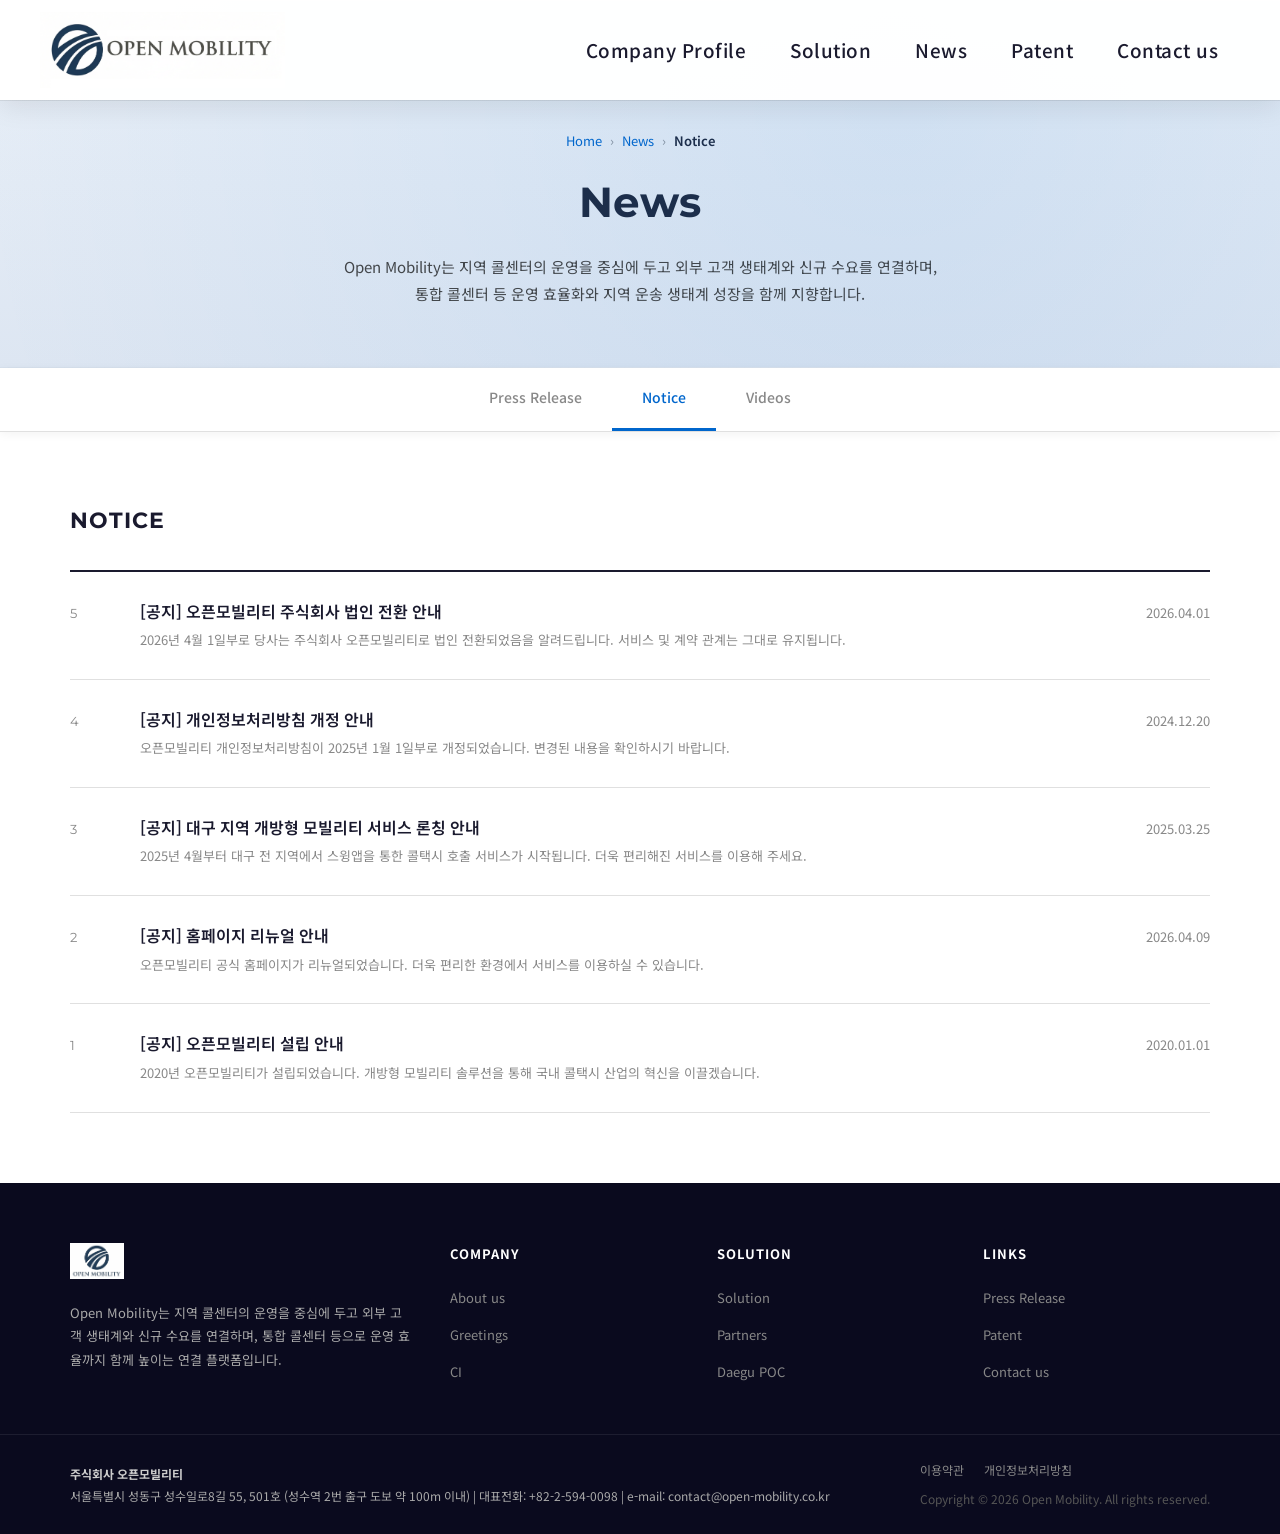
<file: news/notice.html>
<!DOCTYPE html>
<html lang="ko">
<head>
  <meta charset="UTF-8">
  <meta name="viewport" content="width=device-width, initial-scale=1.0, viewport-fit=cover">
  <script src="../js/mobile-redirect.js?v=20260411r1"></script>
  <script src="../js/force-https.js"></script>
  <title>Notice - News | Open Mobility</title>
  <link rel="stylesheet" href="../css/style.css?v=20260421navUnified">
</head>
<body>

  <header id="header" class="page-header">
    <div class="header-inner">
      <div class="header-logo"><a href="../index.html" class="logo-link"><img src="../images/logo2.png" alt="Open Mobility" class="header-logo-img" width="360" height="76"></a></div>
      <nav class="header-nav">
        <div class="nav-item"><a href="../company/about.html">Company Profile</a>
          <div class="dropdown"><a href="../company/about.html">About us</a><a href="../company/greetings.html">Greetings</a><a href="../company/ci.html">CI</a></div>
        </div>
        <div class="nav-item"><a href="../business/solution.html">Solution</a>
          <div class="dropdown"><a href="../business/solution.html">Solution</a><a href="../business/partners.html">Partners</a><a href="../business/daegu-poc.html">Daegu POC</a></div>
        </div>
        <div class="nav-item"><a href="../news/press-release.html">News</a>
          <div class="dropdown"><a href="../news/press-release.html">Press Release</a><a href="../news/notice.html">Notice</a><a href="../news/videos.html">Videos</a></div>
        </div>
        <div class="nav-item"><a href="../patent/patent.html">Patent</a><div class="dropdown"><a href="../patent/patent.html">Patent</a></div></div>
        <div class="nav-item"><a href="../service/contact.html">Contact us</a><div class="dropdown"><a href="../service/contact.html">Contact us</a></div></div>
      </nav>
      <div class="hamburger" id="hamburger"><span></span><span></span><span></span></div>
    </div>
  </header>

  <div class="mobile-menu" id="mobileMenu">
    <div class="mobile-nav-item"><a href="../company/about.html">Company Profile</a></div>
    <div class="mobile-nav-item"><a href="../business/solution.html">Solution</a></div>
    <div class="mobile-nav-item"><a href="../news/press-release.html">News</a>
      <div class="mobile-dropdown"><a href="../news/press-release.html">Press Release</a><a href="../news/notice.html">Notice</a><a href="../news/videos.html">Videos</a></div>
    </div>
    <div class="mobile-nav-item"><a href="../patent/patent.html">Patent</a></div>
    <div class="mobile-nav-item"><a href="../service/contact.html">Contact us</a></div>
  </div>

  <section class="page-banner">
    <div class="breadcrumb">
      <a href="../index.html">Home</a><span>›</span>
      <a href="press-release.html">News</a><span>›</span>
      <span style="color:#1e2a42;font-weight:600;">Notice</span>
    </div>
    <h1>News</h1>
    <p>Open Mobility는 지역 콜센터의 운영을 중심에 두고 외부 고객 생태계와 신규 수요를 연결하며,<br>통합 콜센터 등 운영 효율화와 지역 운송 생태계 성장을 함께 지향합니다.</p>
  </section>

  <nav class="sub-nav">
    <ul>
      <li><a href="press-release.html">Press Release</a></li>
      <li><a href="notice.html" class="active">Notice</a></li>
      <li><a href="videos.html">Videos</a></li>
    </ul>
  </nav>

  <section class="news-section">
    <div class="container">
      <h2 style="font-family:'Montserrat',sans-serif;font-size:22px;font-weight:700;color:var(--primary);margin-bottom:30px;letter-spacing:1px;">NOTICE</h2>

      <div class="news-list">
        <a class="news-item" href="#" onclick="alert('준비 중입니다.');return false;">
          <div class="news-num">5</div>
          <div class="news-content">
            <div class="news-title">[공지] 오픈모빌리티 주식회사 법인 전환 안내</div>
            <div class="news-excerpt">2026년 4월 1일부로 당사는 주식회사 오픈모빌리티로 법인 전환되었음을 알려드립니다. 서비스 및 계약 관계는 그대로 유지됩니다.</div>
          </div>
          <div class="news-date">2026.04.01</div>
        </a>
        <a class="news-item" href="#" onclick="alert('준비 중입니다.');return false;">
          <div class="news-num">4</div>
          <div class="news-content">
            <div class="news-title">[공지] 개인정보처리방침 개정 안내</div>
            <div class="news-excerpt">오픈모빌리티 개인정보처리방침이 2025년 1월 1일부로 개정되었습니다. 변경된 내용을 확인하시기 바랍니다.</div>
          </div>
          <div class="news-date">2024.12.20</div>
        </a>
        <a class="news-item" href="#" onclick="alert('준비 중입니다.');return false;">
          <div class="news-num">3</div>
          <div class="news-content">
            <div class="news-title">[공지] 대구 지역 개방형 모빌리티 서비스 론칭 안내</div>
            <div class="news-excerpt">2025년 4월부터 대구 전 지역에서 스윙앱을 통한 콜택시 호출 서비스가 시작됩니다. 더욱 편리해진 서비스를 이용해 주세요.</div>
          </div>
          <div class="news-date">2025.03.25</div>
        </a>
        <a class="news-item" href="#" onclick="alert('준비 중입니다.');return false;">
          <div class="news-num">2</div>
          <div class="news-content">
            <div class="news-title">[공지] 홈페이지 리뉴얼 안내</div>
            <div class="news-excerpt">오픈모빌리티 공식 홈페이지가 리뉴얼되었습니다. 더욱 편리한 환경에서 서비스를 이용하실 수 있습니다.</div>
          </div>
          <div class="news-date">2026.04.09</div>
        </a>
        <a class="news-item" href="#" onclick="alert('준비 중입니다.');return false;">
          <div class="news-num">1</div>
          <div class="news-content">
            <div class="news-title">[공지] 오픈모빌리티 설립 안내</div>
            <div class="news-excerpt">2020년 오픈모빌리티가 설립되었습니다. 개방형 모빌리티 솔루션을 통해 국내 콜택시 산업의 혁신을 이끌겠습니다.</div>
          </div>
          <div class="news-date">2020.01.01</div>
        </a>
      </div>
    </div>
  </section>

  <footer id="footer">
    <div class="footer-main">
      <div class="container">
        <div class="footer-grid">
          <div class="footer-brand"><a href="../index.html" class="footer-logo-link"><img src="../images/logo1.png" alt="Open Mobility" class="footer-logo-img" width="160" height="36"></a><p>Open Mobility는 지역 콜센터의 운영을 중심에 두고 외부 고객 생태계와 신규 수요를 연결하며, 통합 콜센터 등으로 운영 효율까지 함께 높이는 연결 플랫폼입니다.</p></div>
          <div class="footer-col"><h4>Company</h4><ul><li><a href="../company/about.html">About us</a></li><li><a href="../company/greetings.html">Greetings</a></li><li><a href="../company/ci.html">CI</a></li></ul></div>
          <div class="footer-col"><h4>Solution</h4><ul><li><a href="../business/solution.html">Solution</a></li><li><a href="../business/partners.html">Partners</a></li><li><a href="../business/daegu-poc.html">Daegu POC</a></li></ul></div>
          <div class="footer-col"><h4>Links</h4><ul><li><a href="press-release.html">Press Release</a></li><li><a href="../patent/patent.html">Patent</a></li><li><a href="../service/contact.html">Contact us</a></li></ul></div>
        </div>
      </div>
    </div>
    <div class="footer-bottom">
      <div class="container">
        <div class="footer-bottom-inner">
          <div class="footer-info"><strong>주식회사 오픈모빌리티</strong><br>서울특별시 성동구 성수일로8길 55, 501호 (성수역 2번 출구 도보 약 100m 이내) | 대표전화: +82-2-594-0098 | e-mail: contact@open-mobility.co.kr</div>
          <div><div class="footer-links"><a href="#">이용약관</a><a href="#">개인정보처리방침</a></div><div class="footer-copy">Copyright © 2026 Open Mobility. All rights reserved.</div></div>
        </div>
      </div>
    </div>
  </footer>

  <script src="../js/main.js"></script>
</body>
</html>
</file>
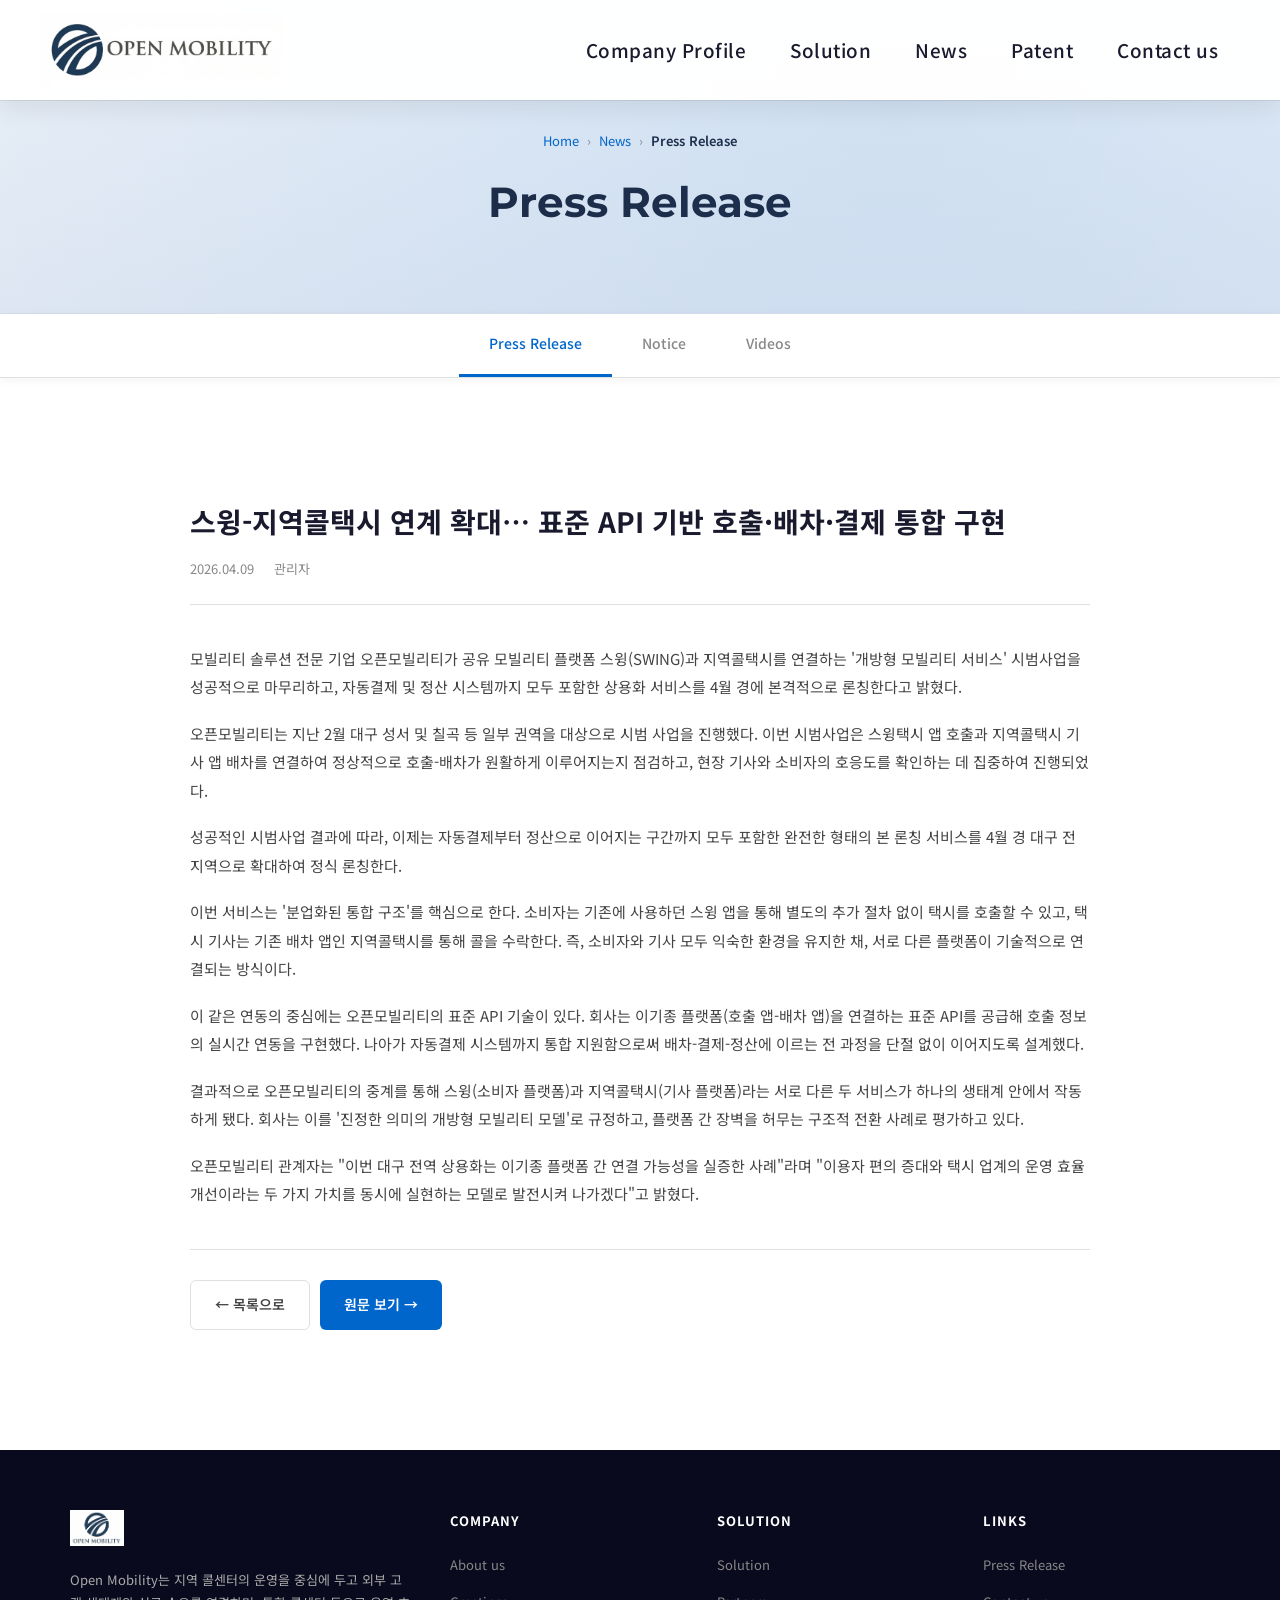
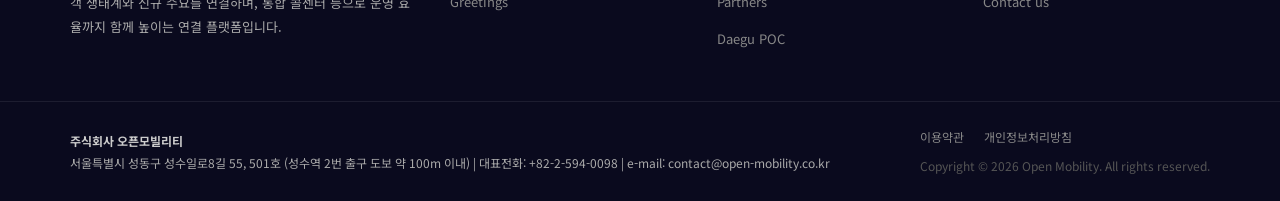
<file: news/press-detail.html>
<!DOCTYPE html>
<html lang="ko">
<head>
  <meta charset="UTF-8">
  <meta name="viewport" content="width=device-width, initial-scale=1.0, viewport-fit=cover">
  <script src="../js/mobile-redirect.js?v=20260411r1"></script>
  <script src="../js/force-https.js"></script>
  <title>Press Release 상세 | Open Mobility</title>
  <link rel="stylesheet" href="../css/style.css?v=20260421navUnified">
</head>
<body>

  <header id="header" class="page-header">
    <div class="header-inner">
      <div class="header-logo"><a href="../index.html" class="logo-link"><img src="../images/logo2.png" alt="Open Mobility" class="header-logo-img" width="360" height="76"></a></div>
      <nav class="header-nav">
        <div class="nav-item"><a href="../company/about.html">Company Profile</a>
          <div class="dropdown"><a href="../company/about.html">About us</a><a href="../company/greetings.html">Greetings</a><a href="../company/ci.html">CI</a></div>
        </div>
        <div class="nav-item"><a href="../business/solution.html">Solution</a>
          <div class="dropdown"><a href="../business/solution.html">Solution</a><a href="../business/partners.html">Partners</a><a href="../business/daegu-poc.html">Daegu POC</a></div>
        </div>
        <div class="nav-item"><a href="../news/press-release.html">News</a>
          <div class="dropdown"><a href="../news/press-release.html">Press Release</a><a href="../news/notice.html">Notice</a><a href="../news/videos.html">Videos</a></div>
        </div>
        <div class="nav-item"><a href="../patent/patent.html">Patent</a><div class="dropdown"><a href="../patent/patent.html">Patent</a></div></div>
        <div class="nav-item"><a href="../service/contact.html">Contact us</a><div class="dropdown"><a href="../service/contact.html">Contact us</a></div></div>
      </nav>
      <div class="hamburger" id="hamburger"><span></span><span></span><span></span></div>
    </div>
  </header>

  <div class="mobile-menu" id="mobileMenu">
    <div class="mobile-nav-item"><a href="../company/about.html">Company Profile</a></div>
    <div class="mobile-nav-item"><a href="../business/solution.html">Solution</a></div>
    <div class="mobile-nav-item"><a href="../news/press-release.html">News</a>
      <div class="mobile-dropdown"><a href="../news/press-release.html">Press Release</a><a href="../news/notice.html">Notice</a><a href="../news/videos.html">Videos</a></div>
    </div>
    <div class="mobile-nav-item"><a href="../patent/patent.html">Patent</a></div>
    <div class="mobile-nav-item"><a href="../service/contact.html">Contact us</a></div>
  </div>

  <section class="page-banner">
    <div class="breadcrumb">
      <a href="../index.html">Home</a><span>›</span>
      <a href="press-release.html">News</a><span>›</span>
      <span style="color:#1e2a42;font-weight:600;">Press Release</span>
    </div>
    <h1>Press Release</h1>
  </section>

  <nav class="sub-nav">
    <ul>
      <li><a href="press-release.html" class="active">Press Release</a></li>
      <li><a href="notice.html">Notice</a></li>
      <li><a href="videos.html">Videos</a></li>
    </ul>
  </nav>

  <section style="padding:60px 0;">
    <div class="container">
      <div class="news-detail">
        <div class="news-detail-header">
          <h1 id="articleTitle">스윙-지역콜택시 연계 확대… 표준 API 기반 호출·배차·결제 통합 구현</h1>
          <div class="meta">
            <span>2026.04.09</span>
            <span>관리자</span>
          </div>
        </div>
        <div class="news-detail-body" id="articleBody">
          <p>모빌리티 솔루션 전문 기업 오픈모빌리티가 공유 모빌리티 플랫폼 스윙(SWING)과 지역콜택시를 연결하는 '개방형 모빌리티 서비스' 시범사업을 성공적으로 마무리하고, 자동결제 및 정산 시스템까지 모두 포함한 상용화 서비스를 4월 경에 본격적으로 론칭한다고 밝혔다.</p>
          <p>오픈모빌리티는 지난 2월 대구 성서 및 칠곡 등 일부 권역을 대상으로 시범 사업을 진행했다. 이번 시범사업은 스윙택시 앱 호출과 지역콜택시 기사 앱 배차를 연결하여 정상적으로 호출-배차가 원활하게 이루어지는지 점검하고, 현장 기사와 소비자의 호응도를 확인하는 데 집중하여 진행되었다.</p>
          <p>성공적인 시범사업 결과에 따라, 이제는 자동결제부터 정산으로 이어지는 구간까지 모두 포함한 완전한 형태의 본 론칭 서비스를 4월 경 대구 전 지역으로 확대하여 정식 론칭한다.</p>
          <p>이번 서비스는 '분업화된 통합 구조'를 핵심으로 한다. 소비자는 기존에 사용하던 스윙 앱을 통해 별도의 추가 절차 없이 택시를 호출할 수 있고, 택시 기사는 기존 배차 앱인 지역콜택시를 통해 콜을 수락한다. 즉, 소비자와 기사 모두 익숙한 환경을 유지한 채, 서로 다른 플랫폼이 기술적으로 연결되는 방식이다.</p>
          <p>이 같은 연동의 중심에는 오픈모빌리티의 표준 API 기술이 있다. 회사는 이기종 플랫폼(호출 앱-배차 앱)을 연결하는 표준 API를 공급해 호출 정보의 실시간 연동을 구현했다. 나아가 자동결제 시스템까지 통합 지원함으로써 배차-결제-정산에 이르는 전 과정을 단절 없이 이어지도록 설계했다.</p>
          <p>결과적으로 오픈모빌리티의 중계를 통해 스윙(소비자 플랫폼)과 지역콜택시(기사 플랫폼)라는 서로 다른 두 서비스가 하나의 생태계 안에서 작동하게 됐다. 회사는 이를 '진정한 의미의 개방형 모빌리티 모델'로 규정하고, 플랫폼 간 장벽을 허무는 구조적 전환 사례로 평가하고 있다.</p>
          <p>오픈모빌리티 관계자는 "이번 대구 전역 상용화는 이기종 플랫폼 간 연결 가능성을 실증한 사례"라며 "이용자 편의 증대와 택시 업계의 운영 효율 개선이라는 두 가지 가치를 동시에 실현하는 모델로 발전시켜 나가겠다"고 밝혔다.</p>
        </div>

        <div class="news-nav">
          <a href="press-release.html" class="btn btn-outline">← 목록으로</a>
          <a href="https://axismobility.io/bbs/?so_table=press_release&mode=VIEW&num=46" target="_blank" class="btn btn-primary">원문 보기 →</a>
        </div>
      </div>
    </div>
  </section>

  <footer id="footer">
    <div class="footer-main">
      <div class="container">
        <div class="footer-grid">
          <div class="footer-brand"><a href="../index.html" class="footer-logo-link"><img src="../images/logo1.png" alt="Open Mobility" class="footer-logo-img" width="160" height="36"></a><p>Open Mobility는 지역 콜센터의 운영을 중심에 두고 외부 고객 생태계와 신규 수요를 연결하며, 통합 콜센터 등으로 운영 효율까지 함께 높이는 연결 플랫폼입니다.</p></div>
          <div class="footer-col"><h4>Company</h4><ul><li><a href="../company/about.html">About us</a></li><li><a href="../company/greetings.html">Greetings</a></li></ul></div>
          <div class="footer-col"><h4>Solution</h4><ul><li><a href="../business/solution.html">Solution</a></li><li><a href="../business/partners.html">Partners</a></li><li><a href="../business/daegu-poc.html">Daegu POC</a></li></ul></div>
          <div class="footer-col"><h4>Links</h4><ul><li><a href="press-release.html">Press Release</a></li><li><a href="../service/contact.html">Contact us</a></li></ul></div>
        </div>
      </div>
    </div>
    <div class="footer-bottom">
      <div class="container">
        <div class="footer-bottom-inner">
          <div class="footer-info"><strong>주식회사 오픈모빌리티</strong><br>서울특별시 성동구 성수일로8길 55, 501호 (성수역 2번 출구 도보 약 100m 이내) | 대표전화: +82-2-594-0098 | e-mail: contact@open-mobility.co.kr</div>
          <div><div class="footer-links"><a href="#">이용약관</a><a href="#">개인정보처리방침</a></div><div class="footer-copy">Copyright © 2026 Open Mobility. All rights reserved.</div></div>
        </div>
      </div>
    </div>
  </footer>

  <script src="../js/main.js"></script>
</body>
</html>
</file>
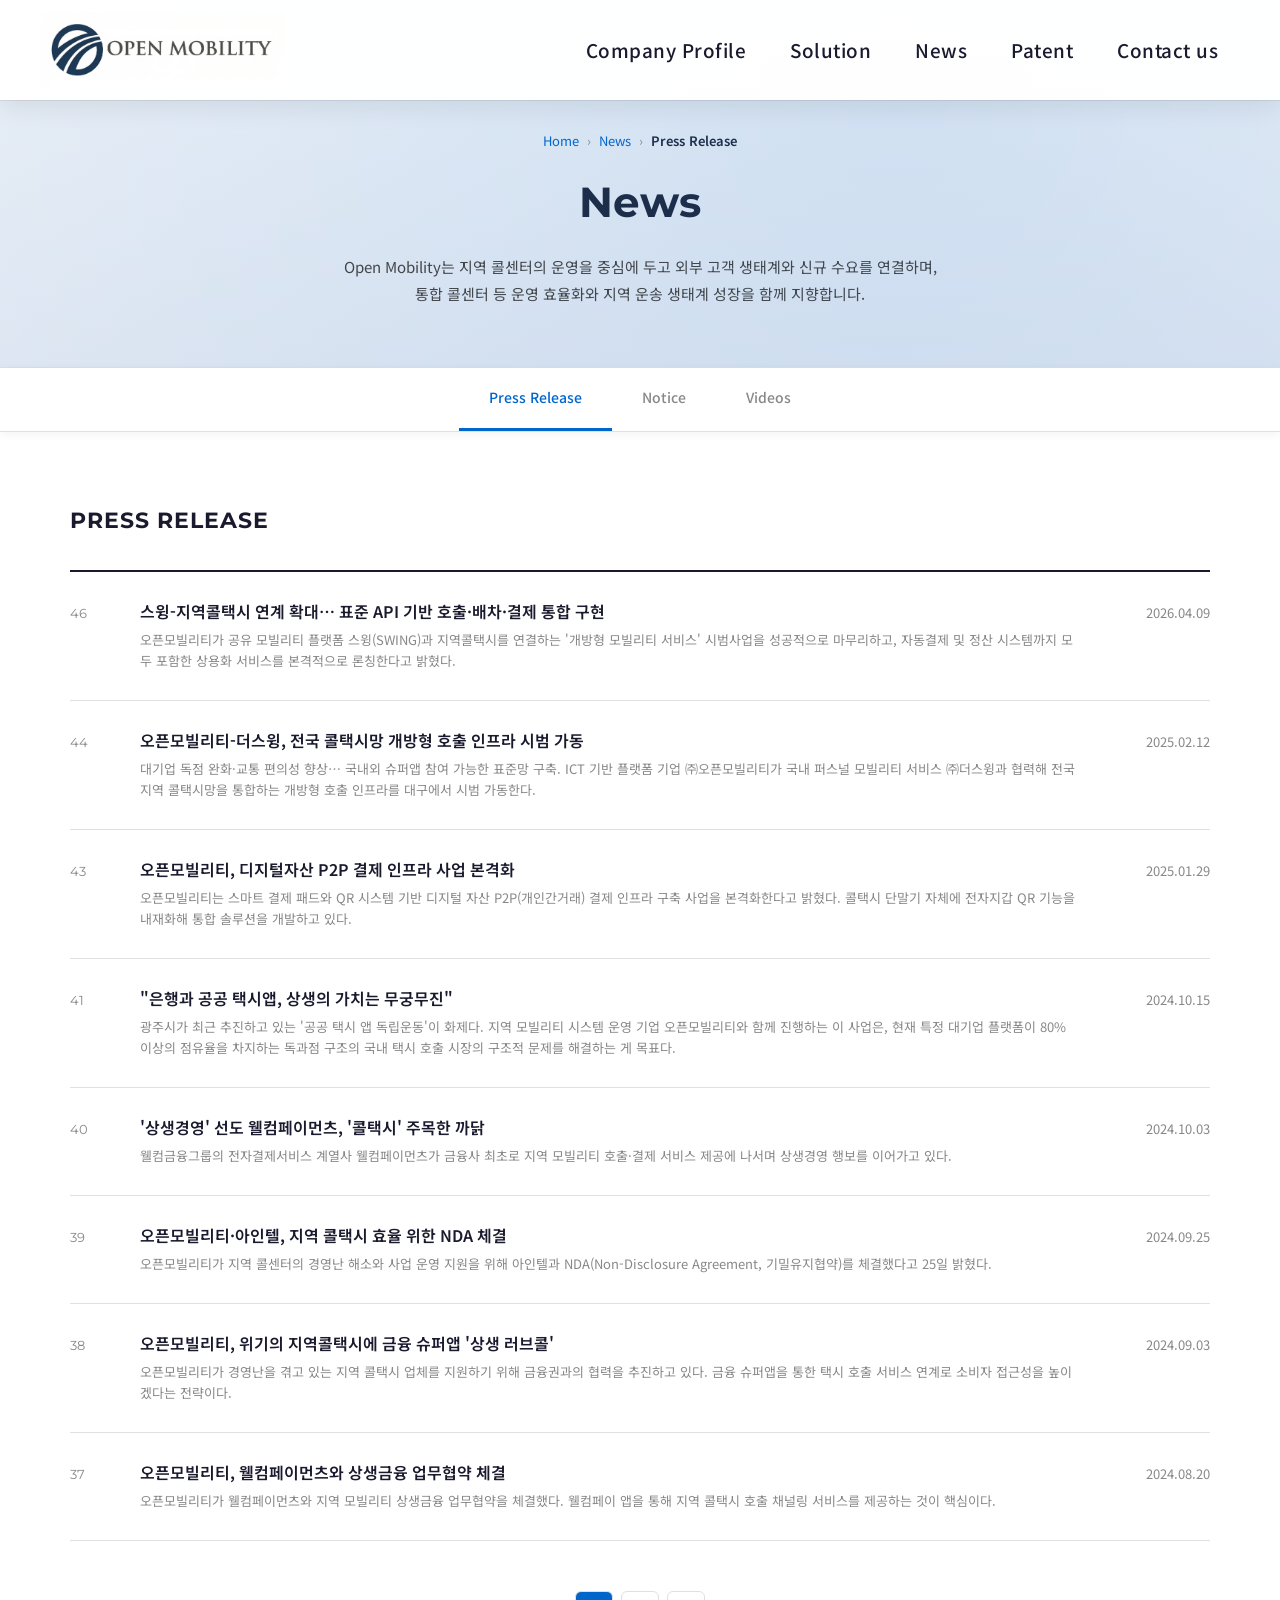
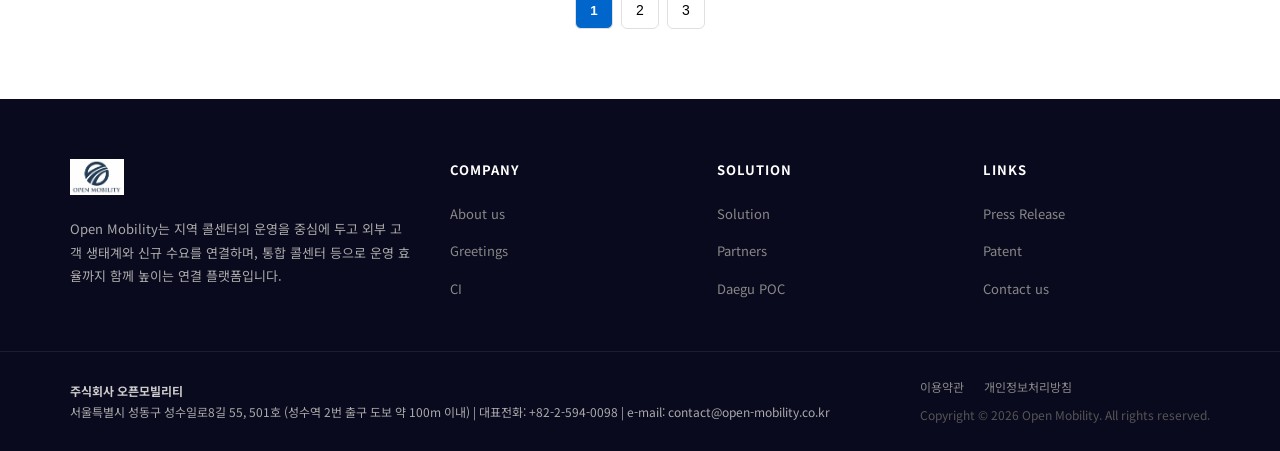
<file: news/press-release.html>
<!DOCTYPE html>
<html lang="ko">
<head>
  <meta charset="UTF-8">
  <meta name="viewport" content="width=device-width, initial-scale=1.0, viewport-fit=cover">
  <script src="../js/mobile-redirect.js?v=20260411r1"></script>
  <script src="../js/force-https.js"></script>
  <title>Press Release - News | Open Mobility</title>
  <link rel="stylesheet" href="../css/style.css?v=20260421navUnified">
</head>
<body>

  <header id="header" class="page-header">
    <div class="header-inner">
      <div class="header-logo"><a href="../index.html" class="logo-link"><img src="../images/logo2.png" alt="Open Mobility" class="header-logo-img" width="360" height="76"></a></div>
      <nav class="header-nav">
        <div class="nav-item"><a href="../company/about.html">Company Profile</a>
          <div class="dropdown"><a href="../company/about.html">About us</a><a href="../company/greetings.html">Greetings</a><a href="../company/ci.html">CI</a></div>
        </div>
        <div class="nav-item"><a href="../business/solution.html">Solution</a>
          <div class="dropdown"><a href="../business/solution.html">Solution</a><a href="../business/partners.html">Partners</a><a href="../business/daegu-poc.html">Daegu POC</a></div>
        </div>
        <div class="nav-item"><a href="../news/press-release.html">News</a>
          <div class="dropdown"><a href="../news/press-release.html">Press Release</a><a href="../news/notice.html">Notice</a><a href="../news/videos.html">Videos</a></div>
        </div>
        <div class="nav-item"><a href="../patent/patent.html">Patent</a><div class="dropdown"><a href="../patent/patent.html">Patent</a></div></div>
        <div class="nav-item"><a href="../service/contact.html">Contact us</a><div class="dropdown"><a href="../service/contact.html">Contact us</a></div></div>
      </nav>
      <div class="hamburger" id="hamburger"><span></span><span></span><span></span></div>
    </div>
  </header>

  <div class="mobile-menu" id="mobileMenu">
    <div class="mobile-nav-item"><a href="../company/about.html">Company Profile</a>
      <div class="mobile-dropdown"><a href="../company/about.html">About us</a><a href="../company/greetings.html">Greetings</a><a href="../company/ci.html">CI</a></div>
    </div>
    <div class="mobile-nav-item"><a href="../business/solution.html">Solution</a></div>
    <div class="mobile-nav-item"><a href="../news/press-release.html">News</a>
      <div class="mobile-dropdown"><a href="../news/press-release.html">Press Release</a><a href="../news/notice.html">Notice</a><a href="../news/videos.html">Videos</a></div>
    </div>
    <div class="mobile-nav-item"><a href="../patent/patent.html">Patent</a></div>
    <div class="mobile-nav-item"><a href="../service/contact.html">Contact us</a></div>
  </div>

  <section class="page-banner">
    <div class="breadcrumb">
      <a href="../index.html">Home</a><span>›</span>
      <a href="#">News</a><span>›</span>
      <span style="color:#1e2a42;font-weight:600;">Press Release</span>
    </div>
    <h1>News</h1>
    <p>Open Mobility는 지역 콜센터의 운영을 중심에 두고 외부 고객 생태계와 신규 수요를 연결하며,<br>통합 콜센터 등 운영 효율화와 지역 운송 생태계 성장을 함께 지향합니다.</p>
  </section>

  <nav class="sub-nav">
    <ul>
      <li><a href="press-release.html" class="active">Press Release</a></li>
      <li><a href="notice.html">Notice</a></li>
      <li><a href="videos.html">Videos</a></li>
    </ul>
  </nav>

  <section class="news-section">
    <div class="container">
      <h2 style="font-family:'Montserrat',sans-serif;font-size:22px;font-weight:700;color:var(--primary);margin-bottom:30px;letter-spacing:1px;">PRESS RELEASE</h2>

      <div class="news-list">

        <a class="news-item" href="press-detail.html?id=46" data-cat="press">
          <div class="news-num">46</div>
          <div class="news-content">
            <div class="news-title">스윙-지역콜택시 연계 확대… 표준 API 기반 호출·배차·결제 통합 구현</div>
            <div class="news-excerpt">오픈모빌리티가 공유 모빌리티 플랫폼 스윙(SWING)과 지역콜택시를 연결하는 '개방형 모빌리티 서비스' 시범사업을 성공적으로 마무리하고, 자동결제 및 정산 시스템까지 모두 포함한 상용화 서비스를 본격적으로 론칭한다고 밝혔다.</div>
          </div>
          <div class="news-date">2026.04.09</div>
        </a>

        <a class="news-item" href="press-detail.html?id=44" data-cat="press">
          <div class="news-num">44</div>
          <div class="news-content">
            <div class="news-title">오픈모빌리티-더스윙, 전국 콜택시망 개방형 호출 인프라 시범 가동</div>
            <div class="news-excerpt">대기업 독점 완화·교통 편의성 향상… 국내외 슈퍼앱 참여 가능한 표준망 구축. ICT 기반 플랫폼 기업 ㈜오픈모빌리티가 국내 퍼스널 모빌리티 서비스 ㈜더스윙과 협력해 전국 지역 콜택시망을 통합하는 개방형 호출 인프라를 대구에서 시범 가동한다.</div>
          </div>
          <div class="news-date">2025.02.12</div>
        </a>

        <a class="news-item" href="press-detail.html?id=43" data-cat="press">
          <div class="news-num">43</div>
          <div class="news-content">
            <div class="news-title">오픈모빌리티, 디지털자산 P2P 결제 인프라 사업 본격화</div>
            <div class="news-excerpt">오픈모빌리티는 스마트 결제 패드와 QR 시스템 기반 디지털 자산 P2P(개인간거래) 결제 인프라 구축 사업을 본격화한다고 밝혔다. 콜택시 단말기 자체에 전자지갑 QR 기능을 내재화해 통합 솔루션을 개발하고 있다.</div>
          </div>
          <div class="news-date">2025.01.29</div>
        </a>

        <a class="news-item" href="press-detail.html?id=41" data-cat="press">
          <div class="news-num">41</div>
          <div class="news-content">
            <div class="news-title">"은행과 공공 택시앱, 상생의 가치는 무궁무진"</div>
            <div class="news-excerpt">광주시가 최근 추진하고 있는 '공공 택시 앱 독립운동'이 화제다. 지역 모빌리티 시스템 운영 기업 오픈모빌리티와 함께 진행하는 이 사업은, 현재 특정 대기업 플랫폼이 80% 이상의 점유율을 차지하는 독과점 구조의 국내 택시 호출 시장의 구조적 문제를 해결하는 게 목표다.</div>
          </div>
          <div class="news-date">2024.10.15</div>
        </a>

        <a class="news-item" href="press-detail.html?id=40" data-cat="press">
          <div class="news-num">40</div>
          <div class="news-content">
            <div class="news-title">'상생경영' 선도 웰컴페이먼츠, '콜택시' 주목한 까닭</div>
            <div class="news-excerpt">웰컴금융그룹의 전자결제서비스 계열사 웰컴페이먼츠가 금융사 최초로 지역 모빌리티 호출·결제 서비스 제공에 나서며 상생경영 행보를 이어가고 있다.</div>
          </div>
          <div class="news-date">2024.10.03</div>
        </a>

        <a class="news-item" href="press-detail.html?id=39" data-cat="press">
          <div class="news-num">39</div>
          <div class="news-content">
            <div class="news-title">오픈모빌리티·아인텔, 지역 콜택시 효율 위한 NDA 체결</div>
            <div class="news-excerpt">오픈모빌리티가 지역 콜센터의 경영난 해소와 사업 운영 지원을 위해 아인텔과 NDA(Non-Disclosure Agreement, 기밀유지협약)를 체결했다고 25일 밝혔다.</div>
          </div>
          <div class="news-date">2024.09.25</div>
        </a>

        <a class="news-item" href="press-detail.html?id=38" data-cat="press">
          <div class="news-num">38</div>
          <div class="news-content">
            <div class="news-title">오픈모빌리티, 위기의 지역콜택시에 금융 슈퍼앱 '상생 러브콜'</div>
            <div class="news-excerpt">오픈모빌리티가 경영난을 겪고 있는 지역 콜택시 업체를 지원하기 위해 금융권과의 협력을 추진하고 있다. 금융 슈퍼앱을 통한 택시 호출 서비스 연계로 소비자 접근성을 높이겠다는 전략이다.</div>
          </div>
          <div class="news-date">2024.09.03</div>
        </a>

        <a class="news-item" href="press-detail.html?id=37" data-cat="press">
          <div class="news-num">37</div>
          <div class="news-content">
            <div class="news-title">오픈모빌리티, 웰컴페이먼츠와 상생금융 업무협약 체결</div>
            <div class="news-excerpt">오픈모빌리티가 웰컴페이먼츠와 지역 모빌리티 상생금융 업무협약을 체결했다. 웰컴페이 앱을 통해 지역 콜택시 호출 채널링 서비스를 제공하는 것이 핵심이다.</div>
          </div>
          <div class="news-date">2024.08.20</div>
        </a>

      </div>

      <!-- 페이지네이션 -->
      <div style="display:flex;justify-content:center;gap:8px;margin-top:50px;">
        <button style="width:38px;height:38px;border-radius:6px;border:1px solid var(--border);background:var(--accent);color:#fff;font-weight:600;cursor:pointer;">1</button>
        <button style="width:38px;height:38px;border-radius:6px;border:1px solid var(--border);background:#fff;cursor:pointer;font-size:14px;" onclick="alert('준비 중입니다.')">2</button>
        <button style="width:38px;height:38px;border-radius:6px;border:1px solid var(--border);background:#fff;cursor:pointer;font-size:14px;" onclick="alert('준비 중입니다.')">3</button>
      </div>
    </div>
  </section>

  <footer id="footer">
    <div class="footer-main">
      <div class="container">
        <div class="footer-grid">
          <div class="footer-brand"><a href="../index.html" class="footer-logo-link"><img src="../images/logo1.png" alt="Open Mobility" class="footer-logo-img" width="160" height="36"></a><p>Open Mobility는 지역 콜센터의 운영을 중심에 두고 외부 고객 생태계와 신규 수요를 연결하며, 통합 콜센터 등으로 운영 효율까지 함께 높이는 연결 플랫폼입니다.</p></div>
          <div class="footer-col"><h4>Company</h4><ul><li><a href="../company/about.html">About us</a></li><li><a href="../company/greetings.html">Greetings</a></li><li><a href="../company/ci.html">CI</a></li></ul></div>
          <div class="footer-col"><h4>Solution</h4><ul><li><a href="../business/solution.html">Solution</a></li><li><a href="../business/partners.html">Partners</a></li><li><a href="../business/daegu-poc.html">Daegu POC</a></li></ul></div>
          <div class="footer-col"><h4>Links</h4><ul><li><a href="press-release.html">Press Release</a></li><li><a href="../patent/patent.html">Patent</a></li><li><a href="../service/contact.html">Contact us</a></li></ul></div>
        </div>
      </div>
    </div>
    <div class="footer-bottom">
      <div class="container">
        <div class="footer-bottom-inner">
          <div class="footer-info"><strong>주식회사 오픈모빌리티</strong><br>서울특별시 성동구 성수일로8길 55, 501호 (성수역 2번 출구 도보 약 100m 이내) | 대표전화: +82-2-594-0098 | e-mail: contact@open-mobility.co.kr</div>
          <div><div class="footer-links"><a href="#">이용약관</a><a href="#">개인정보처리방침</a></div><div class="footer-copy">Copyright © 2026 Open Mobility. All rights reserved.</div></div>
        </div>
      </div>
    </div>
  </footer>

  <script src="../js/main.js"></script>
</body>
</html>
</file>
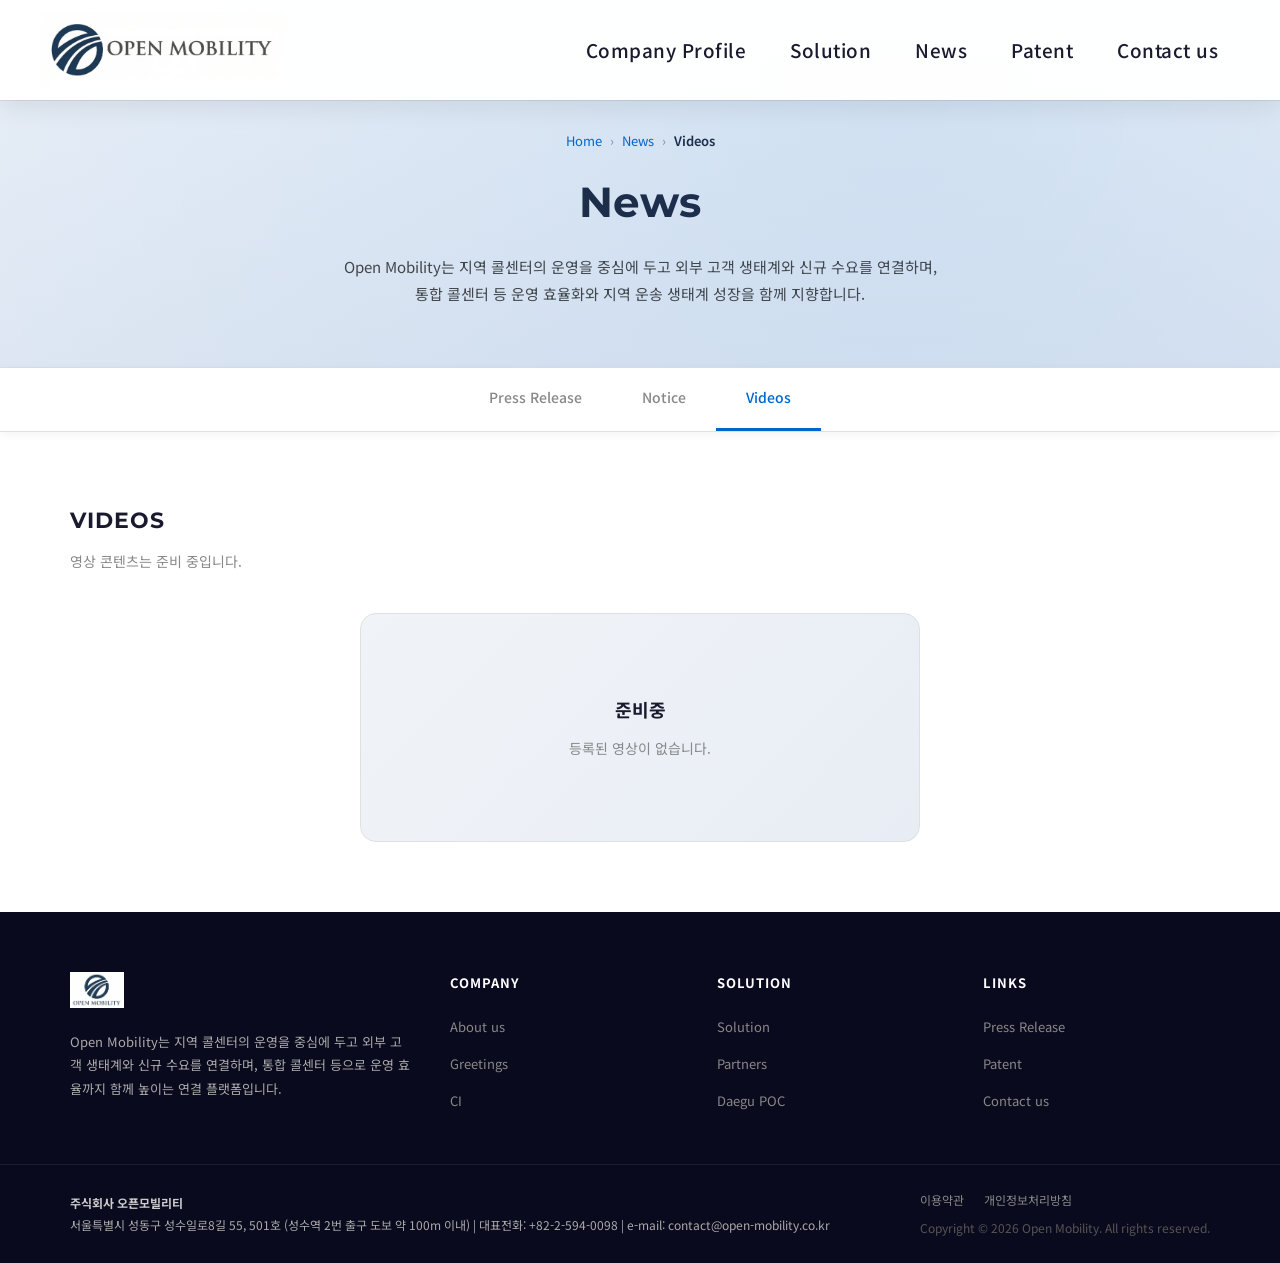
<file: news/videos.html>
<!DOCTYPE html>
<html lang="ko">
<head>
  <meta charset="UTF-8">
  <meta name="viewport" content="width=device-width, initial-scale=1.0, viewport-fit=cover">
  <script src="../js/mobile-redirect.js?v=20260411r1"></script>
  <script src="../js/force-https.js"></script>
  <title>Videos - News | Open Mobility</title>
  <link rel="stylesheet" href="../css/style.css?v=20260421navUnified">
</head>
<body>

  <header id="header" class="page-header">
    <div class="header-inner">
      <div class="header-logo"><a href="../index.html" class="logo-link"><img src="../images/logo2.png" alt="Open Mobility" class="header-logo-img" width="360" height="76"></a></div>
      <nav class="header-nav">
        <div class="nav-item"><a href="../company/about.html">Company Profile</a>
          <div class="dropdown"><a href="../company/about.html">About us</a><a href="../company/greetings.html">Greetings</a><a href="../company/ci.html">CI</a></div>
        </div>
        <div class="nav-item"><a href="../business/solution.html">Solution</a>
          <div class="dropdown"><a href="../business/solution.html">Solution</a><a href="../business/partners.html">Partners</a><a href="../business/daegu-poc.html">Daegu POC</a></div>
        </div>
        <div class="nav-item"><a href="../news/press-release.html">News</a>
          <div class="dropdown"><a href="../news/press-release.html">Press Release</a><a href="../news/notice.html">Notice</a><a href="../news/videos.html">Videos</a></div>
        </div>
        <div class="nav-item"><a href="../patent/patent.html">Patent</a><div class="dropdown"><a href="../patent/patent.html">Patent</a></div></div>
        <div class="nav-item"><a href="../service/contact.html">Contact us</a><div class="dropdown"><a href="../service/contact.html">Contact us</a></div></div>
      </nav>
      <div class="hamburger" id="hamburger"><span></span><span></span><span></span></div>
    </div>
  </header>

  <div class="mobile-menu" id="mobileMenu">
    <div class="mobile-nav-item"><a href="../company/about.html">Company Profile</a></div>
    <div class="mobile-nav-item"><a href="../business/solution.html">Solution</a></div>
    <div class="mobile-nav-item"><a href="../news/press-release.html">News</a>
      <div class="mobile-dropdown"><a href="../news/press-release.html">Press Release</a><a href="../news/notice.html">Notice</a><a href="../news/videos.html">Videos</a></div>
    </div>
    <div class="mobile-nav-item"><a href="../patent/patent.html">Patent</a></div>
    <div class="mobile-nav-item"><a href="../service/contact.html">Contact us</a></div>
  </div>

  <section class="page-banner">
    <div class="breadcrumb">
      <a href="../index.html">Home</a><span>›</span>
      <a href="press-release.html">News</a><span>›</span>
      <span style="color:#1e2a42;font-weight:600;">Videos</span>
    </div>
    <h1>News</h1>
    <p>Open Mobility는 지역 콜센터의 운영을 중심에 두고 외부 고객 생태계와 신규 수요를 연결하며,<br>통합 콜센터 등 운영 효율화와 지역 운송 생태계 성장을 함께 지향합니다.</p>
  </section>

  <nav class="sub-nav">
    <ul>
      <li><a href="press-release.html">Press Release</a></li>
      <li><a href="notice.html">Notice</a></li>
      <li><a href="videos.html" class="active">Videos</a></li>
    </ul>
  </nav>

  <section class="news-section">
    <div class="container">
      <h2 style="font-family:'Montserrat',sans-serif;font-size:22px;font-weight:700;color:var(--primary);margin-bottom:10px;letter-spacing:1px;">VIDEOS</h2>
      <p style="color:var(--gray);font-size:14px;margin-bottom:40px;">영상 콘텐츠는 준비 중입니다.</p>

      <div class="fade-up" style="max-width:560px;margin:0 auto;padding:80px 24px;text-align:center;background:linear-gradient(135deg,#f0f4f8,#e8edf5);border-radius:16px;border:1px solid var(--border);">
        <p style="font-size:18px;font-weight:700;color:var(--primary);margin:0;">준비중</p>
        <p style="font-size:14px;color:var(--gray);margin:12px 0 0;line-height:1.7;">등록된 영상이 없습니다.</p>
      </div>
    </div>
  </section>

  <footer id="footer">
    <div class="footer-main">
      <div class="container">
        <div class="footer-grid">
          <div class="footer-brand"><a href="../index.html" class="footer-logo-link"><img src="../images/logo1.png" alt="Open Mobility" class="footer-logo-img" width="160" height="36"></a><p>Open Mobility는 지역 콜센터의 운영을 중심에 두고 외부 고객 생태계와 신규 수요를 연결하며, 통합 콜센터 등으로 운영 효율까지 함께 높이는 연결 플랫폼입니다.</p></div>
          <div class="footer-col"><h4>Company</h4><ul><li><a href="../company/about.html">About us</a></li><li><a href="../company/greetings.html">Greetings</a></li><li><a href="../company/ci.html">CI</a></li></ul></div>
          <div class="footer-col"><h4>Solution</h4><ul><li><a href="../business/solution.html">Solution</a></li><li><a href="../business/partners.html">Partners</a></li><li><a href="../business/daegu-poc.html">Daegu POC</a></li></ul></div>
          <div class="footer-col"><h4>Links</h4><ul><li><a href="press-release.html">Press Release</a></li><li><a href="../patent/patent.html">Patent</a></li><li><a href="../service/contact.html">Contact us</a></li></ul></div>
        </div>
      </div>
    </div>
    <div class="footer-bottom">
      <div class="container">
        <div class="footer-bottom-inner">
          <div class="footer-info"><strong>주식회사 오픈모빌리티</strong><br>서울특별시 성동구 성수일로8길 55, 501호 (성수역 2번 출구 도보 약 100m 이내) | 대표전화: +82-2-594-0098 | e-mail: contact@open-mobility.co.kr</div>
          <div><div class="footer-links"><a href="#">이용약관</a><a href="#">개인정보처리방침</a></div><div class="footer-copy">Copyright © 2026 Open Mobility. All rights reserved.</div></div>
        </div>
      </div>
    </div>
  </footer>

  <script src="../js/main.js"></script>
</body>
</html>
</file>
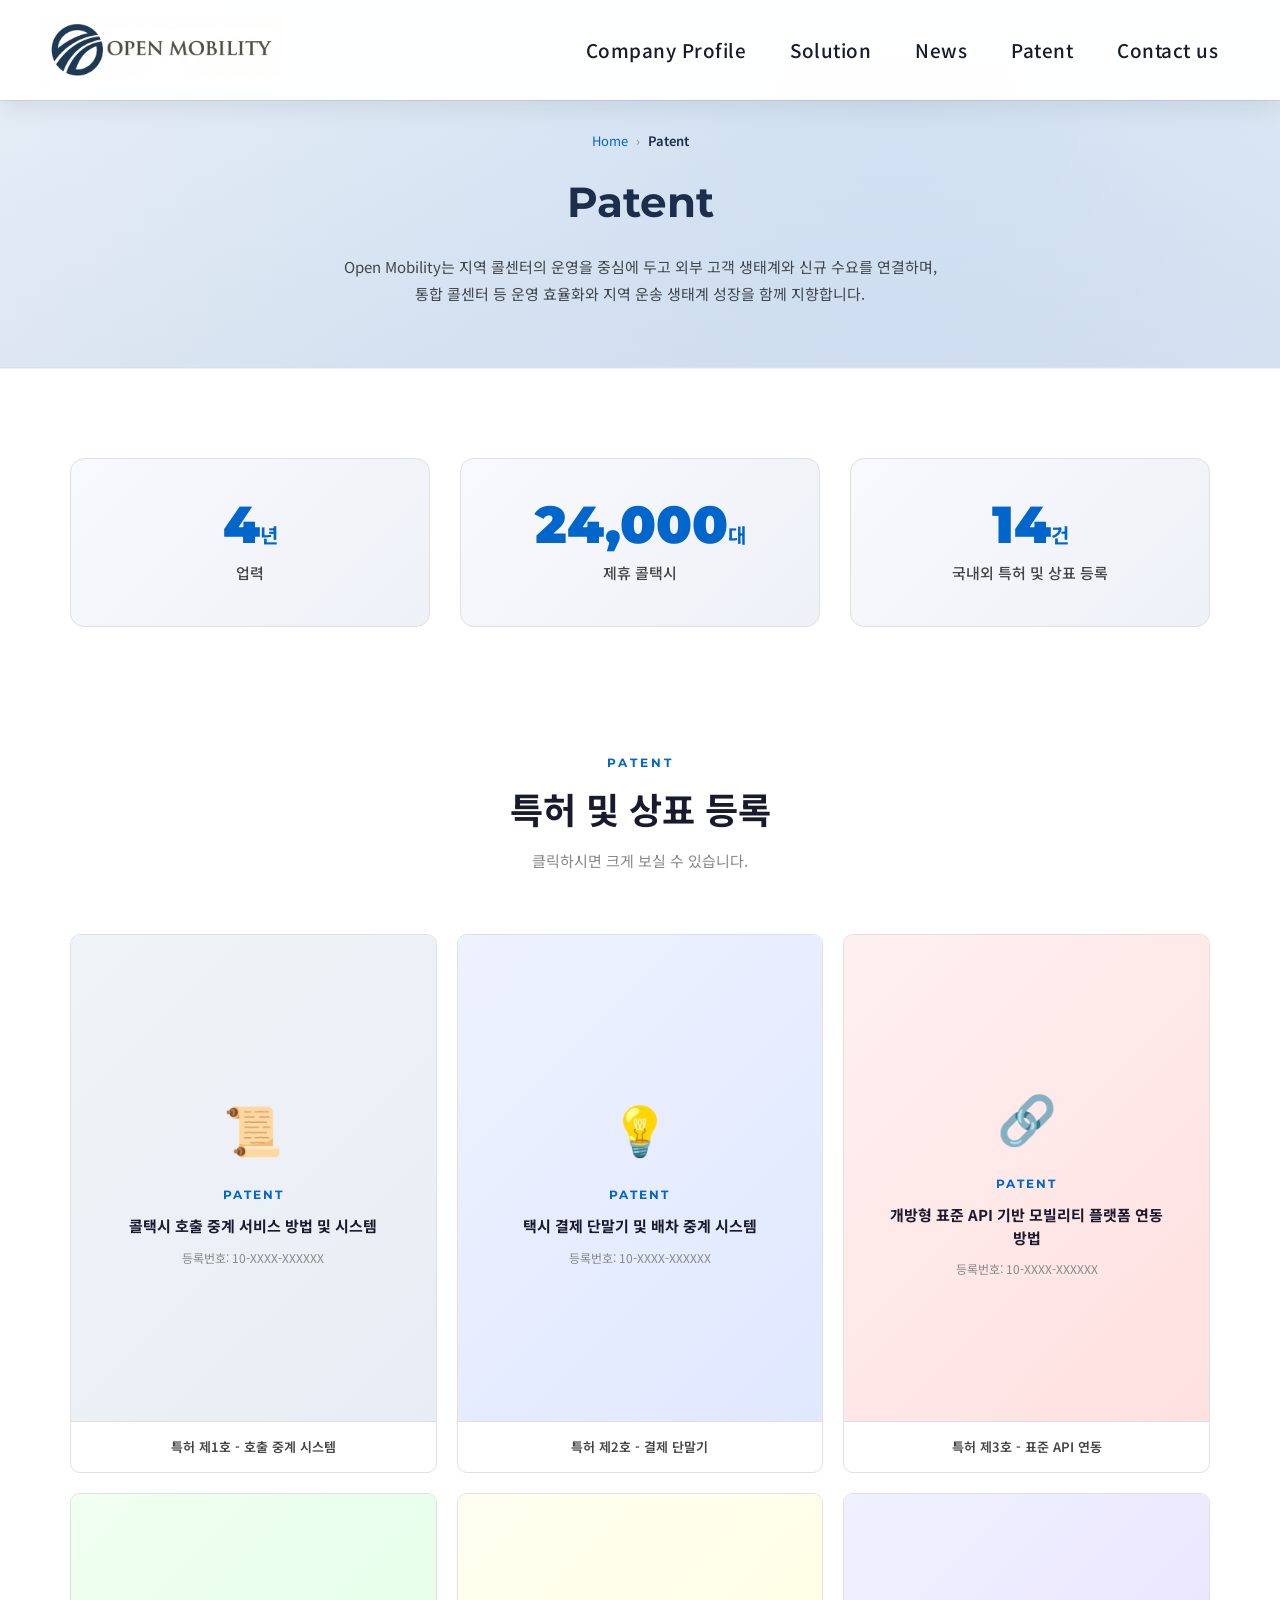
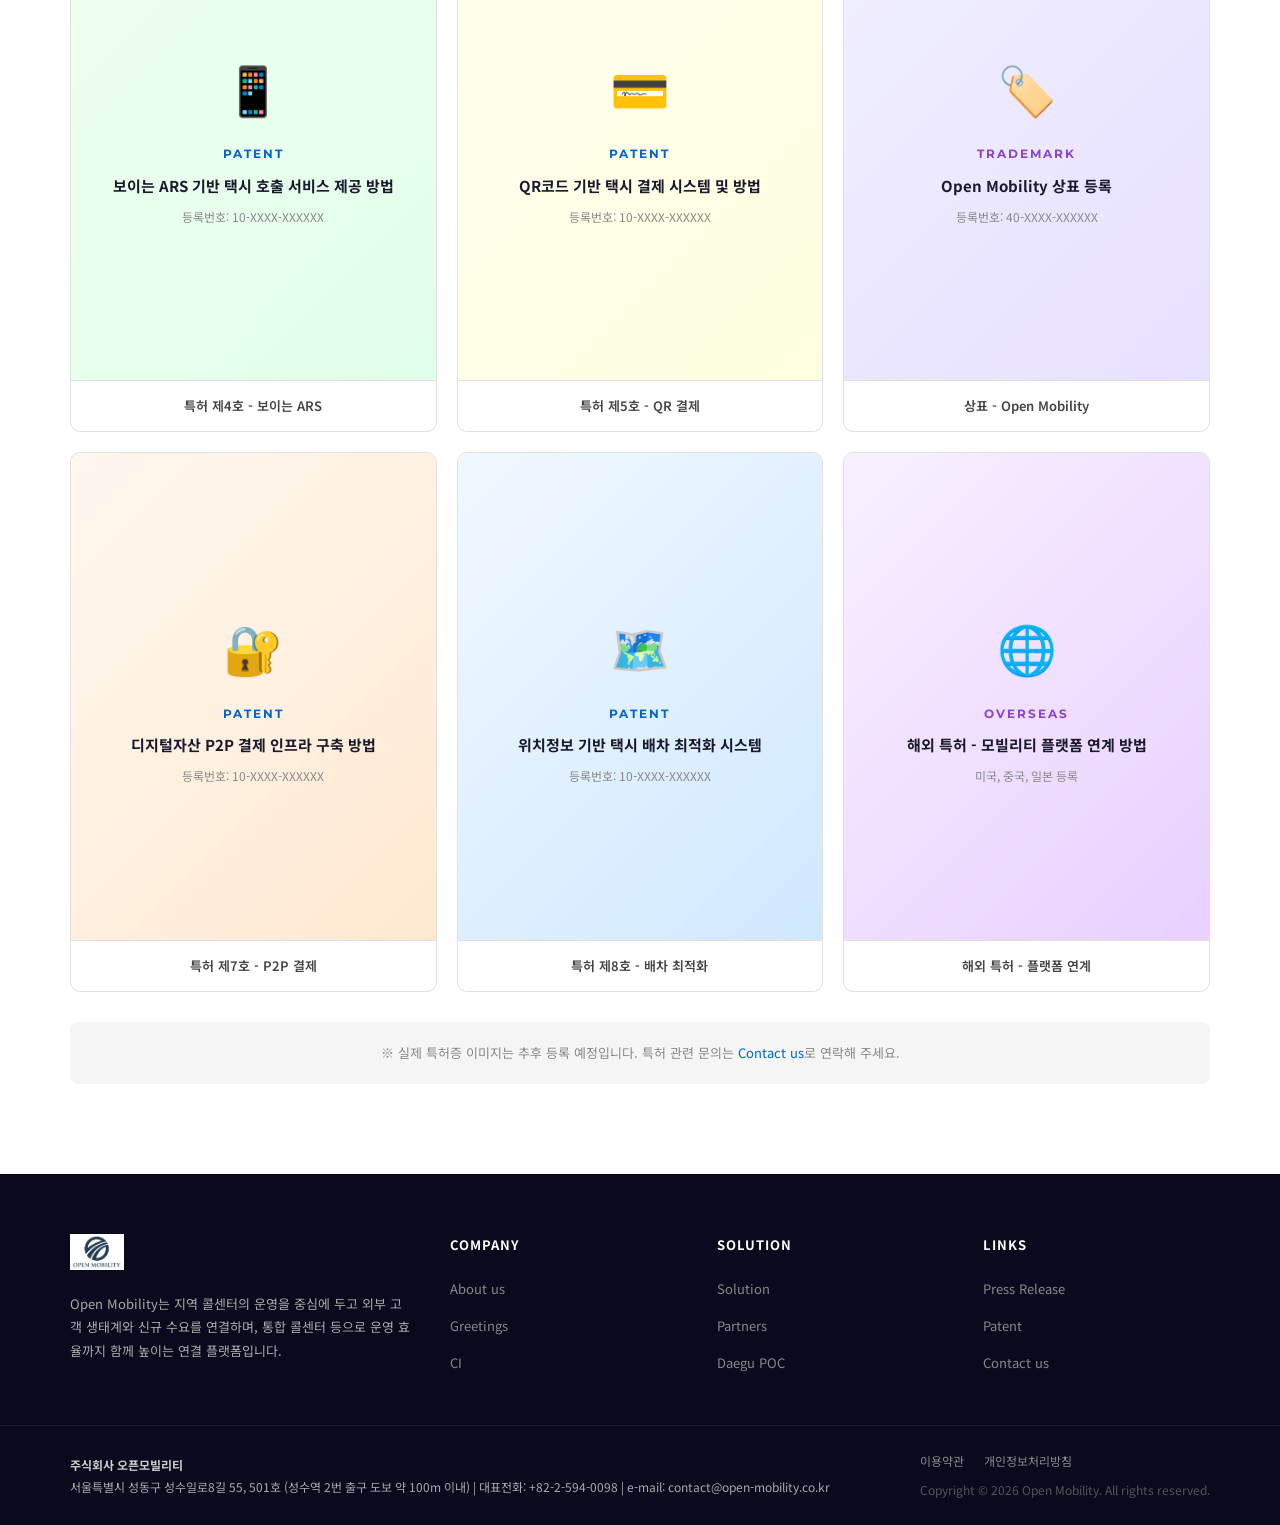
<file: patent/patent.html>
<!DOCTYPE html>
<html lang="ko">
<head>
  <meta charset="UTF-8">
  <meta name="viewport" content="width=device-width, initial-scale=1.0, viewport-fit=cover">
  <script src="../js/mobile-redirect.js?v=20260411r1"></script>
  <script src="../js/force-https.js"></script>
  <title>Patent | Open Mobility</title>
  <meta name="description" content="Open Mobility - 국내외 특허 및 상표 등록 현황">
  <link rel="stylesheet" href="../css/style.css?v=20260421navUnified">
</head>
<body>

  <header id="header" class="page-header">
    <div class="header-inner">
      <div class="header-logo"><a href="../index.html" class="logo-link"><img src="../images/logo2.png" alt="Open Mobility" class="header-logo-img" width="360" height="76"></a></div>
      <nav class="header-nav">
        <div class="nav-item"><a href="../company/about.html">Company Profile</a>
          <div class="dropdown"><a href="../company/about.html">About us</a><a href="../company/greetings.html">Greetings</a><a href="../company/ci.html">CI</a></div>
        </div>
        <div class="nav-item"><a href="../business/solution.html">Solution</a>
          <div class="dropdown"><a href="../business/solution.html">Solution</a><a href="../business/partners.html">Partners</a><a href="../business/daegu-poc.html">Daegu POC</a></div>
        </div>
        <div class="nav-item"><a href="../news/press-release.html">News</a>
          <div class="dropdown"><a href="../news/press-release.html">Press Release</a><a href="../news/notice.html">Notice</a><a href="../news/videos.html">Videos</a></div>
        </div>
        <div class="nav-item"><a href="../patent/patent.html">Patent</a><div class="dropdown"><a href="../patent/patent.html">Patent</a></div></div>
        <div class="nav-item"><a href="../service/contact.html">Contact us</a><div class="dropdown"><a href="../service/contact.html">Contact us</a></div></div>
      </nav>
      <div class="hamburger" id="hamburger"><span></span><span></span><span></span></div>
    </div>
  </header>

  <div class="mobile-menu" id="mobileMenu">
    <div class="mobile-nav-item"><a href="../company/about.html">Company Profile</a></div>
    <div class="mobile-nav-item"><a href="../business/solution.html">Solution</a></div>
    <div class="mobile-nav-item"><a href="../news/press-release.html">News</a></div>
    <div class="mobile-nav-item"><a href="../patent/patent.html">Patent</a></div>
    <div class="mobile-nav-item"><a href="../service/contact.html">Contact us</a></div>
  </div>

  <section class="page-banner">
    <div class="breadcrumb">
      <a href="../index.html">Home</a><span>›</span>
      <span style="color:#1e2a42;font-weight:600;">Patent</span>
    </div>
    <h1>Patent</h1>
    <p>Open Mobility는 지역 콜센터의 운영을 중심에 두고 외부 고객 생태계와 신규 수요를 연결하며,<br>통합 콜센터 등 운영 효율화와 지역 운송 생태계 성장을 함께 지향합니다.</p>
  </section>

  <section class="section" style="padding-bottom:0;">
    <div class="container">
      <!-- 통계 -->
      <div class="patent-stats fade-up">
        <div class="patent-stat">
          <div>
            <span class="num" data-target="4">0</span><span class="unit">년</span>
          </div>
          <p>업력</p>
        </div>
        <div class="patent-stat">
          <div>
            <span class="num" data-target="24000">0</span><span class="unit">대</span>
          </div>
          <p>제휴 콜택시</p>
        </div>
        <div class="patent-stat">
          <div>
            <span class="num" data-target="14">0</span><span class="unit">건</span>
          </div>
          <p>국내외 특허 및 상표 등록</p>
        </div>
      </div>
    </div>
  </section>

  <!-- 특허 목록 -->
  <section class="section" style="padding-top:50px;">
    <div class="container">
      <div class="section-title fade-up">
        <div class="label">Patent</div>
        <h2>특허 및 상표 등록</h2>
        <p>클릭하시면 크게 보실 수 있습니다.</p>
      </div>

      <div class="patent-grid">

        <!-- 특허 카드 1 -->
        <div class="patent-item fade-up">
          <div style="aspect-ratio:3/4;background:linear-gradient(135deg,#f0f4f8,#e8edf5);display:flex;flex-direction:column;align-items:center;justify-content:center;padding:30px;text-align:center;">
            <div style="font-size:48px;margin-bottom:16px;">📜</div>
            <div style="font-family:'Montserrat',sans-serif;font-size:12px;font-weight:700;color:var(--accent);letter-spacing:2px;margin-bottom:10px;">PATENT</div>
            <h3 style="font-size:15px;font-weight:700;color:var(--primary);line-height:1.5;">콜택시 호출 중계 서비스 방법 및 시스템</h3>
            <p style="font-size:12px;color:var(--gray);margin-top:10px;">등록번호: 10-XXXX-XXXXXX</p>
          </div>
          <div class="patent-label">특허 제1호 - 호출 중계 시스템</div>
        </div>

        <!-- 특허 카드 2 -->
        <div class="patent-item fade-up">
          <div style="aspect-ratio:3/4;background:linear-gradient(135deg,#eef2ff,#e0e8ff);display:flex;flex-direction:column;align-items:center;justify-content:center;padding:30px;text-align:center;">
            <div style="font-size:48px;margin-bottom:16px;">💡</div>
            <div style="font-family:'Montserrat',sans-serif;font-size:12px;font-weight:700;color:var(--accent);letter-spacing:2px;margin-bottom:10px;">PATENT</div>
            <h3 style="font-size:15px;font-weight:700;color:var(--primary);line-height:1.5;">택시 결제 단말기 및 배차 중계 시스템</h3>
            <p style="font-size:12px;color:var(--gray);margin-top:10px;">등록번호: 10-XXXX-XXXXXX</p>
          </div>
          <div class="patent-label">특허 제2호 - 결제 단말기</div>
        </div>

        <!-- 특허 카드 3 -->
        <div class="patent-item fade-up">
          <div style="aspect-ratio:3/4;background:linear-gradient(135deg,#fff0f0,#ffe0e0);display:flex;flex-direction:column;align-items:center;justify-content:center;padding:30px;text-align:center;">
            <div style="font-size:48px;margin-bottom:16px;">🔗</div>
            <div style="font-family:'Montserrat',sans-serif;font-size:12px;font-weight:700;color:var(--accent);letter-spacing:2px;margin-bottom:10px;">PATENT</div>
            <h3 style="font-size:15px;font-weight:700;color:var(--primary);line-height:1.5;">개방형 표준 API 기반 모빌리티 플랫폼 연동 방법</h3>
            <p style="font-size:12px;color:var(--gray);margin-top:10px;">등록번호: 10-XXXX-XXXXXX</p>
          </div>
          <div class="patent-label">특허 제3호 - 표준 API 연동</div>
        </div>

        <!-- 특허 카드 4 -->
        <div class="patent-item fade-up">
          <div style="aspect-ratio:3/4;background:linear-gradient(135deg,#f0fff0,#e0ffe8);display:flex;flex-direction:column;align-items:center;justify-content:center;padding:30px;text-align:center;">
            <div style="font-size:48px;margin-bottom:16px;">📱</div>
            <div style="font-family:'Montserrat',sans-serif;font-size:12px;font-weight:700;color:var(--accent);letter-spacing:2px;margin-bottom:10px;">PATENT</div>
            <h3 style="font-size:15px;font-weight:700;color:var(--primary);line-height:1.5;">보이는 ARS 기반 택시 호출 서비스 제공 방법</h3>
            <p style="font-size:12px;color:var(--gray);margin-top:10px;">등록번호: 10-XXXX-XXXXXX</p>
          </div>
          <div class="patent-label">특허 제4호 - 보이는 ARS</div>
        </div>

        <!-- 특허 카드 5 -->
        <div class="patent-item fade-up">
          <div style="aspect-ratio:3/4;background:linear-gradient(135deg,#fffff0,#ffffe0);display:flex;flex-direction:column;align-items:center;justify-content:center;padding:30px;text-align:center;">
            <div style="font-size:48px;margin-bottom:16px;">💳</div>
            <div style="font-family:'Montserrat',sans-serif;font-size:12px;font-weight:700;color:var(--accent);letter-spacing:2px;margin-bottom:10px;">PATENT</div>
            <h3 style="font-size:15px;font-weight:700;color:var(--primary);line-height:1.5;">QR코드 기반 택시 결제 시스템 및 방법</h3>
            <p style="font-size:12px;color:var(--gray);margin-top:10px;">등록번호: 10-XXXX-XXXXXX</p>
          </div>
          <div class="patent-label">특허 제5호 - QR 결제</div>
        </div>

        <!-- 특허 카드 6 -->
        <div class="patent-item fade-up">
          <div style="aspect-ratio:3/4;background:linear-gradient(135deg,#f0f0ff,#e8e0ff);display:flex;flex-direction:column;align-items:center;justify-content:center;padding:30px;text-align:center;">
            <div style="font-size:48px;margin-bottom:16px;">🏷️</div>
            <div style="font-family:'Montserrat',sans-serif;font-size:12px;font-weight:700;color:#8844cc;letter-spacing:2px;margin-bottom:10px;">TRADEMARK</div>
            <h3 style="font-size:15px;font-weight:700;color:var(--primary);line-height:1.5;">Open Mobility 상표 등록</h3>
            <p style="font-size:12px;color:var(--gray);margin-top:10px;">등록번호: 40-XXXX-XXXXXX</p>
          </div>
          <div class="patent-label">상표 - Open Mobility</div>
        </div>

        <!-- 특허 카드 7-12 (간략 표시) -->
        <div class="patent-item fade-up">
          <div style="aspect-ratio:3/4;background:linear-gradient(135deg,#fff8f0,#ffe8d0);display:flex;flex-direction:column;align-items:center;justify-content:center;padding:30px;text-align:center;">
            <div style="font-size:48px;margin-bottom:16px;">🔐</div>
            <div style="font-family:'Montserrat',sans-serif;font-size:12px;font-weight:700;color:var(--accent);letter-spacing:2px;margin-bottom:10px;">PATENT</div>
            <h3 style="font-size:15px;font-weight:700;color:var(--primary);line-height:1.5;">디지털자산 P2P 결제 인프라 구축 방법</h3>
            <p style="font-size:12px;color:var(--gray);margin-top:10px;">등록번호: 10-XXXX-XXXXXX</p>
          </div>
          <div class="patent-label">특허 제7호 - P2P 결제</div>
        </div>

        <div class="patent-item fade-up">
          <div style="aspect-ratio:3/4;background:linear-gradient(135deg,#f0f8ff,#d0e8ff);display:flex;flex-direction:column;align-items:center;justify-content:center;padding:30px;text-align:center;">
            <div style="font-size:48px;margin-bottom:16px;">🗺️</div>
            <div style="font-family:'Montserrat',sans-serif;font-size:12px;font-weight:700;color:var(--accent);letter-spacing:2px;margin-bottom:10px;">PATENT</div>
            <h3 style="font-size:15px;font-weight:700;color:var(--primary);line-height:1.5;">위치정보 기반 택시 배차 최적화 시스템</h3>
            <p style="font-size:12px;color:var(--gray);margin-top:10px;">등록번호: 10-XXXX-XXXXXX</p>
          </div>
          <div class="patent-label">특허 제8호 - 배차 최적화</div>
        </div>

        <div class="patent-item fade-up">
          <div style="aspect-ratio:3/4;background:linear-gradient(135deg,#f8f0ff,#e8d0ff);display:flex;flex-direction:column;align-items:center;justify-content:center;padding:30px;text-align:center;">
            <div style="font-size:48px;margin-bottom:16px;">🌐</div>
            <div style="font-family:'Montserrat',sans-serif;font-size:12px;font-weight:700;color:#8844cc;letter-spacing:2px;margin-bottom:10px;">OVERSEAS</div>
            <h3 style="font-size:15px;font-weight:700;color:var(--primary);line-height:1.5;">해외 특허 - 모빌리티 플랫폼 연계 방법</h3>
            <p style="font-size:12px;color:var(--gray);margin-top:10px;">미국, 중국, 일본 등록</p>
          </div>
          <div class="patent-label">해외 특허 - 플랫폼 연계</div>
        </div>

      </div>

      <p style="text-align:center;font-size:13px;color:var(--gray);margin-top:30px;padding:20px;background:var(--light-gray);border-radius:8px;" class="fade-up">
        ※ 실제 특허증 이미지는 추후 등록 예정입니다. 특허 관련 문의는 <a href="../service/contact.html" style="color:var(--accent);">Contact us</a>로 연락해 주세요.
      </p>
    </div>
  </section>

  <footer id="footer">
    <div class="footer-main">
      <div class="container">
        <div class="footer-grid">
          <div class="footer-brand"><a href="../index.html" class="footer-logo-link"><img src="../images/logo1.png" alt="Open Mobility" class="footer-logo-img" width="160" height="36"></a><p>Open Mobility는 지역 콜센터의 운영을 중심에 두고 외부 고객 생태계와 신규 수요를 연결하며, 통합 콜센터 등으로 운영 효율까지 함께 높이는 연결 플랫폼입니다.</p></div>
          <div class="footer-col"><h4>Company</h4><ul><li><a href="../company/about.html">About us</a></li><li><a href="../company/greetings.html">Greetings</a></li><li><a href="../company/ci.html">CI</a></li></ul></div>
          <div class="footer-col"><h4>Solution</h4><ul><li><a href="../business/solution.html">Solution</a></li><li><a href="../business/partners.html">Partners</a></li><li><a href="../business/daegu-poc.html">Daegu POC</a></li></ul></div>
          <div class="footer-col"><h4>Links</h4><ul><li><a href="../news/press-release.html">Press Release</a></li><li><a href="patent.html">Patent</a></li><li><a href="../service/contact.html">Contact us</a></li></ul></div>
        </div>
      </div>
    </div>
    <div class="footer-bottom">
      <div class="container">
        <div class="footer-bottom-inner">
          <div class="footer-info"><strong>주식회사 오픈모빌리티</strong><br>서울특별시 성동구 성수일로8길 55, 501호 (성수역 2번 출구 도보 약 100m 이내) | 대표전화: +82-2-594-0098 | e-mail: contact@open-mobility.co.kr</div>
          <div><div class="footer-links"><a href="#">이용약관</a><a href="#">개인정보처리방침</a></div><div class="footer-copy">Copyright © 2026 Open Mobility. All rights reserved.</div></div>
        </div>
      </div>
    </div>
  </footer>

  <script src="../js/main.js"></script>
</body>
</html>
</file>
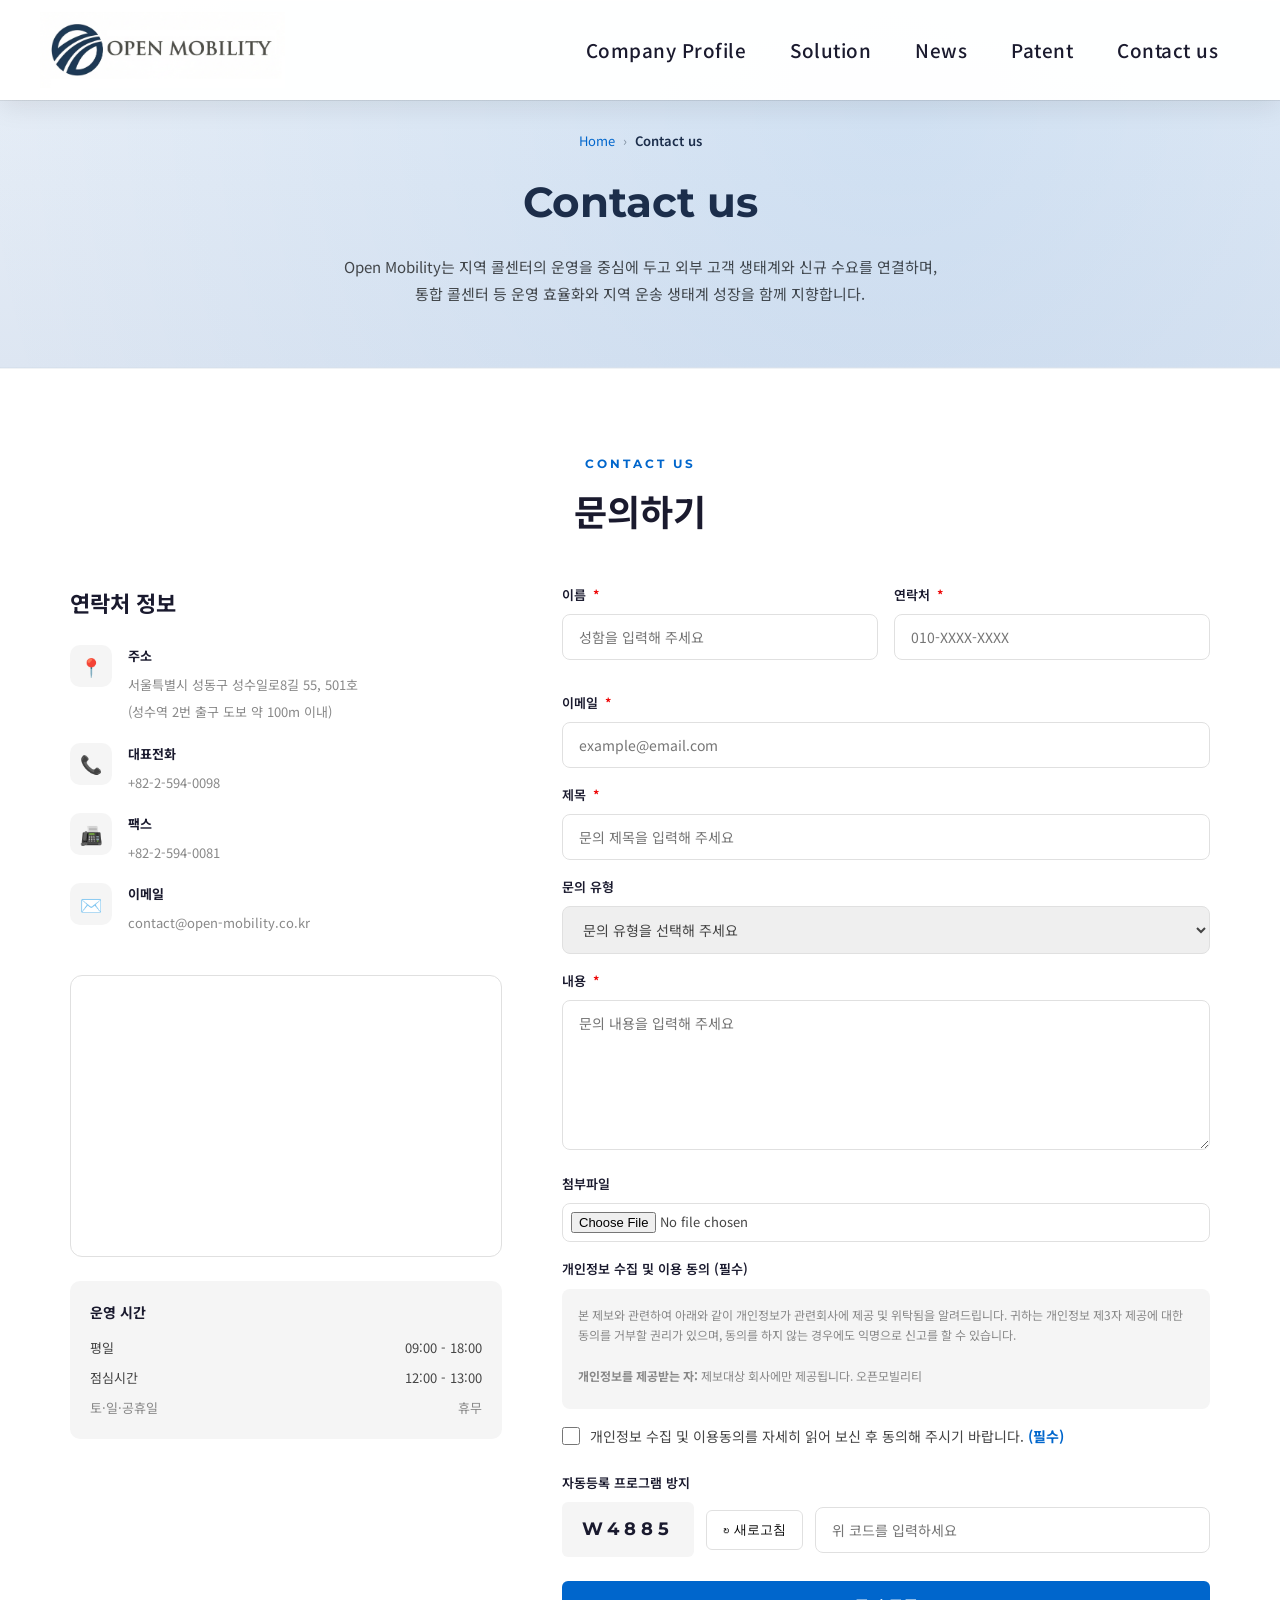
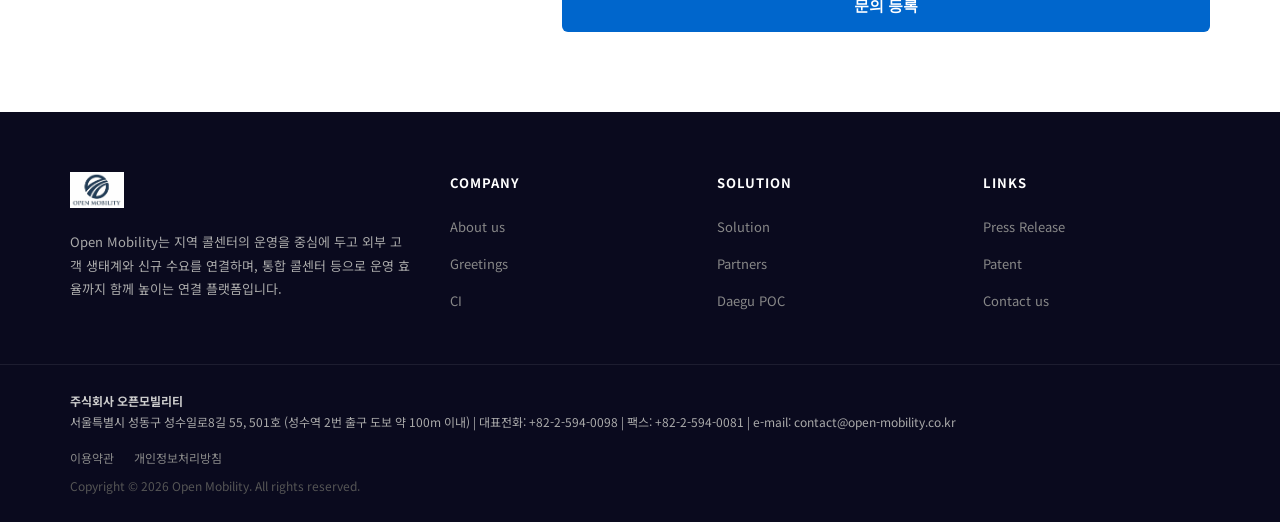
<file: service/contact.html>
<!DOCTYPE html>
<html lang="ko">
<head>
  <meta charset="UTF-8">
  <meta name="viewport" content="width=device-width, initial-scale=1.0, viewport-fit=cover">
  <script src="../js/mobile-redirect.js?v=20260411r1"></script>
  <script src="../js/force-https.js"></script>
  <title>Contact us | Open Mobility</title>
  <meta name="description" content="Open Mobility 문의하기 - 파트너십, 서비스, 기술 문의">
  <link rel="stylesheet" href="../css/style.css?v=20260421navUnified">
</head>
<body>

  <header id="header" class="page-header">
    <div class="header-inner">
      <div class="header-logo"><a href="../index.html" class="logo-link"><img src="../images/logo2.png" alt="Open Mobility" class="header-logo-img" width="360" height="76"></a></div>
      <nav class="header-nav">
        <div class="nav-item"><a href="../company/about.html">Company Profile</a>
          <div class="dropdown"><a href="../company/about.html">About us</a><a href="../company/greetings.html">Greetings</a><a href="../company/ci.html">CI</a></div>
        </div>
        <div class="nav-item"><a href="../business/solution.html">Solution</a>
          <div class="dropdown"><a href="../business/solution.html">Solution</a><a href="../business/partners.html">Partners</a><a href="../business/daegu-poc.html">Daegu POC</a></div>
        </div>
        <div class="nav-item"><a href="../news/press-release.html">News</a>
          <div class="dropdown"><a href="../news/press-release.html">Press Release</a><a href="../news/notice.html">Notice</a><a href="../news/videos.html">Videos</a></div>
        </div>
        <div class="nav-item"><a href="../patent/patent.html">Patent</a><div class="dropdown"><a href="../patent/patent.html">Patent</a></div></div>
        <div class="nav-item"><a href="../service/contact.html">Contact us</a><div class="dropdown"><a href="../service/contact.html">Contact us</a></div></div>
      </nav>
      <div class="hamburger" id="hamburger"><span></span><span></span><span></span></div>
    </div>
  </header>

  <div class="mobile-menu" id="mobileMenu">
    <div class="mobile-nav-item"><a href="../company/about.html">Company Profile</a></div>
    <div class="mobile-nav-item"><a href="../business/solution.html">Solution</a></div>
    <div class="mobile-nav-item"><a href="../news/press-release.html">News</a></div>
    <div class="mobile-nav-item"><a href="../patent/patent.html">Patent</a></div>
    <div class="mobile-nav-item"><a href="../service/contact.html">Contact us</a></div>
  </div>

  <section class="page-banner">
    <div class="breadcrumb">
      <a href="../index.html">Home</a><span>›</span>
      <span style="color:#1e2a42;font-weight:600;">Contact us</span>
    </div>
    <h1>Contact us</h1>
    <p>Open Mobility는 지역 콜센터의 운영을 중심에 두고 외부 고객 생태계와 신규 수요를 연결하며,<br>통합 콜센터 등 운영 효율화와 지역 운송 생태계 성장을 함께 지향합니다.</p>
  </section>

  <section class="contact-section">
    <div class="container">
      <div class="section-title fade-up" style="margin-bottom:50px;">
        <div class="label">CONTACT US</div>
        <h2>문의하기</h2>
      </div>

      <div class="contact-grid">

        <!-- 연락처 정보 -->
        <div class="contact-info fade-up">
          <h3>연락처 정보</h3>
          <div class="contact-detail">
            <div class="contact-detail-item">
              <div class="ci-icon">📍</div>
              <div class="ci-text">
                <strong>주소</strong>
                <span>서울특별시 성동구 성수일로8길 55, 501호<br>(성수역 2번 출구 도보 약 100m 이내)</span>
              </div>
            </div>
            <div class="contact-detail-item">
              <div class="ci-icon">📞</div>
              <div class="ci-text">
                <strong>대표전화</strong>
                <span>+82-2-594-0098</span>
              </div>
            </div>
            <div class="contact-detail-item">
              <div class="ci-icon">📠</div>
              <div class="ci-text">
                <strong>팩스</strong>
                <span>+82-2-594-0081</span>
              </div>
            </div>
            <div class="contact-detail-item">
              <div class="ci-icon">✉️</div>
              <div class="ci-text">
                <strong>이메일</strong>
                <span>contact@open-mobility.co.kr</span>
              </div>
            </div>
          </div>

          <!-- 지도 -->
          <div style="border-radius:12px;overflow:hidden;border:1px solid var(--border);">
            <iframe
              src="https://maps.google.com/maps?q=서울특별시+성동구+성수일로8길+55+501호&output=embed"
              width="100%"
              height="280"
              style="border:0;display:block;"
              allowfullscreen=""
              loading="lazy">
            </iframe>
          </div>

          <!-- 운영시간 -->
          <div style="margin-top:24px;padding:20px;background:var(--light-gray);border-radius:10px;">
            <h4 style="font-size:14px;font-weight:700;color:var(--primary);margin-bottom:12px;">운영 시간</h4>
            <div style="display:flex;flex-direction:column;gap:8px;font-size:13px;color:var(--text);">
              <div style="display:flex;justify-content:space-between;">
                <span>평일</span>
                <span>09:00 - 18:00</span>
              </div>
              <div style="display:flex;justify-content:space-between;">
                <span>점심시간</span>
                <span>12:00 - 13:00</span>
              </div>
              <div style="display:flex;justify-content:space-between;color:var(--gray);">
                <span>토·일·공휴일</span>
                <span>휴무</span>
              </div>
            </div>
          </div>
        </div>

        <!-- 문의 폼 -->
        <div class="fade-up">
          <form id="contactForm" class="contact-form">
            <div class="form-row">
              <div class="form-group">
                <label for="name">이름 <span class="req">*</span></label>
                <input type="text" id="name" name="name" placeholder="성함을 입력해 주세요" required>
              </div>
              <div class="form-group">
                <label for="tel">연락처 <span class="req">*</span></label>
                <input type="tel" id="tel" name="tel" placeholder="010-XXXX-XXXX" required>
              </div>
            </div>

            <div class="form-group">
              <label for="email">이메일 <span class="req">*</span></label>
              <input type="email" id="email" name="email" placeholder="example@email.com" required>
            </div>

            <div class="form-group">
              <label for="subject">제목 <span class="req">*</span></label>
              <input type="text" id="subject" name="subject" placeholder="문의 제목을 입력해 주세요" required>
            </div>

            <div class="form-group">
              <label for="category">문의 유형</label>
              <select id="category" name="category">
                <option value="">문의 유형을 선택해 주세요</option>
                <option value="partnership">파트너십 문의</option>
                <option value="service">서비스 문의</option>
                <option value="technical">기술 문의</option>
                <option value="press">언론/홍보 문의</option>
                <option value="other">기타</option>
              </select>
            </div>

            <div class="form-group">
              <label for="message">내용 <span class="req">*</span></label>
              <textarea id="message" name="message" placeholder="문의 내용을 입력해 주세요" required></textarea>
            </div>

            <div class="form-group">
              <label>첨부파일</label>
              <input type="file" id="attachment" name="attachment" style="padding:8px;font-size:13px;">
            </div>

            <!-- 개인정보 동의 -->
            <div class="form-group">
              <label>개인정보 수집 및 이용 동의 (필수)</label>
              <div class="privacy-box">
                <p>본 제보와 관련하여 아래와 같이 개인정보가 관련회사에 제공 및 위탁됨을 알려드립니다. 귀하는 개인정보 제3자 제공에 대한 동의를 거부할 권리가 있으며, 동의를 하지 않는 경우에도 익명으로 신고를 할 수 있습니다.</p>
                <br>
                <p><strong>개인정보를 제공받는 자:</strong> 제보대상 회사에만 제공됩니다. 오픈모빌리티</p>
                <br>
                <p><strong>수집 항목:</strong> 이름, 연락처, 이메일, 문의 내용</p>
                <p><strong>수집 목적:</strong> 문의 접수 및 답변</p>
                <p><strong>보유 기간:</strong> 문의 처리 완료 후 1년</p>
              </div>
            </div>

            <label class="checkbox-wrap">
              <input type="checkbox" id="privacyCheck" name="privacyCheck">
              <span>개인정보 수집 및 이용동의를 자세히 읽어 보신 후 동의해 주시기 바랍니다. <strong style="color:var(--accent);">(필수)</strong></span>
            </label>

            <!-- 자동등록 방지 -->
            <div class="form-group">
              <label>자동등록 프로그램 방지</label>
              <div style="display:flex;align-items:center;gap:12px;">
                <div id="captchaDisplay" style="background:var(--light-gray);padding:12px 20px;border-radius:6px;font-family:'Montserrat',sans-serif;font-size:18px;font-weight:700;letter-spacing:5px;color:var(--primary);user-select:none;min-width:120px;text-align:center;"></div>
                <button type="button" onclick="refreshCaptcha()" style="padding:10px 16px;border:1px solid var(--border);border-radius:6px;background:#fff;cursor:pointer;font-size:13px;">↻ 새로고침</button>
                <input type="text" id="captchaInput" placeholder="위 코드를 입력하세요" style="flex:1;padding:12px 16px;border:1px solid var(--border);border-radius:8px;font-size:14px;outline:none;">
              </div>
            </div>

            <button type="submit" class="btn btn-primary" style="width:100%;justify-content:center;padding:16px;font-size:15px;margin-top:8px;">
              문의 등록
            </button>
          </form>
        </div>
      </div>
    </div>
  </section>

  <footer id="footer">
    <div class="footer-main">
      <div class="container">
        <div class="footer-grid">
          <div class="footer-brand"><a href="../index.html" class="footer-logo-link"><img src="../images/logo1.png" alt="Open Mobility" class="footer-logo-img" width="160" height="36"></a><p>Open Mobility는 지역 콜센터의 운영을 중심에 두고 외부 고객 생태계와 신규 수요를 연결하며, 통합 콜센터 등으로 운영 효율까지 함께 높이는 연결 플랫폼입니다.</p></div>
          <div class="footer-col"><h4>Company</h4><ul><li><a href="../company/about.html">About us</a></li><li><a href="../company/greetings.html">Greetings</a></li><li><a href="../company/ci.html">CI</a></li></ul></div>
          <div class="footer-col"><h4>Solution</h4><ul><li><a href="../business/solution.html">Solution</a></li><li><a href="../business/partners.html">Partners</a></li><li><a href="../business/daegu-poc.html">Daegu POC</a></li></ul></div>
          <div class="footer-col"><h4>Links</h4><ul><li><a href="../news/press-release.html">Press Release</a></li><li><a href="../patent/patent.html">Patent</a></li><li><a href="contact.html">Contact us</a></li></ul></div>
        </div>
      </div>
    </div>
    <div class="footer-bottom">
      <div class="container">
        <div class="footer-bottom-inner">
          <div class="footer-info"><strong>주식회사 오픈모빌리티</strong><br>서울특별시 성동구 성수일로8길 55, 501호 (성수역 2번 출구 도보 약 100m 이내) | 대표전화: +82-2-594-0098 | 팩스: +82-2-594-0081 | e-mail: contact@open-mobility.co.kr</div>
          <div><div class="footer-links"><a href="#">이용약관</a><a href="#">개인정보처리방침</a></div><div class="footer-copy">Copyright © 2026 Open Mobility. All rights reserved.</div></div>
        </div>
      </div>
    </div>
  </footer>

  <script src="../js/main.js"></script>
  <script>
    let captchaCode = '';

    function generateCaptcha() {
      const chars = 'ABCDEFGHJKLMNPQRSTUVWXYZ23456789';
      captchaCode = '';
      for (let i = 0; i < 5; i++) {
        captchaCode += chars[Math.floor(Math.random() * chars.length)];
      }
      return captchaCode;
    }

    function refreshCaptcha() {
      document.getElementById('captchaDisplay').textContent = generateCaptcha();
      document.getElementById('captchaInput').value = '';
    }

    refreshCaptcha();

    document.getElementById('contactForm').addEventListener('submit', function(e) {
      e.preventDefault();
      const privacyCheck = document.getElementById('privacyCheck').checked;
      const captchaInput = document.getElementById('captchaInput').value.toUpperCase();

      if (!privacyCheck) {
        alert('개인정보 수집 및 이용에 동의해 주세요.');
        return;
      }
      if (captchaInput !== captchaCode) {
        alert('자동등록 방지 코드가 올바르지 않습니다.\n다시 입력해 주세요.');
        refreshCaptcha();
        return;
      }
      alert('문의가 접수되었습니다.\n빠른 시일 내에 답변 드리겠습니다.\n\n감사합니다.');
      this.reset();
      refreshCaptcha();
    });
  </script>
</body>
</html>
</file>
<file: css/style.css>
/* =============================================
   Open Mobility - Global Styles
   ============================================= */

@import url('https://fonts.googleapis.com/css2?family=Noto+Sans+KR:wght@300;400;500;700;900&family=Montserrat:wght@300;400;500;600;700;800;900&display=swap');

:root {
  --primary: #1a1a2e;
  --accent: #0066cc;
  --accent2: #004499;
  --white: #ffffff;
  --light-gray: #f5f5f5;
  --gray: #888888;
  --dark-gray: #333333;
  --text: #444444;
  --border: #e0e0e0;
  --header-height: 100px;
  /* 메인 핵심 메시지 띠 · 서브페이지 page-banner 공통 톤 */
  --title-strip-bg: linear-gradient(180deg, #e9f0f8 0%, #dde6f2 100%);
  --title-strip-edge: rgba(26, 42, 74, 0.1);
  --title-strip-shadow: inset 0 1px 0 rgba(255, 255, 255, 0.55), 0 1px 0 rgba(0, 51, 102, 0.06);
  /* 상단 영문 내비: 메인·서브 동일 (기본 14px 대비 ×1.344) */
  --header-nav-link-size: calc(14px * 1.4 * 1.2 * 0.8);
}

/* 메인 전용: 화이트 헤더에서 통계·라벨 대비 (숫자는 진한 레드) */
.page-home {
  --header-stats-label: #2d343c;
  --header-stats-num: #ad1414;
  --header-stats-sep: rgba(110, 48, 44, 0.45);
}

* {
  margin: 0;
  padding: 0;
  box-sizing: border-box;
}

html {
  scroll-behavior: smooth;
  /* Windows 125% 등 배율에서 뷰포트·폰트 보정 */
  -webkit-text-size-adjust: 100%;
  text-size-adjust: 100%;
}

body {
  font-family: 'Noto Sans KR', sans-serif;
  color: var(--text);
  line-height: 1.7;
  overflow-x: hidden;
}

/* 한글 제목·부제: 어절 단위 줄바꿈, 한 글자만 다음 줄로 넘어가는 현상 완화 */
h1,
h2,
h3,
.page-banner h1,
.hero-slide-content h2,
.feature-heading h2,
.info-content h2,
.section-title h2,
.cycle-section h2,
.greetings-section .section-title h2 {
  word-break: keep-all;
  line-break: strict;
  overflow-wrap: break-word;
}

.page-banner p,
.info-content .lead,
.greetings-body p {
  word-break: keep-all;
  overflow-wrap: break-word;
}

/* 조사 등 짧은 덩어리를 한 줄에 묶을 때 (예: ~에게) */
.keep-line {
  display: inline-block;
  white-space: nowrap;
  max-width: 100%;
}

a {
  text-decoration: none;
  color: inherit;
}

ul, ol {
  list-style: none;
}

img {
  max-width: 100%;
  height: auto;
  display: block;
}

.container {
  max-width: 1200px;
  margin: 0 auto;
  padding: 0 30px;
}

.container-wide {
  max-width: 1400px;
  margin: 0 auto;
  padding: 0 30px;
}

/* =============================================
   HEADER
   ============================================= */

#header {
  position: fixed;
  top: 0;
  left: 0;
  width: 100%;
  height: var(--header-height);
  z-index: 1000;
  background: transparent;
  transition: background 0.3s ease, box-shadow 0.3s ease;
}

/* 스크롤 시: 서브페이지 전용(메인은 .page-home 규칙이 우선) */
#header.scrolled:not(.page-header) {
  background: rgba(10, 10, 30, 0.97);
  box-shadow: 0 2px 20px rgba(0, 0, 0, 0.3);
}

/* 서브페이지 헤더: 메인과 동일 화이트 톤 */
#header.page-header {
  background: #fff;
  box-shadow: 0 1px 0 rgba(0, 0, 0, 0.06), 0 4px 14px rgba(0, 0, 0, 0.06);
}

#header.page-header.scrolled {
  background: rgba(255, 255, 255, 0.97);
  box-shadow: 0 1px 0 rgba(0, 0, 0, 0.08), 0 8px 24px rgba(0, 0, 0, 0.08);
}

/* 메인(index): 헤더(메뉴+사명 배너)를 한 블록으로 고정 — 히어로와 겹치지 않음 */
.page-home #header {
  display: flex;
  flex-direction: column;
  align-items: stretch;
  height: auto;
  min-height: var(--header-height);
  background: #fff;
  box-shadow: 0 1px 0 rgba(0, 0, 0, 0.06), 0 4px 14px rgba(0, 0, 0, 0.06);
  /* 고배율(125% 등)·노치: 상단이 뷰포트에 딱 붙어 잘리는 현상 완화 */
  padding-top: max(10px, env(safe-area-inset-top, 0px));
  box-sizing: border-box;
}

.page-home #header.scrolled {
  background: rgba(255, 255, 255, 0.97);
  box-shadow: 0 1px 0 rgba(0, 0, 0, 0.08), 0 8px 24px rgba(0, 0, 0, 0.08);
}

.page-home #header .header-inner {
  flex: 0 0 auto;
  display: grid;
  grid-template-columns: auto minmax(0, 1fr) auto auto;
  align-items: center;
  gap: 10px 16px;
  height: auto;
  min-height: var(--header-height);
  padding: 0 clamp(16px, 3vw, 40px);
  border-bottom: 1px solid rgba(0, 0, 0, 0.07);
}

.page-home #header .announcement-bar {
  flex: 0 0 auto;
}

.header-inner {
  display: flex;
  align-items: center;
  justify-content: space-between;
  height: var(--header-height);
  padding: 0 40px;
}

.header-logo a {
  display: flex;
  align-items: center;
  gap: 10px;
}

.header-logo img {
  height: 76px;
}

.header-logo .logo-link {
  display: flex;
  align-items: center;
}

.header-logo .header-logo-img {
  height: 76px;
  width: auto;
  max-width: min(360px, 42vw);
  display: block;
  object-fit: contain;
}

.header-logo .logo-text {
  font-family: 'Montserrat', sans-serif;
  font-size: 18px;
  font-weight: 800;
  color: #fff;
  letter-spacing: 1px;
}

/* 메인 헤더: 콜센터·30일·24시간 통계 (숫자만 API로 갱신) */
.header-stats {
  display: flex;
  flex-wrap: wrap;
  align-items: center;
  justify-content: center;
  gap: 0.7rem 1.5rem;
  min-width: 0;
  font-size: clamp(18px, 1.76vw, 24px);
  font-weight: 600;
  color: var(--header-stats-label);
  letter-spacing: -0.02em;
  line-height: 1.35;
}

.header-stats__sep {
  color: var(--header-stats-sep);
  user-select: none;
}

.header-stats__line {
  white-space: nowrap;
}

.header-stats__num {
  font-variant-numeric: tabular-nums;
  font-weight: 800;
  color: var(--header-stats-num);
}

@media (max-width: 768px) {
  .page-home .header-inner .header-stats {
    display: none;
  }
}

/* 화이트 헤더 — 내비·햄버거는 짙은 톤 (메인·서브 공통) */
.page-home .header-nav .nav-item > a,
#header.page-header .header-nav .nav-item > a {
  color: var(--primary);
}

.page-home .header-nav .nav-item > a:hover,
#header.page-header .header-nav .nav-item > a:hover {
  color: var(--accent);
}

.page-home .hamburger span,
#header.page-header .hamburger span {
  background: var(--primary);
}

/* Navigation */
.header-nav {
  display: flex;
  align-items: center;
  gap: 0;
}

.nav-item {
  position: relative;
}

.nav-item > a {
  display: flex;
  align-items: center;
  height: var(--header-height);
  padding: 0 22px;
  color: #fff;
  font-size: 14px;
  font-weight: 500;
  letter-spacing: 0.5px;
  transition: color 0.2s;
  white-space: nowrap;
}

.nav-item > a:hover {
  color: #66aaff;
}

/* id="header" 인 모든 페이지: 상단 내비 글자 = 메인과 동일 (.nav-item > a 14px 보다 뒤·구체성 높음) */
#header .header-nav .nav-item > a {
  font-size: var(--header-nav-link-size);
}

.nav-item:hover .dropdown {
  opacity: 1;
  visibility: visible;
  transform: translateY(0);
}

.dropdown {
  position: absolute;
  top: 100%;
  left: 0;
  min-width: 160px;
  background: rgba(10, 10, 30, 0.97);
  border-top: 2px solid var(--accent);
  opacity: 0;
  visibility: hidden;
  transform: translateY(-8px);
  transition: all 0.25s ease;
  z-index: 100;
}

.dropdown a {
  display: block;
  padding: 12px 20px;
  color: #ccc;
  font-size: 13px;
  font-weight: 400;
  transition: color 0.2s, background 0.2s;
  border-bottom: 1px solid rgba(255,255,255,0.05);
}

.dropdown a:hover {
  color: #fff;
  background: rgba(255,255,255,0.08);
}

/* Mobile Hamburger */
.hamburger {
  display: none;
  flex-direction: column;
  gap: 5px;
  cursor: pointer;
  padding: 5px;
}

.hamburger span {
  display: block;
  width: 25px;
  height: 2px;
  background: #fff;
  transition: all 0.3s;
}

.hamburger.active span:nth-child(1) {
  transform: translateY(7px) rotate(45deg);
}

.hamburger.active span:nth-child(2) {
  opacity: 0;
}

.hamburger.active span:nth-child(3) {
  transform: translateY(-7px) rotate(-45deg);
}

/* Mobile Menu */
.mobile-menu {
  display: none;
  position: fixed;
  top: var(--header-height);
  left: 0;
  width: 100%;
  height: calc(100vh - var(--header-height));
  background: rgba(10,10,30,0.98);
  overflow-y: auto;
  z-index: 999;
  padding: 20px 0;
}

.mobile-menu.open {
  display: block;
}

.page-home .mobile-menu {
  top: var(--site-header-offset, var(--header-height));
  height: calc(100vh - var(--site-header-offset, var(--header-height)));
}

.mobile-nav-item > a {
  display: block;
  padding: 16px 30px;
  color: #fff;
  font-size: 15px;
  font-weight: 600;
  border-bottom: 1px solid rgba(255,255,255,0.07);
}

.mobile-dropdown {
  background: rgba(255,255,255,0.04);
}

.mobile-dropdown a {
  display: block;
  padding: 12px 30px 12px 50px;
  color: #aaa;
  font-size: 14px;
  border-bottom: 1px solid rgba(255,255,255,0.04);
}

.mobile-dropdown a:hover {
  color: #fff;
}

/* =============================================
   PAGE BANNER (서브 페이지 상단)
   ============================================= */

.page-banner {
  padding: 130px 0 60px;
  background: var(--title-strip-bg);
  border-bottom: 1px solid rgba(0, 51, 102, 0.08);
  text-align: center;
  position: relative;
  overflow: hidden;
  box-shadow: var(--title-strip-shadow);
}

.page-banner::before {
  content: '';
  position: absolute;
  top: -50%;
  left: -50%;
  width: 200%;
  height: 200%;
  background: radial-gradient(circle at 60% 40%, rgba(0, 102, 204, 0.09) 0%, transparent 58%);
  pointer-events: none;
}

.page-banner .breadcrumb {
  display: flex;
  align-items: center;
  justify-content: center;
  gap: 8px;
  color: #5a6570;
  font-size: 13px;
  margin-bottom: 15px;
}

.page-banner .breadcrumb a {
  color: var(--accent);
  transition: color 0.2s;
}

.page-banner .breadcrumb a:hover {
  color: var(--accent2);
}

.page-banner .breadcrumb span {
  color: #8a939e;
}

.page-banner h1 {
  font-family: 'Montserrat', sans-serif;
  font-size: clamp(28px, 5vw, 42px);
  font-weight: 700;
  color: #1e2a42;
  margin-bottom: 15px;
}

.page-banner p {
  font-size: 15px;
  color: var(--text);
  max-width: 700px;
  margin: 0 auto;
  line-height: 1.8;
}

/* Sub nav tabs */
.sub-nav {
  background: #fff;
  border-bottom: 1px solid var(--border);
  position: sticky;
  top: var(--header-height);
  z-index: 100;
  box-shadow: 0 2px 10px rgba(0,0,0,0.05);
}

.sub-nav ul {
  display: flex;
  justify-content: center;
}

.sub-nav a {
  display: block;
  padding: 18px 30px;
  font-size: 14px;
  font-weight: 500;
  color: var(--gray);
  border-bottom: 3px solid transparent;
  transition: all 0.2s;
}

.sub-nav a:hover,
.sub-nav a.active {
  color: var(--accent);
  border-bottom-color: var(--accent);
}

/* =============================================
   SECTION COMMON
   ============================================= */

.section {
  padding: 90px 0;
}

.section-sm {
  padding: 60px 0;
}

.section-title {
  text-align: center;
  margin-bottom: 60px;
}

.section-title .label {
  display: inline-block;
  font-family: 'Montserrat', sans-serif;
  font-size: 12px;
  font-weight: 700;
  color: var(--accent);
  letter-spacing: 3px;
  text-transform: uppercase;
  margin-bottom: 12px;
}

.section-title h2 {
  font-size: clamp(24px, 4vw, 36px);
  font-weight: 700;
  color: var(--primary);
  line-height: 1.3;
  margin-bottom: 16px;
}

.section-title p {
  font-size: 15px;
  color: var(--gray);
  max-width: 650px;
  margin: 0 auto;
}

/* =============================================
   FOOTER
   ============================================= */

#footer {
  background: #0a0a1e;
  color: #aaa;
}

.footer-main {
  padding: 60px 0 40px;
  border-bottom: 1px solid rgba(255,255,255,0.08);
}

.footer-grid {
  display: grid;
  grid-template-columns: 1.5fr 1fr 1fr 1fr;
  gap: 40px;
}

.footer-brand .footer-logo-link {
  display: inline-block;
  margin-bottom: 15px;
}

.footer-brand .footer-logo-img {
  height: 36px;
  width: auto;
  display: block;
}

.footer-brand .logo-text {
  font-family: 'Montserrat', sans-serif;
  font-size: 20px;
  font-weight: 800;
  color: #fff;
  letter-spacing: 1px;
  margin-bottom: 15px;
}

.footer-brand p {
  font-size: 13px;
  line-height: 1.8;
  margin-bottom: 20px;
}

.footer-col h4 {
  font-size: 13px;
  font-weight: 700;
  color: #fff;
  letter-spacing: 1px;
  text-transform: uppercase;
  margin-bottom: 18px;
}

.footer-col ul li {
  margin-bottom: 10px;
}

.footer-col ul li a {
  font-size: 13px;
  color: #888;
  transition: color 0.2s;
}

.footer-col ul li a:hover {
  color: #fff;
}

.footer-bottom {
  padding: 25px 0;
}

.footer-bottom-inner {
  display: flex;
  align-items: center;
  justify-content: space-between;
  flex-wrap: wrap;
  gap: 15px;
}

.footer-info {
  font-size: 12px;
  line-height: 1.8;
}

.footer-info strong {
  color: #ccc;
}

.footer-links {
  display: flex;
  gap: 20px;
}

.footer-links a {
  font-size: 12px;
  color: #888;
  transition: color 0.2s;
}

.footer-links a:hover {
  color: #fff;
}

.footer-copy {
  font-size: 12px;
  color: #555;
  margin-top: 8px;
}

/* =============================================
   HOME TOP (메인: 헤더 아래 배너 + 히어로, 레이아웃 겹침 없음)
   ============================================= */

.home-top-block {
  /* 헤더(메뉴+배너) 실제 높이 — main.js 가 --site-header-offset 설정 */
  padding-top: var(--site-header-offset, 220px);
  box-sizing: border-box;
  /* 노트북·고배율·주소창: svh/dvh 우선 (100vh 단독은 배율에 따라 잘림 유발) */
  min-height: 100vh;
  min-height: 100svh;
  min-height: 100dvh;
  display: grid;
  grid-template-columns: 100%;
  grid-template-rows: 1fr;
  background: #050a18;
}

.home-top-block .hero-slider {
  height: 100%;
  min-height: 0;
}

/* =============================================
   TOP ANNOUNCEMENT BAR (사명 변경 등 주요 안내)
   ============================================= */

.announcement-bar {
  position: relative;
  z-index: 1;
  width: 100%;
  padding: 14px 24px;
  /* 헤더·히어로와 동일한 네이비 톤 (강한 블루 그라데이션 제거) */
  background: rgba(14, 18, 38, 0.96);
  border: none;
  box-shadow: none;
}

.announcement-bar-inner {
  max-width: 1200px;
  margin: 0 auto;
  display: flex;
  align-items: center;
  justify-content: center;
}

.announcement-bar-title {
  margin: 0;
  width: 100%;
  max-width: 56rem;
  font-family: 'Noto Sans KR', sans-serif;
  font-size: clamp(15px, 2.2vw, 20px);
  font-weight: 700;
  line-height: 1.5;
  color: rgba(255, 255, 255, 0.92);
  text-align: center;
  letter-spacing: -0.02em;
}

/* 메인 상단 사명 변경 등 긴급 안내 (빨간색 강조) */
.announcement-bar-title--notice {
  color: #ff6b6b;
  text-shadow: 0 0 1px rgba(0, 0, 0, 0.35);
}

/* 메인(index/m): 핵심 메시지 띠 — 전역 타이틀 스트립 톤과 동일 */
.page-home .announcement-bar {
  background: var(--title-strip-bg);
  border-top: 1px solid var(--title-strip-edge);
  box-shadow: var(--title-strip-shadow);
}

.page-home .announcement-bar-title {
  color: #1e2a42;
  text-shadow: none;
  font-size: clamp(12px, 1.76vw, 16px);
}

.page-home .announcement-bar-title--notice {
  color: #b83232;
  text-shadow: none;
}

/* =============================================
   REBRAND MODAL (메인 전용 · 사명 변경 안내)
   ============================================= */

.rebrand-modal {
  position: fixed;
  inset: 0;
  z-index: 10050;
  display: flex;
  align-items: center;
  justify-content: center;
  padding: 20px;
  box-sizing: border-box;
  pointer-events: none;
  visibility: hidden;
  opacity: 0;
  transition: opacity 0.25s ease, visibility 0.25s ease;
}

.rebrand-modal.rebrand-modal--open {
  pointer-events: auto;
  visibility: visible;
  opacity: 1;
}

.rebrand-modal__backdrop {
  position: absolute;
  inset: 0;
  background: rgba(5, 10, 30, 0.72);
  backdrop-filter: blur(4px);
}

.rebrand-modal__dialog {
  position: relative;
  z-index: 1;
  width: 100%;
  max-width: 520px;
  max-height: min(92vh, 640px);
  overflow: auto;
  padding: 28px 24px 24px;
  border-radius: 16px;
  background: #fff;
  box-shadow: 0 24px 48px rgba(0, 0, 0, 0.28);
  text-align: center;
}

.rebrand-modal__close {
  position: absolute;
  top: 10px;
  right: 12px;
  width: 40px;
  height: 40px;
  border: none;
  background: transparent;
  font-size: 28px;
  line-height: 1;
  color: #666;
  cursor: pointer;
  border-radius: 8px;
}

.rebrand-modal__close:hover {
  background: rgba(0, 0, 0, 0.06);
  color: #111;
}

.rebrand-modal__title {
  margin: 0 0 20px;
  font-family: 'Noto Sans KR', sans-serif;
  font-size: 1.25rem;
  font-weight: 800;
  color: #0e1226;
  letter-spacing: -0.03em;
}

.rebrand-modal__logos {
  display: flex;
  align-items: center;
  justify-content: center;
  gap: 16px;
  flex-wrap: wrap;
  margin-bottom: 20px;
}

.rebrand-modal__logo-cell {
  display: flex;
  flex-direction: column;
  align-items: center;
  gap: 8px;
  min-width: 140px;
}

.rebrand-modal__logo-cell img {
  max-width: min(200px, 42vw);
  height: auto;
  max-height: 72px;
  object-fit: contain;
}

/* 엑시스 20% 축소, 오픈모빌리티 20% 확대 */
.rebrand-modal__logo-cell:nth-child(1) img {
  transform: scale(0.8);
  transform-origin: center center;
}

.rebrand-modal__logo-cell:nth-child(3) img {
  transform: scale(1.2);
  transform-origin: center center;
}

.rebrand-modal__logo-caption {
  font-size: 12px;
  font-weight: 600;
  color: #6b7280;
  letter-spacing: 0.02em;
}

.rebrand-modal__arrow {
  font-size: 1.5rem;
  font-weight: 700;
  color: #3b82f6;
  line-height: 1;
  padding: 0 4px;
}

.rebrand-modal__text {
  margin: 0 0 22px;
  font-size: 1rem;
  line-height: 1.65;
  color: #1f2937;
  font-weight: 600;
}

.rebrand-modal__confirm {
  display: inline-block;
  min-width: 160px;
  padding: 12px 28px;
  font-size: 15px;
  font-weight: 700;
  font-family: 'Noto Sans KR', sans-serif;
  color: #fff;
  background: linear-gradient(135deg, #1e3a6e 0%, #0d1b3e 100%);
  border: none;
  border-radius: 999px;
  cursor: pointer;
  box-shadow: 0 4px 14px rgba(13, 27, 62, 0.35);
}

.rebrand-modal__confirm:hover {
  filter: brightness(1.06);
}

@media (max-width: 480px) {
  .rebrand-modal__dialog {
    padding: 24px 18px 20px;
  }

  .rebrand-modal__logos {
    flex-direction: column;
    gap: 12px;
  }

  .rebrand-modal__arrow {
    transform: rotate(90deg);
  }
}

/* =============================================
   HERO SLIDER (메인)
   ============================================= */

.hero-slider {
  position: relative;
  width: 100%;
  /* 부모(.home-top-block) 그리드 높이에 맞춤 — 100vh 단독 사용 시 노트북에서 상단·히어로 잘림 유발 */
  height: 100%;
  min-height: 0;
  overflow: hidden;
}

.hero-slide {
  position: absolute;
  top: 0;
  left: 0;
  width: 100%;
  height: 100%;
  opacity: 0;
  transition: opacity 1.85s ease-in-out;
  background-size: cover;
  background-position: center;
  box-sizing: border-box;
  /* 우측 비주얼 회전·애니메이션 시 상단이 잘리지 않도록 미세 여유 */
  padding-top: clamp(0px, 1.2vmin, 18px);
}

.hero-slide.active {
  opacity: 1;
}

.hero-slide::after {
  content: '';
  position: absolute;
  inset: 0;
  background: rgba(5,10,30,0.6);
}

/* 좌측 카피 + 우측 브랜드 비주얼 */
.hero-slide-inner {
  position: absolute;
  z-index: 2;
  left: 50%;
  bottom: 22%;
  transform: translateX(-50%);
  width: min(92%, 1200px);
  display: grid;
  grid-template-columns: minmax(0, 1.08fr) minmax(200px, 0.78fr);
  gap: clamp(20px, 3.5vw, 40px);
  align-items: center;
}

.hero-slide-content {
  position: relative;
  width: 100%;
  max-width: none;
  z-index: 2;
  color: #fff;
}

.hero-slide-visual {
  margin: 0;
  line-height: 0;
  justify-self: end;
  max-width: 100%;
}

.hero-slide-visual img {
  width: 100%;
  max-width: min(420px, 36vw);
  height: auto;
  display: block;
  object-fit: contain;
  filter: drop-shadow(0 16px 40px rgba(0, 0, 0, 0.35));
  transform-origin: center center;
}

/* 우측 비주얼: 슬라이드마다 다른 PPT형 모션 — 길고 움직임 큼 (JS가 .hero-visual--fx-* 부여) */
.hero-slide-visual.hero-visual--fx-fade.hero-visual--enter img {
  animation: heroFxFade 3.6s cubic-bezier(0.25, 0.46, 0.28, 1) both;
}

.hero-slide-visual.hero-visual--fx-topright.hero-visual--enter img {
  animation: heroFxTopRight 4s cubic-bezier(0.2, 0.65, 0.15, 1) both;
}

.hero-slide-visual.hero-visual--fx-from-bottom.hero-visual--enter img {
  animation: heroFxFromBottom 3.85s cubic-bezier(0.18, 0.72, 0.22, 1) both;
}

.hero-slide-visual.hero-visual--fx-zoomin.hero-visual--enter img {
  animation: heroFxZoomIn 3.75s cubic-bezier(0.22, 1, 0.4, 1) both;
}

@keyframes heroFxFade {
  0% {
    opacity: 0;
    transform: scale(0.52) translateY(48px);
  }
  35% {
    opacity: 0.45;
    transform: scale(0.72) translateY(22px);
  }
  100% {
    opacity: 1;
    transform: scale(1) translateY(0);
  }
}

@keyframes heroFxTopRight {
  0% {
    opacity: 0;
    transform: translate(160px, -130px) scale(0.58) rotate(12deg);
  }
  40% {
    opacity: 0.92;
    transform: translate(36px, -28px) scale(0.9) rotate(4deg);
  }
  100% {
    opacity: 1;
    transform: translate(0, 0) scale(1) rotate(0deg);
  }
}

@keyframes heroFxFromBottom {
  0% {
    opacity: 0;
    transform: translateY(200px) scale(0.62) rotate(-6deg);
  }
  45% {
    opacity: 0.95;
    transform: translateY(36px) scale(0.88) rotate(-1.5deg);
  }
  100% {
    opacity: 1;
    transform: translateY(0) scale(1) rotate(0deg);
  }
}

@keyframes heroFxZoomIn {
  0% {
    opacity: 0;
    transform: scale(0.38) translateY(28px);
  }
  42% {
    opacity: 1;
    transform: scale(1.18) translateY(-6px);
  }
  68% {
    transform: scale(0.94) translateY(4px);
  }
  100% {
    opacity: 1;
    transform: scale(1) translateY(0);
  }
}

@media (prefers-reduced-motion: reduce) {
  .hero-slide-visual.hero-visual--enter img {
    animation: none !important;
  }

  .hero-slide {
    transition-duration: 0.35s;
  }
}

@media (max-width: 1024px) and (min-width: 769px) {
  .hero-slide-inner {
    grid-template-columns: minmax(0, 1fr) minmax(160px, 0.62fr);
    gap: 24px;
  }

  .hero-slide-visual img {
    max-width: min(340px, 34vw);
  }
}

/* 노트북(중간 너비): 헤더·배너 높이·히어로 카피 위치 — 상단·히어로 잘림 완화 */
@media (max-width: 1440px) and (min-width: 769px) {
  .page-home .header-inner {
    height: auto;
    min-height: 120px;
  }

  .page-home .header-logo .header-logo-img {
    height: min(64px, 10vh);
    max-width: min(300px, 42vw);
  }

  .page-home .announcement-bar {
    padding: 8px 16px;
  }

  .page-home .announcement-bar-title {
    font-size: clamp(10.5px, 1.2vw, 14px);
    line-height: 1.35;
  }

  .page-home .hero-slide-inner {
    bottom: 14%;
  }

  .page-home .hero-controls {
    bottom: 6%;
  }
}

@media (max-width: 1440px) and (min-width: 769px) and (max-height: 900px) {
  .page-home .hero-slide-inner {
    bottom: 10%;
  }

  .page-home .scroll-indicator {
    bottom: 6%;
  }
}

/* Windows 125% 등으로 논리적 높이가 작아질 때 — 너비 제한 없이 히어로 여유 */
@media (min-width: 769px) and (max-height: 960px) {
  .page-home .hero-slide-inner {
    bottom: 12%;
  }

  .page-home .hero-controls {
    bottom: 5%;
  }
}

.hero-slide-content .slide-label {
  font-family: 'Montserrat', sans-serif;
  font-size: 12px;
  font-weight: 600;
  letter-spacing: 4px;
  color: #66aaff;
  text-transform: uppercase;
  margin-bottom: 16px;
}

.hero-slide-content h2 {
  font-family: 'Montserrat', sans-serif;
  font-size: clamp(32px, 5.5vw, 62px);
  font-weight: 800;
  line-height: 1.15;
  margin-bottom: 20px;
  text-shadow: 0 2px 20px rgba(0,0,0,0.5);
}

.hero-slide-content h2 em {
  color: #66aaff;
  font-style: normal;
}

.hero-slide-content p {
  font-size: clamp(14px, 1.5vw, 17px);
  color: rgba(255,255,255,0.8);
  max-width: 600px;
  line-height: 1.8;
}

/* Hero controls */
.hero-controls {
  position: absolute;
  bottom: 8%;
  left: 50%;
  transform: translateX(-50%);
  width: 90%;
  max-width: 1200px;
  display: flex;
  align-items: center;
  justify-content: space-between;
  z-index: 3;
}

.hero-pagination {
  display: flex;
  align-items: center;
  gap: 8px;
}

.hero-dot {
  width: 8px;
  height: 8px;
  border-radius: 50%;
  background: rgba(255,255,255,0.35);
  cursor: pointer;
  transition: all 0.3s;
}

.hero-dot.active {
  background: #fff;
  width: 24px;
  border-radius: 4px;
}

.hero-nav {
  display: flex;
  gap: 10px;
}

.hero-nav button {
  width: 44px;
  height: 44px;
  border-radius: 50%;
  border: 1px solid rgba(255,255,255,0.3);
  background: rgba(255,255,255,0.1);
  color: #fff;
  font-size: 18px;
  cursor: pointer;
  transition: all 0.3s;
  display: flex;
  align-items: center;
  justify-content: center;
  backdrop-filter: blur(4px);
}

.hero-nav button:hover {
  background: rgba(255,255,255,0.25);
  border-color: rgba(255,255,255,0.6);
}

.hero-counter {
  font-family: 'Montserrat', sans-serif;
  font-size: 13px;
  color: rgba(255,255,255,0.6);
  letter-spacing: 2px;
}

/* Scroll indicator */
.scroll-indicator {
  position: absolute;
  bottom: 30px;
  right: 5%;
  display: flex;
  flex-direction: column;
  align-items: center;
  gap: 8px;
  z-index: 3;
  color: rgba(255,255,255,0.5);
  font-size: 11px;
  letter-spacing: 2px;
  text-transform: uppercase;
}

.scroll-indicator .arrow {
  width: 1px;
  height: 50px;
  background: linear-gradient(to bottom, transparent, rgba(255,255,255,0.5));
  animation: scrollDown 1.5s ease-in-out infinite;
}

@keyframes scrollDown {
  0% { transform: scaleY(0); transform-origin: top; }
  50% { transform: scaleY(1); transform-origin: top; }
  51% { transform: scaleY(1); transform-origin: bottom; }
  100% { transform: scaleY(0); transform-origin: bottom; }
}

/* =============================================
   MAIN FEATURE SECTION (sec02)
   ============================================= */

.feature-section {
  padding: 90px 0;
  background: #fff;
}

.feature-heading {
  margin-bottom: 60px;
}

.feature-heading .en-title {
  font-family: 'Montserrat', sans-serif;
  font-size: 11px;
  font-weight: 700;
  color: var(--accent);
  letter-spacing: 3px;
  text-transform: uppercase;
  margin-bottom: 10px;
}

.feature-heading h2 {
  font-size: clamp(22px, 3.5vw, 32px);
  font-weight: 700;
  color: var(--primary);
  line-height: 1.4;
}

.feature-heading h2 strong {
  color: var(--accent);
}

.feature-slider-wrap {
  position: relative;
}

.feature-slides {
  display: flex;
  gap: 24px;
  overflow: hidden;
}

.feature-card {
  flex: 0 0 calc(25% - 18px);
  background: #f8f9fc;
  border-radius: 12px;
  padding: 36px 28px;
  transition: all 0.3s;
  border: 1px solid transparent;
}

.feature-card:hover {
  transform: translateY(-6px);
  border-color: var(--accent);
  box-shadow: 0 20px 40px rgba(0,102,204,0.12);
}

.feature-card .icon {
  width: 56px;
  height: 56px;
  background: linear-gradient(135deg, var(--accent), #003388);
  border-radius: 14px;
  display: flex;
  align-items: center;
  justify-content: center;
  margin-bottom: 20px;
}

.feature-card .icon svg {
  width: 28px;
  height: 28px;
  fill: #fff;
}

.feature-card h3 {
  font-size: 16px;
  font-weight: 700;
  color: var(--primary);
  margin-bottom: 10px;
}

.feature-card p {
  font-size: 13px;
  color: var(--gray);
  line-height: 1.7;
}

/* =============================================
   MAIN INFO SECTION (sec03)
   ============================================= */

.info-section {
  padding: 90px 0;
  background: linear-gradient(135deg, #f0f4f8 0%, #e8edf5 100%);
}

.info-grid {
  display: grid;
  grid-template-columns: 1fr 1fr;
  gap: 80px;
  align-items: center;
}

.info-content .label {
  font-family: 'Montserrat', sans-serif;
  font-size: 11px;
  font-weight: 700;
  color: var(--accent);
  letter-spacing: 3px;
  text-transform: uppercase;
  margin-bottom: 16px;
}

.info-content h2 {
  font-size: clamp(24px, 3.5vw, 36px);
  font-weight: 700;
  color: var(--primary);
  line-height: 1.4;
  margin-bottom: 20px;
}

.info-content p {
  font-size: 15px;
  color: var(--text);
  line-height: 1.9;
  margin-bottom: 30px;
}

.info-stats {
  display: grid;
  grid-template-columns: repeat(3, 1fr);
  gap: 20px;
  margin-top: 36px;
}

.stat-item {
  text-align: center;
  padding: 20px;
  background: #fff;
  border-radius: 10px;
  box-shadow: 0 4px 15px rgba(0,0,0,0.06);
}

.stat-item .num {
  font-family: 'Montserrat', sans-serif;
  font-size: 28px;
  font-weight: 800;
  color: var(--accent);
  line-height: 1;
  margin-bottom: 6px;
}

.stat-item .stat-label {
  font-size: 12px;
  color: var(--gray);
}

.info-image {
  position: relative;
}

.info-image img {
  border-radius: 16px;
  box-shadow: 0 30px 60px rgba(0,0,0,0.15);
  width: 100%;
}

/* =============================================
   ESG SECTION (sec04-05)
   ============================================= */

.esg-section {
  padding: 90px 0;
  background: linear-gradient(135deg, #0a0a1e 0%, #102040 100%);
  color: #fff;
  position: relative;
  overflow: hidden;
}

.esg-section::before {
  content: '';
  position: absolute;
  top: -200px;
  right: -200px;
  width: 600px;
  height: 600px;
  border-radius: 50%;
  background: radial-gradient(circle, rgba(0,102,204,0.2) 0%, transparent 70%);
}

.esg-grid {
  display: grid;
  grid-template-columns: 1fr 1fr;
  gap: 80px;
  align-items: center;
}

.esg-content .label {
  font-family: 'Montserrat', sans-serif;
  font-size: 11px;
  font-weight: 700;
  color: #66aaff;
  letter-spacing: 3px;
  text-transform: uppercase;
  margin-bottom: 16px;
}

.esg-content h2 {
  font-size: clamp(24px, 3.5vw, 36px);
  font-weight: 700;
  line-height: 1.4;
  margin-bottom: 20px;
}

.esg-content h2 span {
  color: #66aaff;
}

.esg-content p {
  font-size: 15px;
  color: rgba(255,255,255,0.7);
  line-height: 1.9;
  margin-bottom: 16px;
}

.esg-points {
  margin-top: 30px;
  display: flex;
  flex-direction: column;
  gap: 14px;
}

.esg-point {
  display: flex;
  align-items: flex-start;
  gap: 14px;
  padding: 16px 20px;
  background: rgba(255,255,255,0.05);
  border-radius: 8px;
  border-left: 3px solid var(--accent);
}

.esg-point .ico {
  font-size: 20px;
  line-height: 1;
  flex-shrink: 0;
}

.esg-point .text strong {
  display: block;
  font-size: 14px;
  font-weight: 600;
  color: #fff;
  margin-bottom: 3px;
}

.esg-point .text span {
  font-size: 13px;
  color: rgba(255,255,255,0.55);
}

/* =============================================
   PARTNERS SECTION
   ============================================= */

.partners-section {
  padding: 80px 0;
  background: #fff;
}

.partners-grid {
  display: flex;
  align-items: center;
  justify-content: center;
  flex-wrap: wrap;
  gap: 40px;
  margin-top: 50px;
}

.partner-item {
  display: flex;
  align-items: center;
  justify-content: center;
  padding: 20px 40px;
  border: 1px solid var(--border);
  border-radius: 10px;
  transition: all 0.3s;
  min-width: 180px;
  min-height: 80px;
}

.partner-item:hover {
  border-color: var(--accent);
  box-shadow: 0 8px 25px rgba(0,102,204,0.1);
  transform: translateY(-3px);
}

.partner-item img {
  max-height: 45px;
  max-width: 150px;
  object-fit: contain;
  filter: grayscale(60%);
  transition: filter 0.3s;
}

.partner-item:hover img {
  filter: grayscale(0%);
}

/* =============================================
   ABOUT PAGE
   ============================================= */

.about-section {
  padding: 90px 0;
}

.about-intro {
  max-width: 800px;
  margin: 0 auto 60px;
  text-align: center;
}

.about-intro p {
  font-size: 16px;
  line-height: 1.9;
  color: var(--text);
}

.principles-grid {
  display: grid;
  grid-template-columns: repeat(3, 1fr);
  gap: 30px;
  margin-bottom: 80px;
}

.principle-card {
  padding: 40px 30px;
  border: 1px solid var(--border);
  border-radius: 12px;
  text-align: center;
  transition: all 0.3s;
}

.principle-card:hover {
  border-color: var(--accent);
  box-shadow: 0 15px 40px rgba(0,102,204,0.1);
  transform: translateY(-5px);
}

.principle-card .num {
  font-family: 'Montserrat', sans-serif;
  font-size: 48px;
  font-weight: 900;
  color: var(--accent);
  opacity: 0.15;
  line-height: 1;
  margin-bottom: 16px;
}

.principle-card h3 {
  font-size: 18px;
  font-weight: 700;
  color: var(--primary);
  margin-bottom: 14px;
}

.principle-card p {
  font-size: 14px;
  color: var(--gray);
  line-height: 1.7;
}

/* Organization */
.org-section {
  padding: 80px 0;
  background: var(--light-gray);
}

.org-chart {
  max-width: 800px;
  margin: 0 auto;
  text-align: center;
}

.org-box {
  display: inline-block;
  padding: 12px 30px;
  background: var(--accent);
  color: #fff;
  border-radius: 6px;
  font-size: 15px;
  font-weight: 600;
  margin-bottom: 30px;
}

.org-row {
  display: flex;
  justify-content: center;
  gap: 20px;
  position: relative;
  margin-bottom: 20px;
}

.org-row::before {
  content: '';
  position: absolute;
  top: -15px;
  left: 50%;
  transform: translateX(-50%);
  width: 1px;
  height: 15px;
  background: var(--border);
}

.org-item {
  padding: 10px 20px;
  border: 1px solid var(--border);
  border-radius: 6px;
  font-size: 14px;
  background: #fff;
}

/* Team */
.team-section {
  padding: 80px 0;
}

.team-grid {
  display: grid;
  grid-template-columns: repeat(2, 1fr);
  gap: 40px;
}

.team-card {
  display: flex;
  gap: 30px;
  padding: 36px;
  border: 1px solid var(--border);
  border-radius: 14px;
  transition: all 0.3s;
}

.team-card:hover {
  box-shadow: 0 15px 40px rgba(0,0,0,0.08);
  transform: translateY(-3px);
}

.team-avatar {
  width: 90px;
  height: 90px;
  border-radius: 50%;
  background: linear-gradient(135deg, var(--accent), #003388);
  display: flex;
  align-items: center;
  justify-content: center;
  font-family: 'Montserrat', sans-serif;
  font-size: 28px;
  font-weight: 800;
  color: #fff;
  flex-shrink: 0;
  overflow: hidden;
}

.team-avatar img {
  width: 100%;
  height: 100%;
  object-fit: cover;
  display: block;
}

.team-info {
  flex: 1;
  min-width: 0;
}

.team-info h3 {
  font-size: 18px;
  font-weight: 700;
  color: var(--primary);
  margin-bottom: 4px;
}

.team-info .role {
  font-size: 13px;
  color: var(--accent);
  font-weight: 600;
  margin-bottom: 14px;
}

.team-info .career {
  font-size: 13px;
  color: var(--gray);
  line-height: 1.25;
  overflow-x: auto;
  -webkit-overflow-scrolling: touch;
}

/* 이력 한 줄씩: 항목마다 한 화면 줄(줄바꿈 없음), 넘치면 .career 가로 스크롤 */
.team-info .career .career-line {
  display: block;
  width: max-content;
  max-width: none;
  white-space: nowrap;
  margin: 0;
  padding: 0;
  line-height: 1.25;
}

/* =============================================
   SOLUTION PAGE
   ============================================= */

.solution-section {
  padding: 80px 0;
}

.solution-feature-grid {
  display: grid;
  grid-template-columns: repeat(4, 1fr);
  gap: 24px;
  margin: 50px 0;
}

.sol-card {
  text-align: center;
  padding: 36px 20px;
  border-radius: 12px;
  background: var(--light-gray);
  transition: all 0.3s;
}

.sol-card:hover {
  background: var(--accent);
  color: #fff;
  transform: translateY(-5px);
  box-shadow: 0 20px 40px rgba(0,102,204,0.25);
}

.sol-card .sol-icon {
  font-size: 40px;
  margin-bottom: 16px;
}

.sol-card h3 {
  font-size: 16px;
  font-weight: 700;
  color: inherit;
  margin-bottom: 10px;
}

.sol-card p {
  font-size: 13px;
  color: var(--gray);
  line-height: 1.6;
}

.sol-card:hover p {
  color: rgba(255,255,255,0.8);
}

.solution-detail {
  padding: 70px 0;
  background: var(--light-gray);
}

.solution-detail-grid {
  display: grid;
  grid-template-columns: 1fr 1fr;
  gap: 60px;
  align-items: center;
}

/* Solution 페이지 — SUPERAPP 개방형 생태계 3카드 (모바일에서 1열 스택) */
.superapp-ecosystem-grid {
  display: grid;
  grid-template-columns: repeat(3, minmax(0, 1fr));
  gap: 24px;
  width: 100%;
  min-width: 0;
  box-sizing: border-box;
}

.superapp-eco-card {
  text-align: center;
  padding: clamp(24px, 4vw, 40px) clamp(18px, 3vw, 24px);
  border-radius: 14px;
  background: linear-gradient(135deg, #f0f4f8, #e8edf5);
  transition: transform 0.3s ease, box-shadow 0.3s ease;
  min-width: 0;
  box-sizing: border-box;
}

.superapp-eco-card:hover {
  transform: translateY(-6px);
  box-shadow: 0 12px 32px rgba(0, 102, 204, 0.12);
}

.superapp-eco-card .superapp-eco-icon {
  font-size: clamp(40px, 10vw, 48px);
  margin-bottom: 16px;
  line-height: 1;
}

.superapp-eco-card h3 {
  font-size: 17px;
  font-weight: 700;
  color: var(--primary);
  margin-bottom: 10px;
  word-break: keep-all;
}

.superapp-eco-card p {
  font-size: 14px;
  color: var(--gray);
  line-height: 1.75;
  word-break: keep-all;
}

@media (max-width: 1024px) and (min-width: 769px) {
  .superapp-ecosystem-grid {
    grid-template-columns: repeat(2, minmax(0, 1fr));
    gap: 20px;
  }
}

/* =============================================
   NEWS / BBS
   ============================================= */

.news-section {
  padding: 70px 0;
}

.news-filter {
  display: flex;
  gap: 10px;
  margin-bottom: 40px;
  flex-wrap: wrap;
}

.news-filter button {
  padding: 8px 20px;
  border: 1px solid var(--border);
  border-radius: 30px;
  background: #fff;
  font-size: 13px;
  cursor: pointer;
  transition: all 0.2s;
}

.news-filter button:hover,
.news-filter button.active {
  background: var(--accent);
  color: #fff;
  border-color: var(--accent);
}

.news-list {
  display: flex;
  flex-direction: column;
  gap: 0;
  border-top: 2px solid var(--primary);
}

.news-item {
  display: flex;
  gap: 30px;
  padding: 28px 0;
  border-bottom: 1px solid var(--border);
  text-decoration: none;
  color: inherit;
  transition: background 0.2s;
}

.news-item:hover {
  background: var(--light-gray);
  padding-left: 16px;
  padding-right: 16px;
  margin: 0 -16px;
}

.news-item .news-num {
  font-family: 'Montserrat', sans-serif;
  font-size: 13px;
  color: var(--gray);
  min-width: 40px;
  padding-top: 2px;
}

.news-item .news-content {
  flex: 1;
}

.news-item .news-title {
  font-size: 16px;
  font-weight: 600;
  color: var(--primary);
  margin-bottom: 8px;
  line-height: 1.4;
  display: -webkit-box;
  -webkit-line-clamp: 1;
  -webkit-box-orient: vertical;
  overflow: hidden;
}

.news-item:hover .news-title {
  color: var(--accent);
}

.news-item .news-excerpt {
  font-size: 13px;
  color: var(--gray);
  line-height: 1.6;
  display: -webkit-box;
  -webkit-line-clamp: 2;
  -webkit-box-orient: vertical;
  overflow: hidden;
}

.news-item .news-date {
  font-size: 13px;
  color: var(--gray);
  min-width: 100px;
  text-align: right;
  padding-top: 2px;
}

/* News detail */
.news-detail {
  padding: 60px 0;
  max-width: 900px;
  margin: 0 auto;
}

.news-detail-header {
  border-bottom: 1px solid var(--border);
  padding-bottom: 24px;
  margin-bottom: 40px;
}

.news-detail-header h1 {
  font-size: clamp(20px, 3vw, 28px);
  font-weight: 700;
  color: var(--primary);
  margin-bottom: 12px;
}

.news-detail-header .meta {
  display: flex;
  gap: 20px;
  font-size: 13px;
  color: var(--gray);
}

.news-detail-body {
  font-size: 15px;
  line-height: 1.9;
  color: var(--text);
}

.news-detail-body p {
  margin-bottom: 18px;
}

.news-nav {
  display: flex;
  gap: 10px;
  margin-top: 40px;
  padding-top: 30px;
  border-top: 1px solid var(--border);
}

.btn {
  display: inline-flex;
  align-items: center;
  gap: 8px;
  padding: 12px 24px;
  border-radius: 6px;
  font-size: 14px;
  font-weight: 600;
  cursor: pointer;
  transition: all 0.2s;
  border: none;
}

.btn-primary {
  background: var(--accent);
  color: #fff;
}

.btn-primary:hover {
  background: var(--accent2);
}

.btn-outline {
  background: transparent;
  border: 1px solid var(--border);
  color: var(--text);
}

.btn-outline:hover {
  border-color: var(--accent);
  color: var(--accent);
}

/* Video grid */
.video-grid {
  display: grid;
  grid-template-columns: repeat(3, 1fr);
  gap: 24px;
  margin-top: 40px;
}

.video-card {
  border-radius: 10px;
  overflow: hidden;
  border: 1px solid var(--border);
  transition: all 0.3s;
}

.video-card:hover {
  box-shadow: 0 15px 35px rgba(0,0,0,0.1);
  transform: translateY(-4px);
}

.video-thumb {
  position: relative;
  padding-top: 56.25%;
  background: #1a1a2e;
  overflow: hidden;
}

.video-thumb iframe {
  position: absolute;
  top: 0;
  left: 0;
  width: 100%;
  height: 100%;
  border: 0;
}

.video-info {
  padding: 18px;
}

.video-info h3 {
  font-size: 14px;
  font-weight: 600;
  color: var(--primary);
  line-height: 1.4;
}

/* =============================================
   PATENT PAGE
   ============================================= */

.patent-stats {
  display: grid;
  grid-template-columns: repeat(3, 1fr);
  gap: 30px;
  margin-bottom: 70px;
}

.patent-stat {
  text-align: center;
  padding: 40px 20px;
  border-radius: 14px;
  background: linear-gradient(135deg, #f8f9fc, #eef1f8);
  border: 1px solid var(--border);
}

.patent-stat .num {
  font-family: 'Montserrat', sans-serif;
  font-size: 52px;
  font-weight: 900;
  color: var(--accent);
  line-height: 1;
  margin-bottom: 8px;
}

.patent-stat .unit {
  font-size: 20px;
  font-weight: 700;
  color: var(--accent);
}

.patent-stat p {
  font-size: 15px;
  color: var(--text);
  font-weight: 500;
  margin-top: 8px;
}

.patent-grid {
  display: grid;
  grid-template-columns: repeat(3, 1fr);
  gap: 20px;
}

.patent-item {
  border-radius: 10px;
  overflow: hidden;
  border: 1px solid var(--border);
  cursor: pointer;
  transition: all 0.3s;
}

.patent-item:hover {
  box-shadow: 0 15px 35px rgba(0,0,0,0.12);
  transform: translateY(-4px);
}

.patent-item img {
  width: 100%;
  aspect-ratio: 3/4;
  object-fit: cover;
}

.patent-item .patent-label {
  padding: 14px;
  font-size: 13px;
  font-weight: 600;
  color: var(--text);
  text-align: center;
  border-top: 1px solid var(--border);
}

/* =============================================
   CONTACT PAGE
   ============================================= */

.contact-section {
  padding: 80px 0;
}

.contact-grid {
  display: grid;
  grid-template-columns: 1fr 1.5fr;
  gap: 60px;
}

.contact-info h3 {
  font-size: 22px;
  font-weight: 700;
  color: var(--primary);
  margin-bottom: 24px;
}

.contact-detail {
  display: flex;
  flex-direction: column;
  gap: 18px;
  margin-bottom: 40px;
}

.contact-detail-item {
  display: flex;
  gap: 16px;
  align-items: flex-start;
}

.contact-detail-item .ci-icon {
  width: 42px;
  height: 42px;
  border-radius: 10px;
  background: var(--light-gray);
  display: flex;
  align-items: center;
  justify-content: center;
  font-size: 18px;
  flex-shrink: 0;
}

.contact-detail-item .ci-text strong {
  display: block;
  font-size: 13px;
  font-weight: 700;
  color: var(--primary);
  margin-bottom: 3px;
}

.contact-detail-item .ci-text span {
  font-size: 13px;
  color: var(--gray);
  line-height: 1.6;
}

/* Form */
.contact-form .form-row {
  display: grid;
  grid-template-columns: 1fr 1fr;
  gap: 16px;
  margin-bottom: 16px;
}

.form-group {
  margin-bottom: 16px;
}

.form-group label {
  display: block;
  font-size: 13px;
  font-weight: 600;
  color: var(--primary);
  margin-bottom: 8px;
}

.form-group label .req {
  color: #e00;
  margin-left: 3px;
}

.form-group input,
.form-group textarea,
.form-group select {
  width: 100%;
  padding: 12px 16px;
  border: 1px solid var(--border);
  border-radius: 8px;
  font-size: 14px;
  font-family: 'Noto Sans KR', sans-serif;
  transition: border-color 0.2s;
  outline: none;
  color: var(--text);
}

.form-group input:focus,
.form-group textarea:focus {
  border-color: var(--accent);
  box-shadow: 0 0 0 3px rgba(0,102,204,0.08);
}

.form-group textarea {
  height: 150px;
  resize: vertical;
}

.privacy-box {
  padding: 16px;
  background: var(--light-gray);
  border-radius: 8px;
  font-size: 12px;
  color: var(--gray);
  line-height: 1.7;
  margin-bottom: 16px;
  max-height: 120px;
  overflow-y: auto;
}

.checkbox-wrap {
  display: flex;
  align-items: center;
  gap: 10px;
  margin-bottom: 24px;
  cursor: pointer;
  font-size: 14px;
}

.checkbox-wrap input[type="checkbox"] {
  width: 18px;
  height: 18px;
  cursor: pointer;
  accent-color: var(--accent);
}

/* CI Page */
.ci-section {
  padding: 80px 0;
}

.ci-intro {
  max-width: 700px;
  margin: 0 auto 60px;
  text-align: center;
  font-size: 15px;
  color: var(--text);
  line-height: 1.8;
}

.ci-grid {
  display: grid;
  grid-template-columns: repeat(3, 1fr);
  gap: 30px;
  margin-bottom: 60px;
}

.ci-card {
  padding: 50px 30px;
  border-radius: 12px;
  text-align: center;
  border: 1px solid var(--border);
}

.ci-card.black {
  background: #0a0a1e;
}

.ci-card.white {
  background: #fff;
  border: 1px solid #ddd;
}

.ci-card h3 {
  font-size: 14px;
  font-weight: 600;
  margin-top: 20px;
  color: var(--text);
}

.ci-card.black h3 {
  color: rgba(255,255,255,0.7);
}

.ci-logo-display {
  font-family: 'Montserrat', sans-serif;
  font-weight: 800;
  font-size: 22px;
  letter-spacing: 1px;
}

.ci-card.black .ci-logo-display {
  color: #fff;
}

.ci-card.white .ci-logo-display {
  color: #0a0a1e;
}

/* Greetings */
.greetings-section {
  padding: 80px 0;
}

.greetings-content {
  max-width: 860px;
  margin: 0 auto;
}

.greetings-quote {
  font-family: 'Montserrat', sans-serif;
  font-size: clamp(18px, 3vw, 26px);
  font-weight: 700;
  color: var(--primary);
  text-align: center;
  line-height: 1.4;
  margin-bottom: 50px;
  padding: 40px;
  border-left: 4px solid var(--accent);
  background: var(--light-gray);
  border-radius: 0 12px 12px 0;
}

.greetings-body {
  font-size: 15px;
  line-height: 2;
  color: var(--text);
}

/* =============================================
   RESPONSIVE
   ============================================= */

@media (max-width: 1024px) {
  .footer-grid {
    grid-template-columns: 1fr 1fr;
  }

  .feature-card {
    flex: 0 0 calc(50% - 12px);
  }

  .solution-feature-grid {
    grid-template-columns: repeat(2, 1fr);
  }

  .patent-grid {
    grid-template-columns: repeat(2, 1fr);
  }
}

@media (max-width: 768px) {
  :root {
    --header-height: 80px;
  }

  .header-logo img,
  .header-logo .header-logo-img {
    height: 56px;
    max-width: min(280px, calc(100vw - 120px));
  }

  .header-inner {
    padding: 0 20px;
  }

  .header-nav {
    display: none;
  }

  .hamburger {
    display: flex;
  }

  .hero-slide-inner {
    grid-template-columns: 1fr;
    justify-items: center;
    text-align: center;
    gap: 16px;
  }

  .hero-slide-content {
    text-align: center;
  }

  .announcement-bar {
    padding: 12px 16px;
  }

  .announcement-bar-title {
    font-size: clamp(14px, 3.6vw, 17px);
  }

  .hero-slide-content p {
    margin-left: auto;
    margin-right: auto;
  }

  .hero-slide-visual {
    order: -1;
    justify-self: center;
  }

  .hero-slide-visual img {
    max-width: min(260px, 72vw);
  }

  .info-grid,
  .esg-grid,
  .cycle-section .cycle-layout.esg-grid,
  .solution-detail-grid,
  .contact-grid {
    grid-template-columns: 1fr;
    gap: 40px;
  }

  /* STEP 카드 그리드: min 240px 고정이 좁은 화면에서 가로 넘침 유발 → 1열 */
  .cycle-section .cycle-grid {
    grid-template-columns: 1fr;
  }

  .team-grid {
    grid-template-columns: 1fr;
  }

  .principles-grid,
  .ci-grid {
    grid-template-columns: 1fr;
  }

  .patent-stats {
    grid-template-columns: repeat(3, 1fr);
  }

  .patent-grid {
    grid-template-columns: repeat(2, 1fr);
  }

  .video-grid {
    grid-template-columns: 1fr;
  }

  .info-stats {
    grid-template-columns: repeat(3, 1fr);
  }

  .footer-grid {
    grid-template-columns: 1fr;
  }

  .footer-bottom-inner {
    flex-direction: column;
    text-align: center;
  }

  .news-item .news-date {
    display: none;
  }

  .contact-form .form-row {
    grid-template-columns: 1fr;
  }

  .sub-nav a {
    padding: 14px 16px;
    font-size: 13px;
  }

  .feature-slides {
    gap: 12px;
    scroll-snap-type: x proximity;
  }

  .feature-card {
    flex: 0 0 calc(100% - 8px);
    padding: 28px 22px;
    scroll-snap-align: start;
  }

  .feature-card p {
    font-size: 15px;
    line-height: 1.75;
  }

  .solution-feature-grid {
    grid-template-columns: 1fr;
  }

  .superapp-ecosystem-grid {
    grid-template-columns: 1fr;
    gap: 16px;
  }

  /* ----- 모바일: 메인 히어로·블록 잘림 방지 ----- */
  .home-top-block {
    display: block;
    min-height: 0;
  }

  .home-top-block .hero-slider {
    overflow: visible;
    /* 헤더+배너 제외 후에도 카피·이미지·컨트롤이 들어갈 만큼 세로 확보 */
    min-height: min(920px, calc(100svh - var(--site-header-offset, 180px) + 42vh));
    height: auto;
  }

  .hero-slider {
    overflow-x: hidden;
    overflow-y: visible;
  }

  /* 본문은 상단 기준 + max-height 로 하단 컨트롤 영역과 겹치지 않음 */
  .hero-slide-inner {
    top: 4px;
    bottom: auto;
    left: 50%;
    right: auto;
    transform: translateX(-50%);
    width: min(100%, calc(100vw - 20px));
    max-width: 100%;
    padding: 0 12px 8px;
    box-sizing: border-box;
    max-height: calc(100% - 200px);
    overflow-y: auto;
    -webkit-overflow-scrolling: touch;
    overscroll-behavior: contain;
  }

  .hero-slide-content p {
    margin-bottom: 0;
  }

  .hero-slide-content h2 {
    font-size: clamp(20px, 6.2vw, 34px);
    line-height: 1.18;
  }

  .hero-controls {
    bottom: max(12px, env(safe-area-inset-bottom, 0px));
    width: min(96%, calc(100vw - 16px));
    z-index: 5;
    padding-top: 4px;
  }

  .scroll-indicator {
    display: none;
  }

  /* 서브페이지 상단 배너: 노치·좁은 화면 */
  .page-banner {
    padding-left: max(20px, env(safe-area-inset-left, 0px));
    padding-right: max(20px, env(safe-area-inset-right, 0px));
    padding-top: max(96px, calc(env(safe-area-inset-top, 0px) + 80px));
  }

  /* 피처 카드 가로 스크롤 영역이 잘리지 않도록 */
  .feature-slides {
    overflow-x: auto;
    overflow-y: visible;
    -webkit-overflow-scrolling: touch;
    padding-bottom: 12px;
    scroll-padding-inline: max(16px, env(safe-area-inset-left, 0px));
  }

  /* ----- 모바일 UX: 가독성·터치·섹션 간격 ----- */
  html {
    -webkit-text-size-adjust: 100%;
  }

  .section,
  .section-sm,
  .feature-section,
  .info-section,
  .partners-section,
  .about-section,
  .esg-section {
    padding-top: 56px;
    padding-bottom: 56px;
  }

  .section-title {
    margin-bottom: 40px;
  }

  .feature-heading {
    margin-bottom: 40px;
  }

  .info-content p {
    font-size: 16px;
  }

  .stat-item .stat-label {
    font-size: 13px;
    line-height: 1.45;
  }

  .hero-nav button {
    width: 48px;
    height: 48px;
    min-width: 48px;
    min-height: 48px;
    font-size: 20px;
  }

  .hero-dot {
    background-clip: content-box;
    padding: 14px;
    margin: -14px;
    box-sizing: content-box;
  }

  .hero-pagination {
    gap: 4px;
  }

  .hamburger {
    min-width: 48px;
    min-height: 48px;
    align-items: center;
    justify-content: center;
    padding: 12px;
    margin-right: -4px;
    box-sizing: border-box;
  }

  .mobile-nav-item > a {
    padding-top: 18px;
    padding-bottom: 18px;
    font-size: 16px;
  }

  .mobile-dropdown a {
    padding-top: 14px;
    padding-bottom: 14px;
    font-size: 15px;
  }

  .footer-main {
    padding: 48px 0 32px;
  }

  .footer-col ul li a {
    display: inline-flex;
    align-items: center;
    min-height: 44px;
    padding: 4px 0;
    font-size: 14px;
  }

  .footer-links {
    flex-wrap: wrap;
    justify-content: center;
    gap: 12px 20px;
  }

  .footer-links a {
    display: inline-flex;
    align-items: center;
    min-height: 44px;
    padding: 8px 4px;
    font-size: 13px;
  }

  .btn {
    padding: 14px 22px;
    min-height: 48px;
    font-size: 15px;
    box-sizing: border-box;
  }

  .partners-grid {
    gap: 16px;
    margin-top: 36px;
  }

  .partner-item {
    min-width: 0;
    flex: 1 1 calc(50% - 8px);
    max-width: 100%;
    padding: 16px 18px;
    min-height: 72px;
  }

  .container,
  .container-wide {
    padding-left: max(16px, env(safe-area-inset-left, 0px));
    padding-right: max(16px, env(safe-area-inset-right, 0px));
  }
}

@media (max-width: 480px) {
  .container {
    padding: 0 16px;
  }

  .patent-stats {
    grid-template-columns: 1fr;
  }

  .patent-grid {
    grid-template-columns: 1fr;
  }

  .hero-controls {
    flex-direction: column;
    gap: 10px;
    bottom: max(10px, env(safe-area-inset-bottom, 0px));
  }

  .team-card {
    flex-direction: column;
    align-items: center;
    text-align: center;
  }

  .info-stats {
    grid-template-columns: 1fr;
    gap: 12px;
  }

  .partners-grid {
    flex-direction: column;
    align-items: stretch;
  }

  .partner-item {
    flex: none;
    width: 100%;
  }
}

/* =============================================
   선순환 구조 (메인)
   ============================================= */

.cycle-section .cycle-layout.esg-grid {
  grid-template-columns: minmax(0, 1.15fr) minmax(0, 0.85fr);
  align-items: center;
  gap: 40px;
}

/* 모바일에서 그리드 자식이 콘텐츠 최소 너비 때문에 뷰포트 밖으로 밀리지 않도록 */
.cycle-section .cycle-layout.esg-grid > * {
  min-width: 0;
}

.cycle-section {
  padding: 90px 0;
  background: linear-gradient(180deg, #0f1020 0%, #0a0a18 100%);
  color: #ccc;
  width: 100%;
  max-width: 100%;
  overflow-x: clip;
  box-sizing: border-box;
}

.cycle-section .container {
  max-width: 100%;
  box-sizing: border-box;
}

.cycle-section .label {
  display: inline-block;
  font-family: 'Montserrat', sans-serif;
  font-size: 12px;
  font-weight: 700;
  color: #66aaff;
  letter-spacing: 3px;
  text-transform: uppercase;
  margin-bottom: 12px;
}

.cycle-section h2 {
  font-size: clamp(22px, 3.5vw, 34px);
  font-weight: 700;
  color: #fff;
  line-height: 1.35;
  margin-bottom: 16px;
}

.cycle-section .lead {
  font-size: 15px;
  line-height: 1.85;
  color: rgba(255, 255, 255, 0.72);
  margin-bottom: 40px;
  max-width: 640px;
}

.cycle-grid {
  display: grid;
  /* auto-fit+240px 는 넓은 영역에서 3열이 되어 STEP 04만 남는 등 격자가 깨짐 → 2×2 + 마지막 행 전체 */
  grid-template-columns: repeat(2, minmax(0, 1fr));
  gap: 20px;
  margin-bottom: 48px;
}

.cycle-card--full {
  grid-column: 1 / -1;
}

.cycle-card {
  background: rgba(255, 255, 255, 0.04);
  border: 1px solid rgba(102, 170, 255, 0.15);
  border-radius: 12px;
  padding: 22px 22px 24px;
  position: relative;
}

.cycle-card .step-num {
  font-family: 'Montserrat', sans-serif;
  font-size: 12px;
  font-weight: 800;
  color: #66aaff;
  letter-spacing: 2px;
  margin-bottom: 10px;
}

.cycle-card h3 {
  font-size: 17px;
  font-weight: 700;
  color: #fff;
  margin-bottom: 10px;
  line-height: 1.35;
}

.cycle-card p {
  font-size: 14px;
  line-height: 1.75;
  color: rgba(255, 255, 255, 0.65);
}

.cycle-aside {
  display: flex;
  align-items: center;
  justify-content: center;
  min-height: 280px;
}

.cycle-aside .cycle-logo-wrap {
  text-align: center;
  width: 100%;
  max-width: min(300px, calc(100vw - 40px));
  margin: 0 auto;
  box-sizing: border-box;
  padding: 0 max(4px, env(safe-area-inset-right, 0px)) 0 max(4px, env(safe-area-inset-left, 0px));
}

.cycle-aside .cycle-logo-wrap img,
.cycle-aside .cycle-logo-wrap img.cycle-section-logo-img {
  display: block;
  width: 100%;
  max-width: 100%;
  height: auto;
  margin: 0 auto;
  object-fit: contain;
}

.cycle-aside .cycle-tagline {
  margin-top: 20px;
  font-size: clamp(10px, 2.8vw, 13px);
  color: rgba(255, 255, 255, 0.45);
  letter-spacing: 0.1em;
  line-height: 1.45;
  max-width: 100%;
  overflow-wrap: anywhere;
  word-break: break-word;
  padding: 0 10px;
  box-sizing: border-box;
}

@media (max-width: 900px) {
  .cycle-aside {
    min-height: auto;
    margin-top: 24px;
    justify-content: center;
    width: 100%;
    max-width: 100%;
  }

  .cycle-aside .cycle-tagline {
    letter-spacing: 0.06em;
  }
}

/* =============================================
   대구 POC 페이지
   ============================================= */

.poc-pillar-grid {
  display: grid;
  grid-template-columns: repeat(3, 1fr);
  gap: 28px;
  margin-top: 24px;
}

.poc-pillar-card {
  background: #fff;
  border: 1px solid var(--border);
  border-radius: 14px;
  padding: 28px 26px 32px;
  transition: box-shadow 0.3s ease, transform 0.3s ease;
}

.poc-pillar-card:hover {
  box-shadow: 0 12px 36px rgba(0, 0, 0, 0.08);
  transform: translateY(-2px);
}

.poc-pillar-label {
  font-family: 'Montserrat', sans-serif;
  font-size: 11px;
  font-weight: 700;
  letter-spacing: 2px;
  text-transform: uppercase;
  color: var(--accent);
  margin-bottom: 12px;
}

.poc-pillar-card h3 {
  font-size: 19px;
  font-weight: 700;
  color: var(--primary);
  margin-bottom: 14px;
  line-height: 1.35;
}

.poc-pillar-card p {
  font-size: 14px;
  color: var(--text);
  line-height: 1.85;
  margin-bottom: 12px;
}

.poc-pillar-card .poc-note {
  font-size: 13px;
  color: var(--gray);
  margin-bottom: 0;
  padding-top: 8px;
  border-top: 1px solid var(--border);
}

.poc-pillar-card .poc-note em {
  font-style: normal;
  font-weight: 600;
  color: var(--accent2);
}

.poc-flow-list {
  max-width: 800px;
  margin: 0 auto;
  padding-left: 0;
  list-style: none;
}

.poc-flow-list li {
  position: relative;
  padding: 16px 16px 16px 24px;
  margin-bottom: 10px;
  background: #fff;
  border: 1px solid var(--border);
  border-radius: 10px;
  font-size: 15px;
  line-height: 1.75;
  color: var(--text);
}

.poc-flow-list li strong {
  color: var(--accent);
  margin-right: 8px;
}

.poc-significance {
  max-width: 820px;
  margin: 0 auto;
  font-size: 16px;
  line-height: 1.95;
  color: var(--text);
}

@media (max-width: 992px) {
  .poc-pillar-grid {
    grid-template-columns: 1fr;
  }
}

.poc-gallery-section {
  border-top: 1px solid var(--border);
  border-bottom: 1px solid var(--border);
}

.poc-gallery-grid {
  display: grid;
  grid-template-columns: repeat(3, 1fr);
  gap: 20px;
  margin-top: 8px;
}

.poc-gallery-item {
  margin: 0;
  border-radius: 12px;
  overflow: hidden;
  background: #e8ecf2;
  box-shadow: 0 4px 24px rgba(0, 0, 0, 0.06);
}

.poc-gallery-item img {
  width: 100%;
  height: auto;
  display: block;
  vertical-align: middle;
}

@media (max-width: 900px) {
  .poc-gallery-grid {
    grid-template-columns: 1fr;
  }
}

/* 대구 POC: 모바일 화면 녹화본 — 원본 해상도 비율 유지, 확대(upscale) 없음. 뷰포트만 넘치면 축소 */
.poc-video-block {
  margin-top: 56px;
  padding-top: 40px;
  border-top: 1px solid rgba(0, 0, 0, 0.06);
  margin-left: auto;
  margin-right: auto;
  max-width: 100%;
}

.poc-gallery-section .poc-video-device {
  display: flex;
  justify-content: center;
  width: 100%;
  box-sizing: border-box;
}

/* 프레임은 영상 intrinsic 크기에 맞춤 (width:100%로 박스를 키우지 않음) */
.poc-gallery-section .poc-video-frame {
  position: relative;
  flex: 0 0 auto;
  width: fit-content;
  max-width: calc(100vw - 48px);
  margin-left: auto;
  margin-right: auto;
  border-radius: 12px;
  overflow: hidden;
  background: #0a0a18;
  box-shadow: 0 8px 32px rgba(0, 0, 0, 0.1);
  box-sizing: border-box;
}

.poc-gallery-section .poc-video-frame .poc-video {
  display: block;
  /* intrinsic 크기 그대로 — 부모를 채우느라 키우지 않음 (확대 방지) */
  width: auto;
  height: auto;
  max-width: min(390px, calc(100vw - 48px));
  max-height: min(85vh, 100%);
  object-fit: contain;
  vertical-align: top;
}

/* 모바일: 본문 아래쪽에 정의된 .cycle-section 패딩(90px) 덮어쓰기 */
@media (max-width: 768px) {
  .cycle-section {
    padding: 56px 0;
  }

  .cycle-section .lead {
    margin-bottom: 28px;
  }
}

/* =============================================
   ANIMATIONS
   ============================================= */

.fade-up {
  opacity: 0;
  transform: translateY(30px);
  transition: opacity 0.7s ease, transform 0.7s ease;
}

.fade-up.visible {
  opacity: 1;
  transform: translateY(0);
}

.fade-up:nth-child(2) { transition-delay: 0.1s; }
.fade-up:nth-child(3) { transition-delay: 0.2s; }
.fade-up:nth-child(4) { transition-delay: 0.3s; }
.fade-up:nth-child(5) { transition-delay: 0.4s; }
</file>
<file: css/m-site.css>
/* Open Mobility — 모바일 전용 홈 (m/index.html) */

body.page-m-site {
  background: #f5f7fb;
}

.m-site-skip {
  position: absolute;
  width: 1px;
  height: 1px;
  padding: 0;
  margin: -1px;
  overflow: hidden;
  clip: rect(0, 0, 0, 0);
  border: 0;
}

/* 상단 바: PC 버전 링크 */
.m-top-bar {
  display: flex;
  align-items: center;
  justify-content: flex-end;
  gap: 12px;
  padding: 8px max(16px, env(safe-area-inset-right)) 8px max(16px, env(safe-area-inset-left));
  background: rgba(10, 14, 38, 0.96);
  border-bottom: 1px solid rgba(255, 255, 255, 0.06);
}

.m-top-bar a {
  font-size: 13px;
  font-weight: 600;
  color: rgba(255, 255, 255, 0.85);
  padding: 8px 4px;
  min-height: 44px;
  display: inline-flex;
  align-items: center;
}

.m-top-bar a.m-link-pc {
  color: #8cb8ff;
}

/* 메인(m): 상단·통계 줄 — PC와 동일 화이트 톤 */
.page-home .m-top-bar {
  background: #fff;
  border-bottom: 1px solid rgba(0, 0, 0, 0.08);
}

.page-home .m-top-bar a {
  color: var(--text, #444444);
}

.page-home .m-top-bar a.m-link-pc {
  color: var(--accent, #0066cc);
}

/* 메인 헤더 통계 (콜센터·30일·24시간) — 숫자는 header-stats.js */
.header-stats--m {
  display: flex;
  flex-wrap: wrap;
  align-items: center;
  justify-content: center;
  gap: 12px 20px;
  padding: 14px max(12px, env(safe-area-inset-left)) 16px max(12px, env(safe-area-inset-right));
  font-size: calc(24px * 0.8);
  font-weight: 600;
  color: var(--header-stats-label, #2d343c);
  letter-spacing: -0.02em;
  line-height: 1.4;
  border-bottom: 1px solid rgba(255, 255, 255, 0.06);
  background: rgba(10, 14, 38, 0.98);
}

.page-home .header-stats--m {
  background: #fff;
  border-bottom: 1px solid rgba(0, 0, 0, 0.08);
}

.header-stats--m .header-stats__sep {
  color: var(--header-stats-sep, rgba(110, 48, 44, 0.45));
}

.header-stats--m .header-stats__num {
  font-weight: 800;
  color: var(--header-stats-num, #ad1414);
  font-variant-numeric: tabular-nums;
}

/* 히어로: 슬라이더 대신 한 화면 요약 */
.m-main {
  display: block;
}

.m-hero {
  position: relative;
  padding: 28px max(16px, env(safe-area-inset-left)) 40px max(16px, env(safe-area-inset-right));
  padding-top: calc(16px + env(safe-area-inset-top, 0px));
  background: linear-gradient(165deg, #050a1e 0%, #0d1b3e 45%, #0a2050 100%);
  color: #fff;
  overflow: hidden;
}

.m-hero::after {
  content: '';
  position: absolute;
  inset: 0;
  background: radial-gradient(ellipse 90% 60% at 70% 20%, rgba(0, 102, 204, 0.18), transparent 55%);
  pointer-events: none;
}

.m-hero-inner {
  position: relative;
  z-index: 1;
  max-width: 560px;
  margin: 0 auto;
  text-align: center;
}

.m-hero-kicker {
  font-family: 'Montserrat', sans-serif;
  font-size: 11px;
  font-weight: 700;
  letter-spacing: 0.18em;
  text-transform: uppercase;
  color: rgba(102, 170, 255, 0.95);
  margin-bottom: 14px;
}

.m-hero h1 {
  font-size: clamp(22px, 6vw, 30px);
  font-weight: 800;
  line-height: 1.28;
  margin-bottom: 14px;
  word-break: keep-all;
}

.m-hero-lead {
  font-size: 15px;
  line-height: 1.75;
  color: rgba(255, 255, 255, 0.88);
  margin-bottom: 22px;
  word-break: keep-all;
}

.m-hero-visual {
  margin: 0 auto 20px;
  max-width: 280px;
}

.m-hero-visual img {
  width: 100%;
  height: auto;
  filter: drop-shadow(0 12px 32px rgba(0, 0, 0, 0.35));
}

.m-hero-actions {
  display: flex;
  flex-direction: column;
  gap: 10px;
  align-items: stretch;
}

.m-hero-actions .btn {
  justify-content: center;
  width: 100%;
}

.m-hero-actions .m-btn-ghost {
  border-color: rgba(255, 255, 255, 0.38);
  color: #fff;
  background: rgba(255, 255, 255, 0.08);
}

.m-hero-actions .m-btn-ghost:hover {
  border-color: rgba(255, 255, 255, 0.55);
  background: rgba(255, 255, 255, 0.14);
  color: #fff;
}

/* 선순환: 메인과 동일 블록이나 단일 컬럼 레이아웃 */
.cycle-section.m-cycle-aside-below .container {
  max-width: 100%;
}

/* 파트너: 상단 여백만 살짝 */
.m-partners-tight {
  padding-top: 48px;
}

/* 섹션 공통 */
.m-section {
  padding: 48px max(16px, env(safe-area-inset-left)) 48px max(16px, env(safe-area-inset-right));
}

.m-section--light {
  background: #fff;
}

.m-section--soft {
  background: linear-gradient(180deg, #eef2f8 0%, #e4eaf4 100%);
}

.m-section--dark {
  background: linear-gradient(180deg, #0f1020 0%, #0a0a18 100%);
  color: #ccc;
}

.m-section-head .label {
  display: inline-block;
  font-family: 'Montserrat', sans-serif;
  font-size: 11px;
  font-weight: 700;
  color: var(--accent);
  letter-spacing: 0.14em;
  text-transform: uppercase;
  margin-bottom: 10px;
}

.m-section--dark .m-section-head .label {
  color: #66aaff;
}

.m-section-head h2 {
  font-size: clamp(20px, 5vw, 26px);
  font-weight: 800;
  color: var(--primary);
  line-height: 1.35;
  margin-bottom: 12px;
  word-break: keep-all;
}

.m-section--dark .m-section-head h2 {
  color: #fff;
}

.m-section-head p {
  font-size: 15px;
  line-height: 1.7;
  color: var(--gray);
  margin-bottom: 0;
  word-break: keep-all;
}

.m-section--dark .m-section-head p {
  color: rgba(255, 255, 255, 0.7);
}

/* 에코시스템: 세로 스택 (가로 스크롤 없음) */
.m-feature-stack {
  display: flex;
  flex-direction: column;
  gap: 14px;
  margin-top: 28px;
}

.m-feature-stack .feature-card {
  flex: none;
  width: 100%;
  max-width: none;
  margin: 0;
  padding: 22px 20px;
}

.page-m-site .m-feature-stack .feature-card p {
  font-size: 15px;
  line-height: 1.75;
}

/* 플랫폼 요약 + 수치 */
.m-info-block {
  margin-top: 24px;
}

.m-info-block .info-content h2 {
  font-size: clamp(19px, 4.8vw, 24px);
}

.m-info-block .info-stats {
  margin-top: 20px;
}

/* 선순환: 스텝 전체 폭 */
.m-cycle-wrap .cycle-grid {
  margin-top: 20px;
}

.m-cycle-wrap .cycle-card--full {
  grid-column: 1 / -1;
}

.m-cycle-aside-inner {
  text-align: center;
  margin-top: 28px;
  padding-top: 24px;
  border-top: 1px solid rgba(102, 170, 255, 0.2);
}

/* 푸터 위 여백 */
.page-m-site #footer {
  margin-top: 0;
}

.page-m-site .footer-main {
  padding-top: 44px;
}

/* 헤더: 모바일 전용에서 언어 줄 간격 */
.page-m-site .header-inner {
  padding-top: max(4px, env(safe-area-inset-top, 0px));
}
</file>
